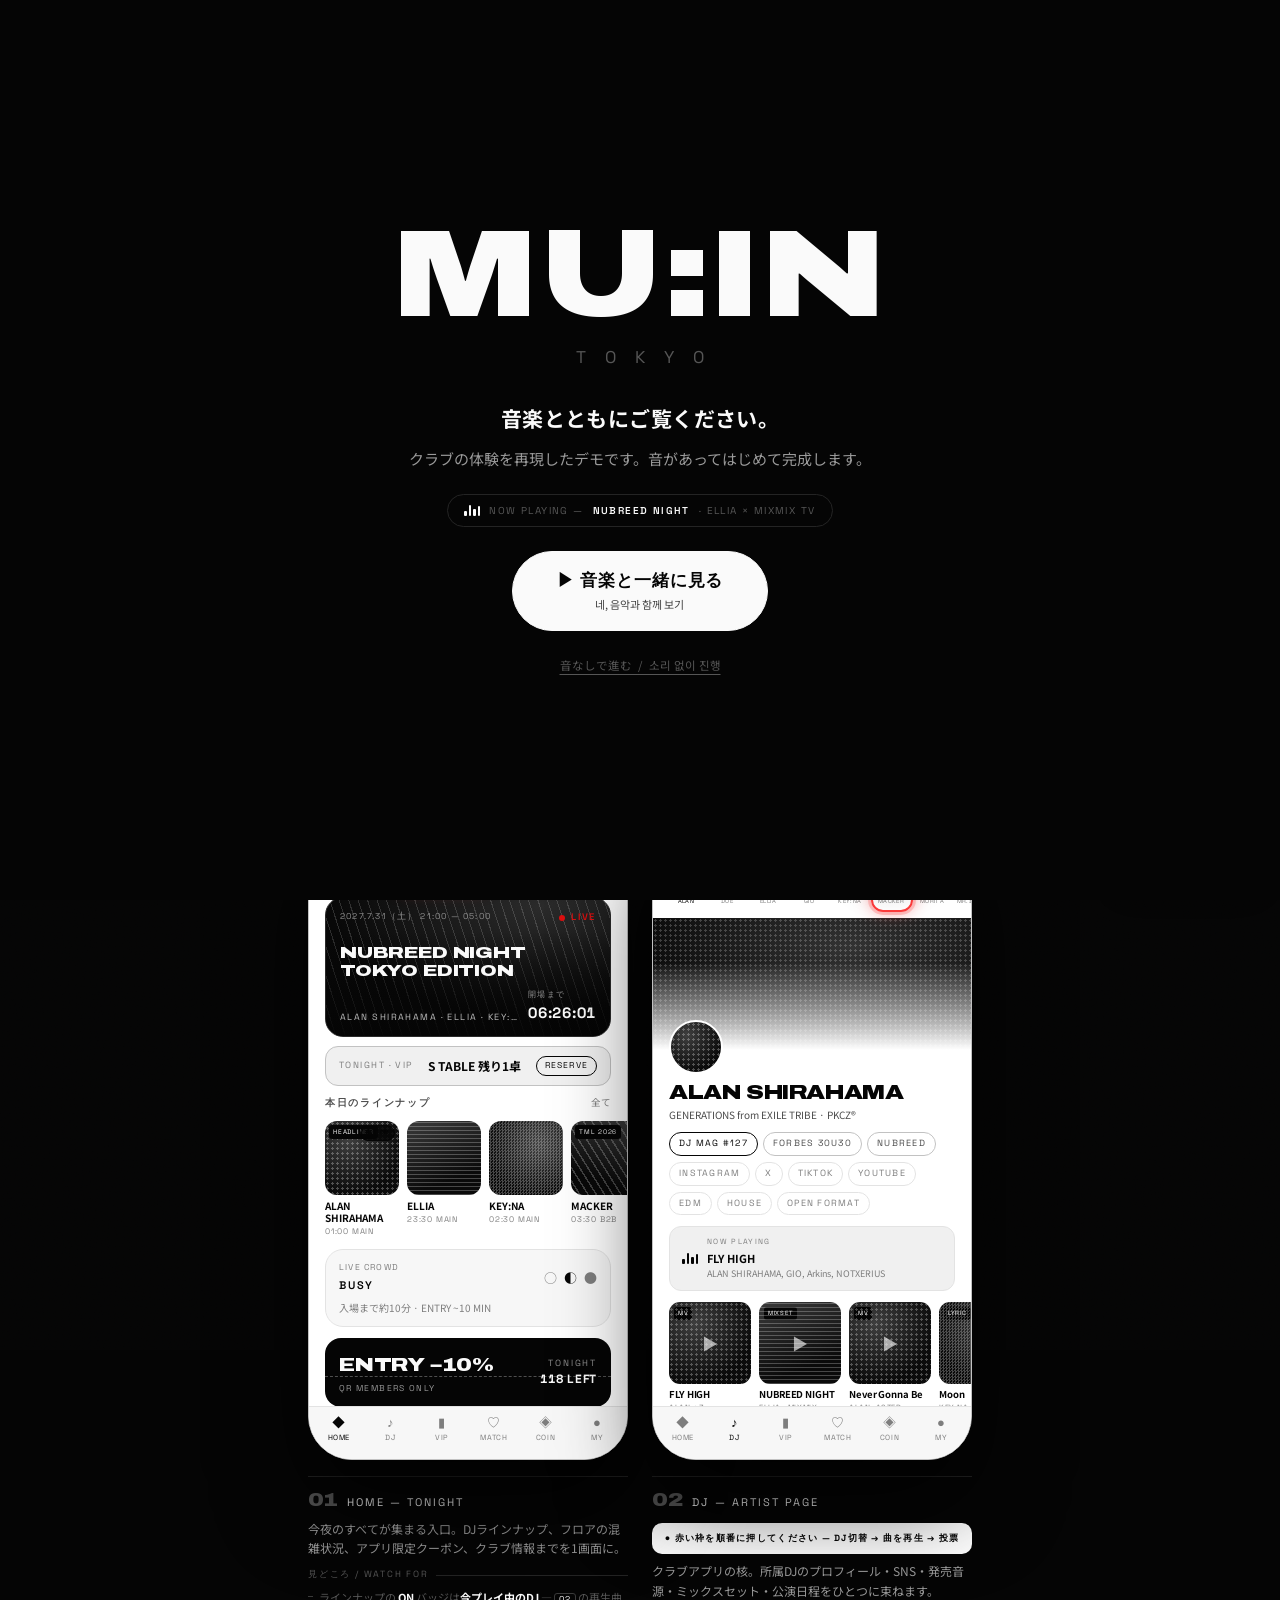
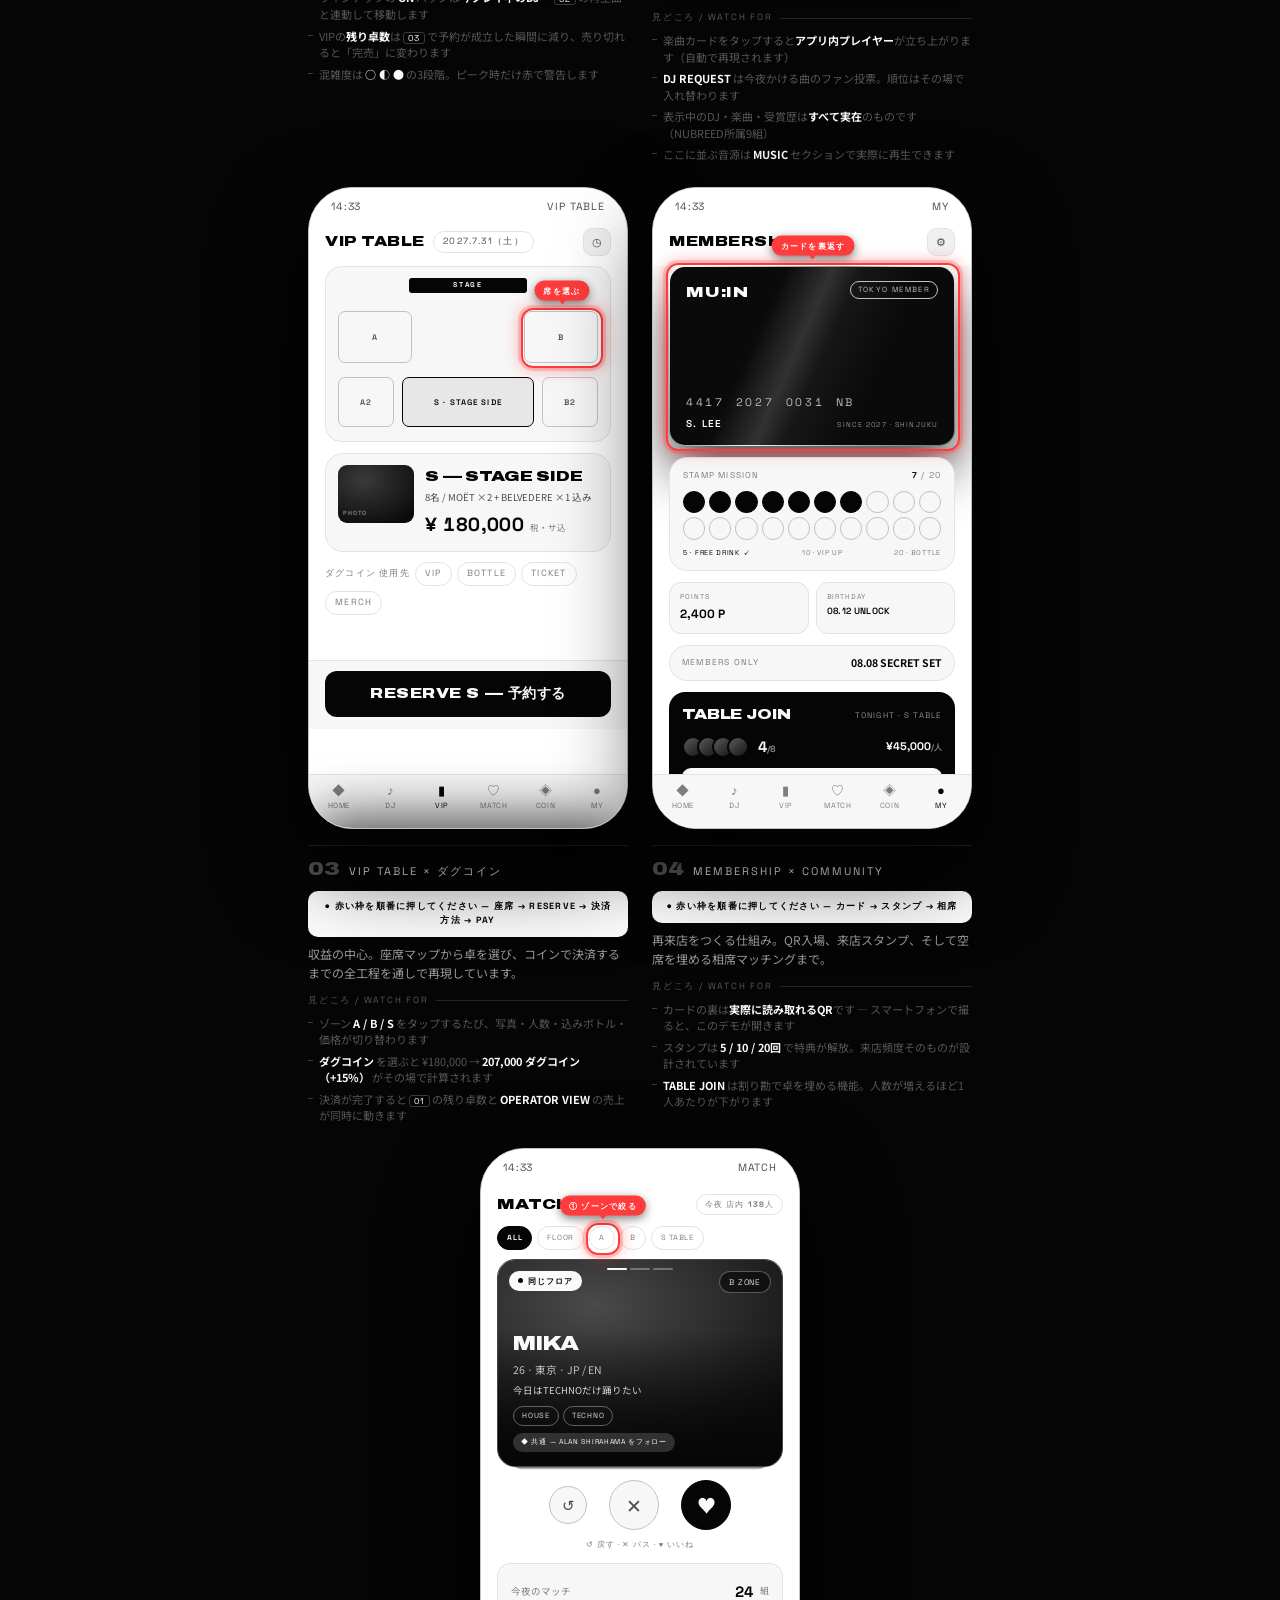
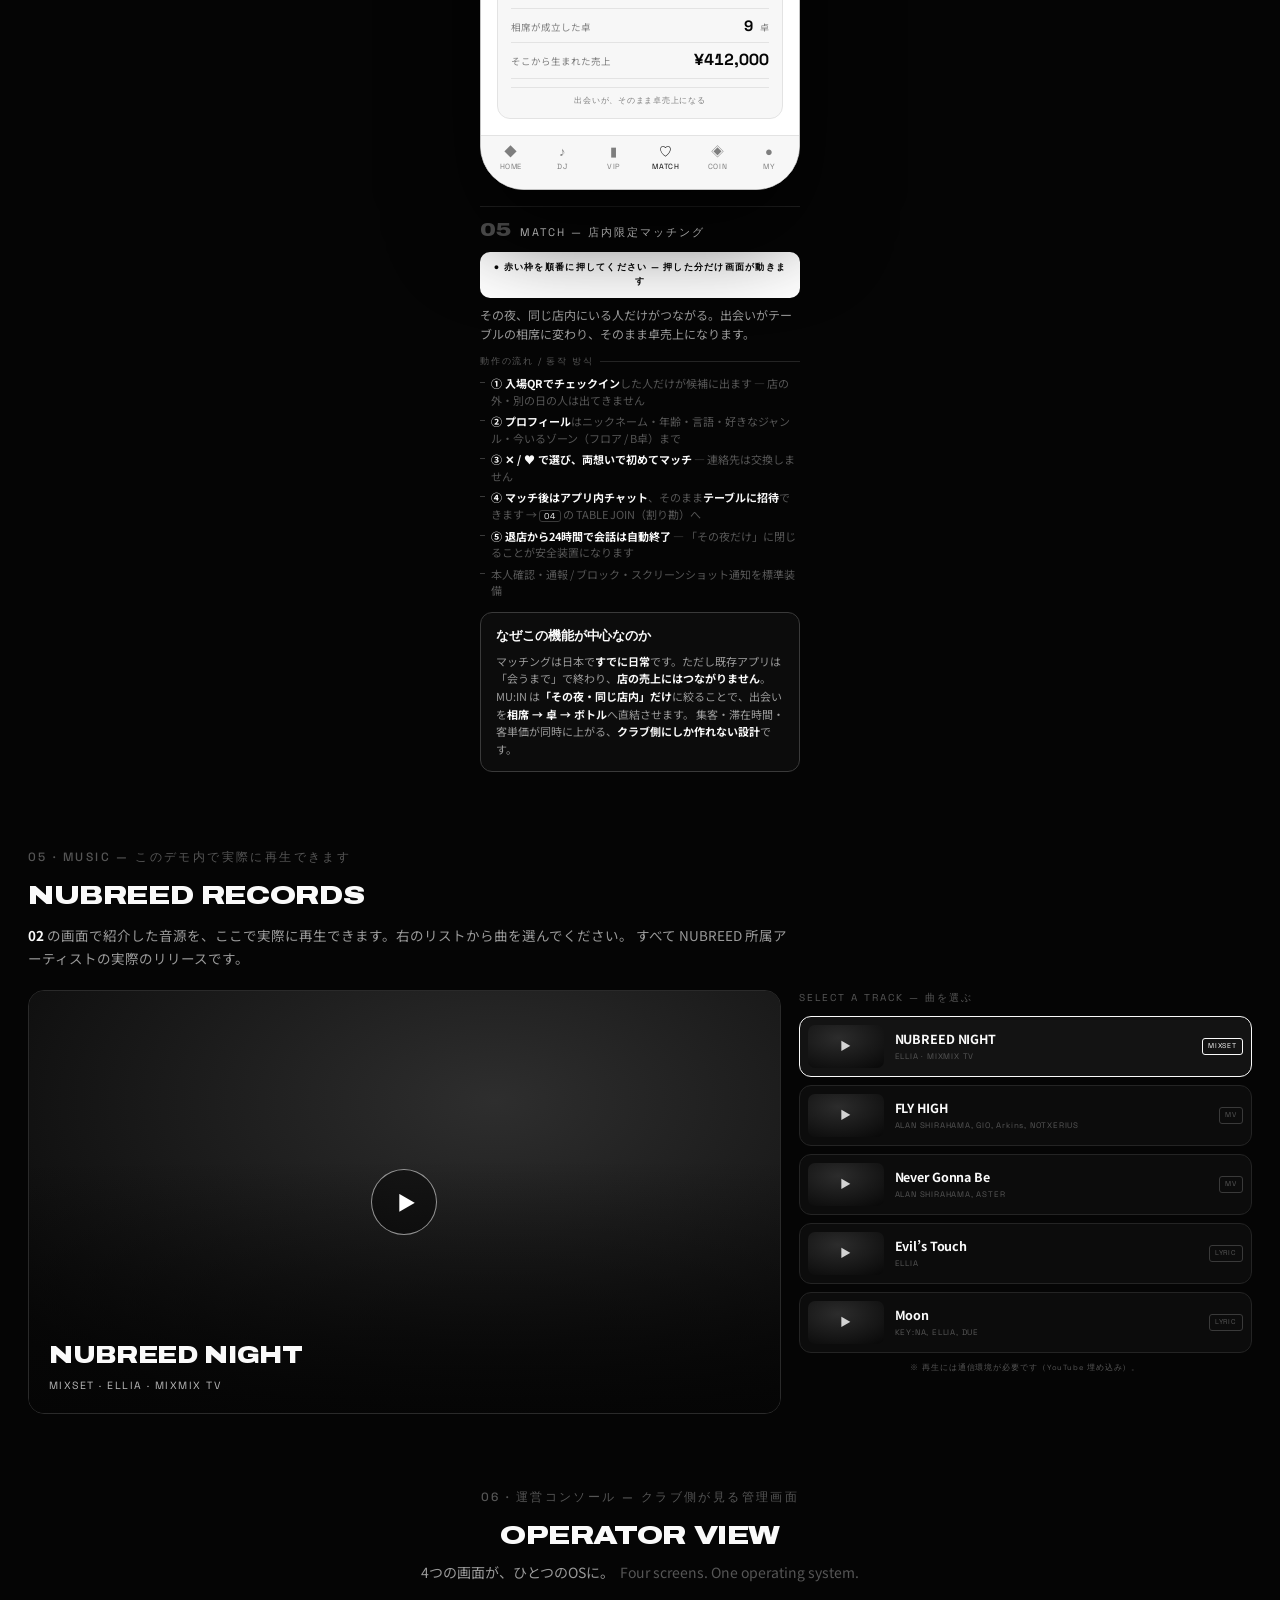
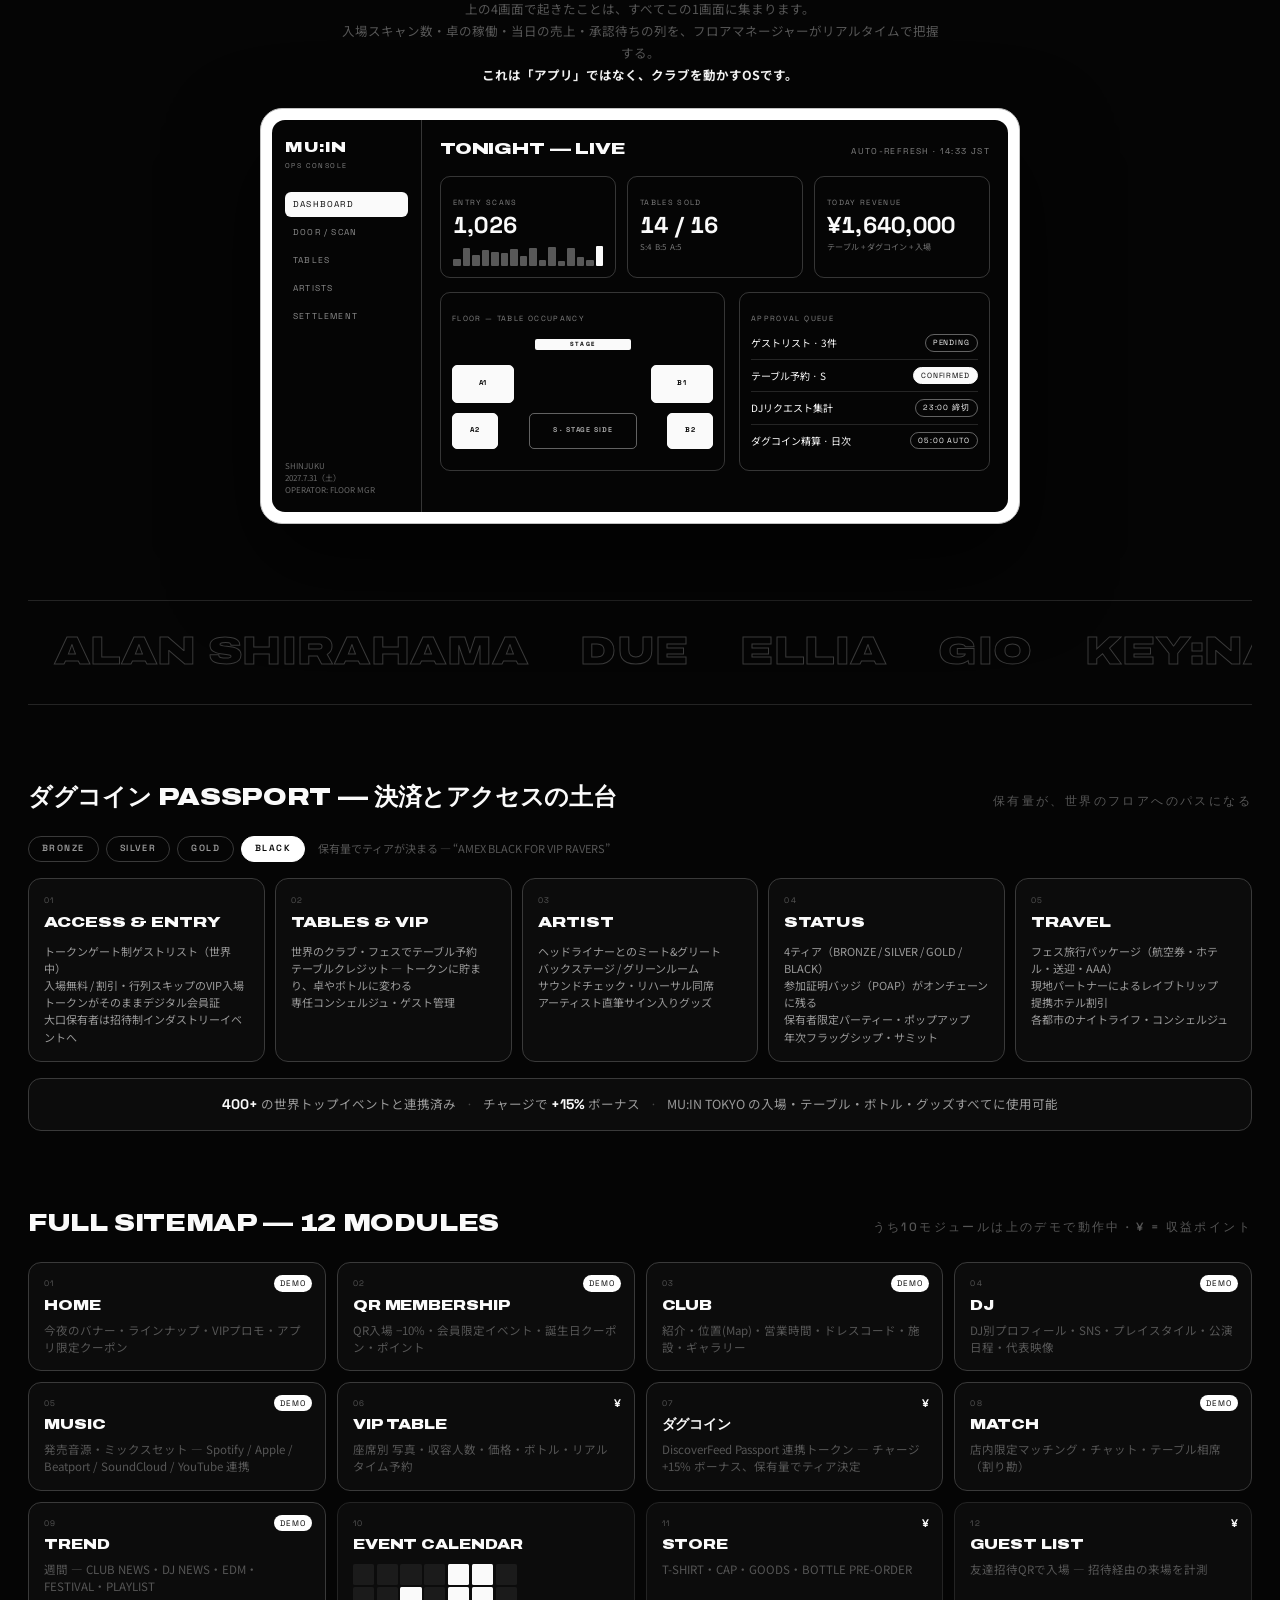
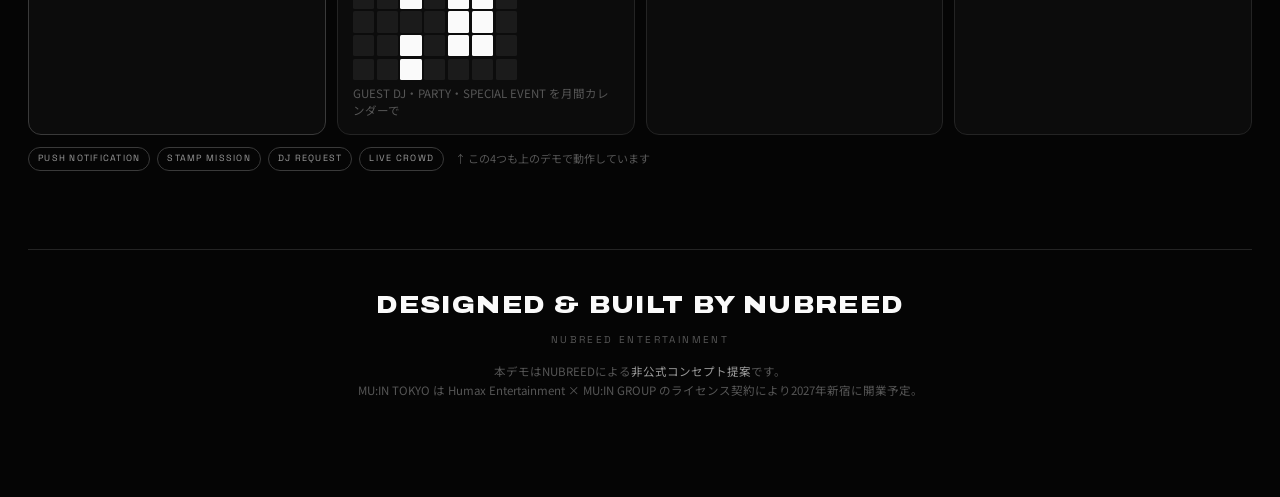
<file: index.html>
<!DOCTYPE html>
<html lang="ja">
<head>
<meta charset="UTF-8">
<meta name="viewport" content="width=device-width, initial-scale=1.0">
<title>MU:IN TOKYO — App Concept by NUBREED</title>
<meta name="description" content="MU:IN TOKYO アプリコンセプト — メンバーシップ・VIPテーブル・店内マッチング・ダグコイン決済まで実際に動作するデモ。Proposed by NUBREED.">
<meta property="og:type" content="website">
<meta property="og:title" content="MU:IN TOKYO — アプリコンセプト by NUBREED">
<meta property="og:description" content="新宿、二〇二七。QR入場・VIPテーブル予約・店内マッチング・ダグコイン決済まで、実際に動作するアプリコンセプト。">
<meta property="og:image" content="og.png">
<meta property="og:image:width" content="1200">
<meta property="og:image:height" content="630">
<meta name="twitter:card" content="summary_large_image">
<meta name="robots" content="noindex">
<meta name="theme-color" content="#050505">
<link rel="preconnect" href="https://fonts.googleapis.com">
<link rel="preconnect" href="https://fonts.gstatic.com" crossorigin>
<link href="https://fonts.googleapis.com/css2?family=Archivo:wdth,wght@62..125,100..900&family=Noto+Sans+JP:wght@400;500;700&family=Noto+Sans+KR:wght@400;500&family=Space+Grotesk:wght@500;600;700&display=swap" rel="stylesheet">
<style>
@font-face{font-family:'ArchivoX';src:url([data-uri]) format('woff2');font-weight:600 900;font-stretch:100% 125%;font-display:swap}

/* ═════════════ TOKENS — MONO:TONE ═════════════
   WHITE ⇄ BLACK 반전 토글. **버튼 이름 = 기기 화면의 색**이고, 셸(바깥)은 언제나 그 반대다.
     WHITE 버튼 → 기기 화면 흰색 / 바깥 검정
     BLACK 버튼 → 기기 화면 검정 / 바깥 흰색  (html[data-theme="dark"])
   기기 토큰은 .phone,.tablet 에서 재선언하고, BLACK은 그 위에 오버라이드로 뒤집는다.
   ⚠️ 예전의 "기기 내부는 항상 다크로 고정" 원칙은 2026-08-02 폐기됐다 — 되돌리지 말 것. */
:root{
  /* ── WHITE 버튼 (기본) — 화면은 흰색, 바깥은 검정 ──
     버튼 이름은 '기기 화면'의 색이고, 셸은 언제나 그 반대다. */
  --k-0:#050505; --k-1:#0C0C0C; --k-2:#131313; --k-3:#1B1B1B;
  --line:#242424; --line-hi:#3A3A3A;
  --tx-1:#FAFAFA; --tx-2:#9A9A9A; --tx-3:#565656;
  --shiro:#FFFFFF; --shiro-t:#050505;
  --stroke:#1B1B1B;
  --spotc:rgba(255,255,255,.06);
  --grain-op:.07; --grain-blend:overlay;
  --dev-shadow:0 40px 90px rgba(0,0,0,.75),inset 0 1px 0 rgba(255,255,255,.06);
  --aka:#FF2A2A;
  --gin:linear-gradient(135deg,#FFFFFF 0%,#8E8E8E 38%,#F2F2F2 55%,#6B6B6B 100%);
  --beat:462ms;
  --ease:cubic-bezier(.16,1,.3,1);
  --disp:'ArchivoX','Archivo','Arial Narrow',sans-serif;
  --jp:'Noto Sans JP','Hiragino Kaku Gothic ProN',sans-serif;
  --ko:'Noto Sans KR','Malgun Gothic','Apple SD Gothic Neo',sans-serif;
  --label:'Space Grotesk','Archivo',monospace;
  --body:'Noto Sans JP','Archivo',-apple-system,sans-serif;
}
/* ── BLACK 버튼 — 화면은 검정, 바깥은 흰색 ── */
html[data-theme="dark"]{
  --k-0:#FFFFFF; --k-1:#F7F7F7; --k-2:#F0F0F0; --k-3:#E7E7E7;
  --line:#E3E3E3; --line-hi:#C2C2C2;
  --tx-1:#050505; --tx-2:#4C4C4C; --tx-3:#7E7E7E;
  --shiro:#050505; --shiro-t:#FAFAFA;
  --stroke:#E6E6E6;
  --spotc:rgba(0,0,0,.045);
  --grain-op:.05; --grain-blend:multiply;
  --dev-shadow:0 26px 60px rgba(0,0,0,.26),0 2px 8px rgba(0,0,0,.10);
  --aka:#DE0F0F;
}
/* ── 기기 내부도 테마를 따른다 (블랙 & 화이트 컨셉) ──
   color를 반드시 명시할 것. 기기 안 텍스트 상당수가 색을 상속으로 받는다. */
/* WHITE 버튼 — 기기 화면은 흰색 (셸은 검정) */
.phone,.tablet{
  --k-0:#FFFFFF; --k-1:#F7F7F7; --k-2:#F0F0F0; --k-3:#E7E7E7;
  --line:#E3E3E3; --line-hi:#C2C2C2;
  --tx-1:#050505; --tx-2:#4C4C4C; --tx-3:#7E7E7E;
  --shiro:#050505; --shiro-t:#FAFAFA;
  --aka:#DE0F0F;
  color:var(--tx-1);
}
/* BLACK 버튼 — 기기 화면은 검정 (셸은 흰색) */
html[data-theme="dark"] .phone, html[data-theme="dark"] .tablet{
  --k-0:#050505; --k-1:#0C0C0C; --k-2:#131313; --k-3:#1B1B1B;
  --line:#242424; --line-hi:#3A3A3A;
  --tx-1:#FAFAFA; --tx-2:#9A9A9A; --tx-3:#565656;
  --shiro:#FFFFFF; --shiro-t:#050505;
  --aka:#FF2A2A;
}
/* ── 사진·포스터·영상처럼 '언제나 어두운 면' ──
   테마와 무관하게 이 안의 글자는 밝게 유지해야 읽힌다. */
.banner,.cover,.pcard,.evcard .po,.mstage,.pimg,.matched,.udi,.gal,.art{
  --tx-1:#FAFAFA; --tx-2:#BDBDBD; --tx-3:#8E8E8E; --line:#2A2A2A; --line-hi:#454545;
  color:#FAFAFA;
}
/* 반전 블록(.inv) 내부의 옅은 선·면 — 배경색이 테마마다 뒤집히므로 따로 잡는다 */
.inv{ --inv-line:rgba(5,5,5,.16); --inv-soft:rgba(5,5,5,.10); }
html:not([data-theme="dark"]) .phone .inv{ --inv-line:rgba(250,250,250,.30); --inv-soft:rgba(250,250,250,.16); }
/* ═════════════ 언어 전환 — 병기 대신 한 언어씩 ═════════════ */
/* 숨김/표시는 다른 어떤 규칙보다 우선해야 한다.
   기존 스타일시트에 .howto .g p span{display:block} 같이 더 강한 선택자가 흩어져 있어
   우선순위 싸움 대신 !important 로 확정한다. */
.L{display:none !important}
html[data-lang="ja"] .L-ja,
html[data-lang="ko"] .L-ko,
html[data-lang="en"] .L-en,
html[data-lang="zh"] .L-zh{display:inline !important}
/* 한국어가 '보조선'이 아니라 본문이 될 때는 본문 크기·색으로 */
html[data-lang="ko"] .L-ko{font-family:var(--ko);font-size:inherit;color:inherit;margin-top:0;line-height:inherit}
.L-en{font-family:var(--body)}
.L-zh{font-family:'Noto Sans SC','Microsoft YaHei','PingFang SC','Hiragino Sans GB',sans-serif}
.langtog{display:flex;gap:2px;border:1px solid var(--line-hi);border-radius:999px;padding:2px;background:var(--k-0)}
.langtog button{font-family:var(--label);font-size:9px;letter-spacing:.08em;font-weight:700;
  padding:6px 9px;border:0;border-radius:999px;background:transparent;color:var(--tx-3);cursor:pointer;
  transition:background .25s var(--ease),color .25s var(--ease);white-space:nowrap}
.langtog button.on{background:var(--tx-1);color:var(--k-0)}
@media(max-width:719px){ .langtog button{font-size:8px;padding:5px 7px} }

html{transition:background-color .45s var(--ease)}
*{margin:0;padding:0;box-sizing:border-box}
html{scroll-behavior:smooth}
body{background:var(--k-0);color:var(--tx-1);font-family:var(--body);font-size:14.5px;line-height:1.55;
  -webkit-font-smoothing:antialiased;overflow-x:hidden}
.wrap{max-width:1416px;margin:0 auto;padding:0 28px 110px;position:relative;z-index:2}

/* ═════════════ 공용 유틸 ═════════════ */
.lb{font-family:var(--label);font-size:12px;letter-spacing:.2em;text-transform:uppercase;color:var(--tx-3);font-weight:500}
.dsp{font-family:var(--disp);font-weight:900;font-stretch:125%;letter-spacing:-.01em}
.num{font-family:var(--label);font-variant-numeric:tabular-nums;letter-spacing:.06em}
.jp{font-family:var(--jp)}
.sec{margin-top:84px}
.sec>.lb{display:block;margin-bottom:16px;color:var(--tx-2)}
.sec h2{font-family:var(--disp);font-weight:900;font-stretch:125%;font-size:30px;letter-spacing:-.015em;margin-bottom:8px}
.sec .sub{color:var(--tx-2);font-size:13.5px;max-width:680px}
.inner{max-width:1180px}
/* 한국어 병기 — 일본어가 주(主), 한국어는 작은 보조선 */
.ko{display:block;font-family:var(--ko);font-weight:400;font-size:10.5px;color:var(--tx-3);opacity:1;
  letter-spacing:0;margin-top:3px;line-height:1.5}
.ko b{color:var(--tx-2);font-weight:500}
.howto .h .ko{font-size:12.5px;margin-top:6px}
.howto .g .ko{font-size:11.5px}
.pcap .ds .ko{font-size:11px}
.pcap li .ko{font-size:10px;margin-top:3px}
.opcap .ko{font-size:12px;margin-top:9px;color:var(--tx-3)}
.smap .hd .ko{font-size:11px}
.sc .d .ko{font-size:10px}
.smicro .ko{font-size:11px;margin-top:3px}
.credit .ko{font-size:11.5px;margin-top:10px}

/* ═════════════ 배경 레이어 (그레인 · 스포트라이트 · 플래시) ═════════════ */
.grain{position:fixed;inset:-50%;z-index:1;pointer-events:none;opacity:var(--grain-op);mix-blend-mode:var(--grain-blend);
  background-image:url("data:image/svg+xml,%3Csvg xmlns='http://www.w3.org/2000/svg' width='300' height='300'%3E%3Cfilter id='n'%3E%3CfeTurbulence type='fractalNoise' baseFrequency='.85' numOctaves='4' stitchTiles='stitch'/%3E%3C/filter%3E%3Crect width='300' height='300' filter='url(%23n)'/%3E%3C/svg%3E");
  animation:grainshift 6s steps(6) infinite}
@keyframes grainshift{
  0%{transform:translate(0,0)}   16%{transform:translate(-3%,2%)}  32%{transform:translate(2%,-3%)}
  48%{transform:translate(-2%,-2%)} 64%{transform:translate(3%,1%)} 80%{transform:translate(-1%,3%)}
  100%{transform:translate(0,0)}}
.spot{position:fixed;inset:0;z-index:1;pointer-events:none;opacity:0;transition:opacity .6s var(--ease);
  background:radial-gradient(360px circle at var(--mx,50%) var(--my,30%),var(--spotc),transparent 68%)}
.spot.on{opacity:1}
.flash{position:fixed;inset:0;z-index:70;background:var(--shiro);opacity:0;pointer-events:none}
.flash.on{animation:flashout 340ms linear 1}
@keyframes flashout{0%{opacity:.90}22%{opacity:.90}100%{opacity:0}}

/* ═════════════ 진입 게이트 ═════════════
   브라우저는 사용자 조작 없는 소리 재생을 막는다. 그래서 첫 화면에서 동의를 받고,
   그 클릭(= user gesture)으로 소리 있는 재생을 시작한다.
   JS가 죽어도 페이지가 막히지 않도록 기본은 display:none, 스크립트가 켠다. */
.gate{position:fixed;inset:0;z-index:110;background:var(--k-0);display:none;place-items:center;
  text-align:center;padding:28px;transition:clip-path .62s var(--ease)}
html.gate-on .gate{display:grid}
.gate.out{clip-path:inset(0 0 0 100%);pointer-events:none}
.gate .glogo{font-family:var(--disp);font-weight:900;font-stretch:125%;font-size:min(15vw,124px);
  line-height:.9;letter-spacing:.015em;color:var(--tx-1)}
.gate .gsub{font-family:var(--label);font-size:min(3.2vw,17px);letter-spacing:.44em;color:var(--tx-3);
  margin-top:13px;padding-left:.44em}
.gate .gmsg{font-family:var(--jp);font-size:15px;color:var(--tx-2);margin-top:30px;line-height:1.75;
  max-width:520px;margin-left:auto;margin-right:auto}
.gate .gmsg b{display:block;font-size:21px;color:var(--tx-1);font-weight:700;margin-bottom:9px;letter-spacing:.02em}
.gate .gmsg .ko{font-size:12.5px;margin-top:9px;color:var(--tx-3)}
.gate .gmsg .ko b{display:inline;font-size:12.5px;color:var(--tx-2);margin:0}
.gate .gnow{display:inline-flex;align-items:center;gap:9px;margin-top:22px;padding:8px 16px;
  border:1px solid var(--line);border-radius:999px;
  font-family:var(--label);font-size:10px;letter-spacing:.14em;color:var(--tx-3)}
.gate .gnow b{color:var(--tx-1);font-weight:600}
.gate .gnow .eq i{background:var(--tx-1)}
.gate .gbtns{display:flex;justify-content:center;margin-top:24px}
.gate .gp{font-family:var(--disp);font-weight:900;font-stretch:125%;font-size:17px;letter-spacing:.05em;
  border-radius:999px;padding:19px 44px;cursor:pointer;border:1px solid var(--tx-1);line-height:1.2;
  background:var(--tx-1);color:var(--k-0);
  transition:transform .25s var(--ease),box-shadow .3s var(--ease);
  animation:gpulse 2.4s ease-in-out infinite}
@keyframes gpulse{0%,100%{box-shadow:0 0 0 0 rgba(128,128,128,.32)}50%{box-shadow:0 0 0 12px rgba(128,128,128,0)}}
.gate .gp small{display:block;font-family:var(--ko);font-weight:400;font-size:11px;
  letter-spacing:0;opacity:.75;margin-top:6px}
.gate .gp:hover{transform:translateY(-2px)}
.gate .gskip{display:block;margin:18px auto 0;background:none;border:0;cursor:pointer;padding:8px 10px;
  font-family:var(--ko);font-size:11.5px;color:var(--tx-3);text-decoration:underline;text-underline-offset:4px}
.gate .gskip:hover{color:var(--tx-2)}
@media(max-width:719px){
  .gate .gmsg{font-size:13.5px;margin-top:24px}
  .gate .gmsg b{font-size:18px}
  .gate .gp{padding:17px 30px;font-size:15px}
}

/* 화면을 따라다니는 컨트롤 (소리 · 테마) */
.floatui{position:fixed;right:20px;bottom:20px;z-index:80;display:flex;gap:10px;align-items:center}
.sndtog{font-family:var(--label);font-size:10px;letter-spacing:.16em;font-weight:600;cursor:pointer;
  padding:10px 15px;border-radius:999px;border:1px solid var(--line-hi);background:var(--k-0);
  color:var(--tx-2);line-height:1;box-shadow:0 10px 30px rgba(0,0,0,.20);
  transition:background .25s var(--ease),color .25s var(--ease),border-color .25s var(--ease)}
.sndtog.on{background:var(--tx-1);color:var(--k-0);border-color:var(--tx-1)}
@media(max-width:719px){.floatui{right:12px;bottom:12px;gap:7px}.sndtog{padding:9px 12px;font-size:9px}}
@media print{.floatui{display:none}}

/* ═════════════ HERO ═════════════ */
.hero{position:relative;min-height:min(54vh,460px);display:flex;flex-direction:column;justify-content:center;
  padding:70px 0 30px;overflow:hidden}
.hero .otl{position:absolute;inset:0;z-index:0;display:grid;place-items:center;pointer-events:none;
  animation:drift 40s ease-in-out infinite alternate}
@keyframes drift{from{transform:translateX(-3.5%)}to{transform:translateX(3.5%)}}
.hero .otl span{white-space:nowrap;font-family:var(--disp);font-weight:900;font-stretch:125%;
  font-size:min(29vw,330px);line-height:1;letter-spacing:.03em;color:transparent;
  -webkit-text-stroke:1px var(--stroke);user-select:none;display:block}
.hero .in{position:relative;z-index:1}
.logo{font-family:var(--disp);font-weight:900;font-stretch:125%;font-size:min(15.5vw,146px);line-height:.88;
  letter-spacing:.015em;color:var(--shiro)}
.logo .cl{display:inline-block;animation:beat var(--beat) ease-in-out infinite alternate}
@keyframes beat{from{opacity:1}to{opacity:.14}}
.logo-sub{font-family:var(--label);font-weight:500;font-size:min(3.2vw,19px);letter-spacing:.44em;
  color:var(--tx-2);margin-top:15px;padding-left:.44em}
.hero .kick{margin-top:26px;font-family:var(--label);font-size:11.5px;letter-spacing:.22em;color:var(--tx-3)}
.hero .kick b{color:var(--tx-1);font-weight:600}
.hero .jpline{margin-top:12px;font-family:var(--jp);font-size:15px;color:var(--tx-2);letter-spacing:.14em}
.hero .liveline{margin-top:20px;display:flex;gap:14px;align-items:center;flex-wrap:wrap}
.hero .liveline .t{font-family:var(--label);font-size:11px;letter-spacing:.16em;color:var(--tx-2);
  border:1px solid var(--line);border-radius:999px;padding:6px 14px}
.hero .liveline .t i{font-style:normal;color:var(--tx-1)}

/* ═════════════ ROADMAP ═════════════ */
.road{display:flex;align-items:center;gap:0;flex-wrap:wrap;padding:24px 0 4px;border-top:1px solid var(--line)}
.road .st{display:flex;align-items:center;gap:9px;font-family:var(--label);font-size:11px;letter-spacing:.16em;color:var(--tx-3)}
.road .st u{width:5px;height:5px;border-radius:50%;background:var(--line-hi);text-decoration:none;flex:none}
.road .st.now{color:var(--tx-1)}
.road .st.now u{background:var(--aka);animation:dotbeat var(--beat) ease-in-out infinite alternate}
@keyframes dotbeat{from{opacity:1;transform:scale(1)}to{opacity:.45;transform:scale(.7)}}
.road .ar{flex:1;min-width:22px;height:1px;background:var(--line);margin:0 14px}

/* ═════════════ TONIGHT 스탯 스트립 (반전) ═════════════ */
.stats{margin-top:22px;background:var(--shiro);color:var(--shiro-t);border-radius:16px;padding:18px 26px;
  display:flex;flex-wrap:wrap;align-items:center;gap:10px 34px}
.stats .k{font-family:var(--label);font-size:11px;letter-spacing:.2em;color:var(--shiro-t);opacity:.6;display:block}
.stats .v{font-family:var(--label);font-weight:700;font-size:20px;letter-spacing:.03em;font-variant-numeric:tabular-nums;color:var(--shiro-t)}
.stats .sp{flex:1;min-width:0}
.stats .tag{font-family:var(--label);font-size:10.5px;letter-spacing:.18em;color:var(--shiro-t);opacity:.55;text-align:right}

/* ═════════════ PHONES ═════════════ */
.phones{display:flex;flex-wrap:wrap;gap:24px;justify-content:center;max-width:664px;margin:0 auto}
@media(min-width:1400px){.phones{max-width:1352px}}
.pcol{width:320px;flex:none}
.phone{width:320px;border-radius:44px;border:1px solid var(--line-hi);background:var(--k-0);position:relative;
  box-shadow:var(--dev-shadow);overflow:hidden;
  transition:transform .35s var(--ease)}
.phone.hit{transform:scale(1.02)}
.screen{height:640px;overflow:hidden;display:flex;flex-direction:column;position:relative;background:var(--k-0)}
.statusbar{height:38px;flex:none;display:flex;justify-content:space-between;align-items:center;padding:0 22px;
  font-family:var(--label);font-size:10.5px;color:var(--tx-2);letter-spacing:.08em}
/* 폰별 설명 카드 — 처음 보는 사람이 화면을 즉시 이해하도록 */
.pcap{margin-top:16px;border-top:1px solid var(--line);padding-top:13px}
.pcap .ix{display:flex;align-items:baseline;gap:9px}
.pcap .ix b{font-family:var(--disp);font-weight:900;font-stretch:125%;font-size:19px;line-height:1;color:var(--tx-3)}
.pcap .ix span{font-family:var(--label);font-size:11px;letter-spacing:.18em;color:var(--tx-1)}
.pcap .ds{font-family:var(--jp);font-size:12px;color:var(--tx-2);margin-top:7px;line-height:1.62}
.pcap .wl{font-family:var(--label);font-size:9px;letter-spacing:.2em;color:var(--tx-3);margin-top:11px;
  display:flex;align-items:center;gap:7px}
.pcap .wl:after{content:'';flex:1;height:1px;background:var(--line)}
.pcap ul{margin-top:7px;display:flex;flex-direction:column;gap:5px;list-style:none}
.pcap li{font-family:var(--jp);font-size:11px;color:var(--tx-3);line-height:1.5;padding-left:11px;position:relative}
.pcap li:before{content:'';position:absolute;left:0;top:7px;width:5px;height:1px;background:var(--line-hi)}
.pcap li b{color:var(--tx-1);font-weight:700}
.pcap li em{font-style:normal;font-family:var(--label);font-size:8.5px;letter-spacing:.1em;
  color:var(--tx-1);border:1px solid var(--line-hi);border-radius:3px;padding:0 4px}

/* 이 데모의 보는 법 */
.howto{margin-top:30px;margin-bottom:34px;border:1px solid var(--line);border-radius:16px;background:var(--k-1);
  padding:20px 24px}
.howto .h{display:flex;align-items:baseline;gap:12px;flex-wrap:wrap}
.howto .h .t{font-family:var(--disp);font-weight:900;font-stretch:125%;font-size:16px;letter-spacing:-.005em}
.howto .h .j{font-family:var(--jp);font-size:13px;color:var(--tx-3)}
.howto .g{display:grid;grid-template-columns:repeat(3,1fr);gap:16px;margin-top:15px}
.howto .g>div{display:flex;gap:11px;align-items:flex-start}
.howto .g b{font-family:var(--label);font-size:11px;font-weight:700;letter-spacing:.06em;color:var(--tx-3);
  border:1px solid var(--line-hi);border-radius:5px;padding:2px 6px;flex:none;line-height:1.3}
.howto .g p{font-family:var(--jp);font-size:13px;line-height:1.6;color:var(--tx-1)}
.howto .g p span{display:block;color:var(--tx-3);font-size:11.5px;margin-top:3px}
@media(max-width:900px){.howto .g{grid-template-columns:1fr}}

/* 앱 헤더 */
.ahead{display:flex;justify-content:space-between;align-items:center;padding:2px 16px 10px;flex:none}
.ahead .lg{font-family:var(--disp);font-weight:900;font-stretch:125%;font-size:16px;letter-spacing:.04em}
.ahead .cty{font-family:var(--label);font-size:9px;letter-spacing:.16em;color:var(--tx-2);
  border:1px solid var(--line);border-radius:999px;padding:3px 9px;margin-left:8px}
.ic{width:28px;height:28px;border-radius:9px;background:var(--k-2);border:1px solid var(--line);
  display:grid;place-items:center;font-size:11px;color:var(--tx-2);position:relative}
.ic u{position:absolute;top:5px;right:5px;width:4px;height:4px;border-radius:50%;background:var(--tx-1)}

/* 탭바 */
.tabbar{margin-top:auto;flex:none;display:flex;border-top:1px solid var(--line);background:var(--k-1);padding:9px 4px 16px}
.tab{flex:1;text-align:center;font-family:var(--label);font-size:8px;letter-spacing:.12em;color:var(--tx-3)}
.tab i{display:block;font-size:13px;font-style:normal;margin-bottom:3px;line-height:1}
.tab.on{color:var(--tx-1)}

/* 공용 카드/칩/배지 */
.card{border:1px solid var(--line);border-radius:18px;background:var(--k-1);position:relative;overflow:hidden}
.card:before{content:'';position:absolute;top:0;left:12px;right:12px;height:1px;background:rgba(255,255,255,.055)}
.chip{font-family:var(--label);font-size:9px;letter-spacing:.14em;padding:4px 9px;border-radius:999px;
  border:1px solid var(--line-hi);color:var(--tx-2);display:inline-block;white-space:nowrap}
.chip.gh{border-color:var(--line);color:var(--tx-3)}
.chip.w{border-color:var(--tx-1);color:var(--tx-1)}
.mini{font-family:var(--label);font-size:8.5px;letter-spacing:.14em;color:var(--tx-3)}
.inv{background:var(--shiro);color:var(--shiro-t);border-radius:16px;position:relative;overflow:hidden}
.inv .k{font-family:var(--label);font-size:9px;letter-spacing:.2em;opacity:.55}
.live{display:inline-flex;align-items:center;gap:6px;font-family:var(--label);font-size:9.5px;letter-spacing:.18em;
  color:var(--aka);font-weight:600}
.live i{width:6px;height:6px;border-radius:50%;background:var(--aka);animation:pulse var(--beat) ease-in-out infinite alternate}
.live.mute{color:var(--tx-1)}
.live.mute i{background:var(--tx-1)}
@keyframes pulse{from{opacity:1;transform:scale(1)}to{opacity:.4;transform:scale(.72)}}
.eq{display:inline-flex;align-items:flex-end;gap:2px;height:11px;flex:none}
.eq i{width:2.5px;border-radius:1px;background:var(--tx-1);transform-origin:bottom;
  animation:eqb var(--beat) ease-in-out infinite alternate}
.eq i:nth-child(1){height:5px}.eq i:nth-child(2){height:11px;animation-delay:.11s}
.eq i:nth-child(3){height:7px;animation-delay:.23s}.eq i:nth-child(4){height:10px;animation-delay:.34s}
@keyframes eqb{from{transform:scaleY(.3)}to{transform:scaleY(1)}}
.tap{position:absolute;width:32px;height:32px;border-radius:50%;border:2px solid rgba(255,255,255,.95);
  background:rgba(255,255,255,.26);z-index:40;opacity:0;pointer-events:none}
.tap.show{animation:tapin .55s var(--ease) forwards}
@keyframes tapin{0%{opacity:0;transform:scale(1.7)}40%{opacity:1;transform:scale(.8)}100%{opacity:0;transform:scale(1.3)}}
.syncbadge{position:absolute;left:50%;bottom:78px;transform:translateX(-50%);z-index:45;opacity:0;
  font-family:var(--label);font-size:8.5px;letter-spacing:.16em;color:var(--shiro-t);background:var(--shiro);
  padding:5px 11px;border-radius:999px;white-space:nowrap;pointer-events:none}
.syncbadge.show{animation:sbin 1.6s var(--ease) forwards}
@keyframes sbin{0%{opacity:0;transform:translate(-50%,-6px)}14%,72%{opacity:1;transform:translate(-50%,0)}100%{opacity:0;transform:translate(-50%,-4px)}}

/* ── 텍스처 아바타 (색 대신 질감으로 구별) ── */
.av{width:100%;aspect-ratio:1;border-radius:12px;position:relative;overflow:hidden;background:var(--k-3)}
.av.rnd{border-radius:50%}
.av-alan{background:radial-gradient(circle at 32% 26%,#3E3E3E,#0B0B0B 72%)}
.av-alan:after{content:'';position:absolute;inset:0;opacity:.5;
  background-image:radial-gradient(rgba(255,255,255,.55) 1px,transparent 1.1px);background-size:5px 5px}
.av-ellia{background:linear-gradient(160deg,#3A3A3A,#0A0A0A 74%)}
.av-ellia:after{content:'';position:absolute;inset:0;opacity:.42;
  background-image:repeating-linear-gradient(0deg,rgba(255,255,255,.6) 0 1px,transparent 1px 4px)}
.av-keyna{background:radial-gradient(circle at 68% 30%,#454545,#080808 74%)}
.av-keyna:after{content:'';position:absolute;inset:0;opacity:.5;
  background-image:repeating-conic-gradient(rgba(255,255,255,.5) 0% 25%,transparent 0% 50%);background-size:3px 3px}
.av-macker{background:linear-gradient(200deg,#3C3C3C,#090909 76%)}
.av-macker:after{content:'';position:absolute;inset:0;opacity:.38;
  background-image:repeating-linear-gradient(58deg,rgba(255,255,255,.6) 0 1.5px,transparent 1.5px 7px)}
.av-gio{background:radial-gradient(circle at 40% 70%,#3A3A3A,#0A0A0A 72%)}
.av-gio:after{content:'';position:absolute;inset:0;opacity:.4;
  background-image:repeating-linear-gradient(90deg,rgba(255,255,255,.5) 0 1px,transparent 1px 6px)}
.av-due{background:linear-gradient(140deg,#333,#0A0A0A 70%)}
.av-x{background:radial-gradient(circle at 50% 34%,#2E2E2E,#070707 76%)}

/* ═════════════ P1 · HOME ═════════════ */
.p1 .fix{padding:0 16px;flex:none;display:flex;flex-direction:column;gap:9px}
.banner{border-radius:18px;overflow:hidden;position:relative;border:1px solid var(--line);height:140px;
  background:radial-gradient(120% 130% at 76% 6%,#2B2B2B,#080808 62%)}
.banner .tex{position:absolute;inset:0;opacity:.3;
  background-image:repeating-linear-gradient(72deg,rgba(255,255,255,.5) 0 1px,transparent 1px 9px)}
.banner .scrim{position:absolute;inset:0;background:linear-gradient(transparent 24%,rgba(5,5,5,.93))}
.banner .in{position:absolute;inset:0;padding:12px 14px;display:flex;flex-direction:column;justify-content:space-between}
.banner .t1{font-family:var(--disp);font-weight:900;font-stretch:125%;font-size:17px;line-height:1.08;letter-spacing:-.01em}
.banner .t2{font-family:var(--label);font-size:9px;letter-spacing:.16em;color:var(--tx-2);margin-top:4px;
  flex:1;min-width:0;white-space:nowrap;overflow:hidden;text-overflow:ellipsis;padding-right:8px}
.banner .cd{font-family:var(--label);font-weight:700;font-size:15px;letter-spacing:.05em;font-variant-numeric:tabular-nums}
.banner .cd small{display:block;font-size:8px;letter-spacing:.18em;color:var(--tx-3);font-weight:500;margin-bottom:1px}
.promo{display:flex;justify-content:space-between;align-items:center;padding:9px 13px;border-radius:13px;
  border:1px solid var(--line-hi);background:var(--k-2)}
.promo .l{font-family:var(--label);font-size:9px;letter-spacing:.16em;color:var(--tx-3)}
.promo .r{font-family:var(--jp);font-size:12px;font-weight:700;color:var(--tx-1)}
.promo.sold .r{color:var(--tx-3);text-decoration:line-through}
.promo .badge{font-family:var(--label);font-size:8.5px;letter-spacing:.14em;border:1px solid var(--tx-1);
  color:var(--tx-1);border-radius:999px;padding:2px 8px}
.p1 .scrollport{flex:1 1 0;min-height:0;overflow:hidden;padding:9px 16px 0}
.p1 .feed{display:flex;flex-direction:column;gap:11px;transition:transform .85s var(--ease)}
@keyframes browse{0%,12%{transform:translateY(0)}30%,42%{transform:translateY(-132px)}
  58%,70%{transform:translateY(-256px)}86%,100%{transform:translateY(0)}}
.shd{display:flex;justify-content:space-between;align-items:baseline}
.shd .t{font-family:var(--label);font-size:9.5px;letter-spacing:.18em;color:var(--tx-2);font-weight:600}
.shd .m{font-family:var(--jp);font-size:9.5px;color:var(--tx-3)}
.lineup{display:flex;gap:8px}
.lu{width:74px;flex:none;position:relative}
.lu .nm{font-size:10px;font-weight:700;margin-top:5px;letter-spacing:-.01em;line-height:1.2}
.lu .tm{font-family:var(--label);font-size:8px;letter-spacing:.1em;color:var(--tx-3);margin-top:1px}
.lu .hb{position:absolute;top:4px;left:4px;font-family:var(--label);font-size:6.5px;letter-spacing:.12em;
  background:var(--shiro);color:var(--shiro-t);padding:2px 4px;border-radius:3px}
.lu .onst{position:absolute;top:4px;right:4px;display:none;align-items:center;gap:2px;
  background:rgba(5,5,5,.85);border:1px solid var(--tx-1);border-radius:999px;padding:2px 5px}
.lu.on .onst{display:inline-flex}
.lu .onst b{font-family:var(--label);font-size:6px;letter-spacing:.1em;color:var(--tx-1);font-weight:600}
.lu .onst .eq{height:6px}.lu .onst .eq i{width:1.5px;height:6px}
.crowd{padding:11px 13px}
.crowd .rw{display:flex;justify-content:space-between;align-items:center}
.crowd .mt{display:flex;gap:7px;align-items:center}
.crowd .mt s{text-decoration:none;font-size:13px;color:var(--tx-3);line-height:1}
.crowd .mt s.a{color:var(--tx-1)}
.crowd .mt s.peak{color:var(--aka)}
.crowd .st{font-family:var(--label);font-size:11px;letter-spacing:.16em;color:var(--tx-1);font-weight:600}
.crowd .sub{font-family:var(--jp);font-size:10px;color:var(--tx-3);margin-top:6px}
.coupon{padding:12px 14px;display:flex;justify-content:space-between;align-items:center}
.coupon:after{content:'';position:absolute;left:0;right:0;bottom:30px;border-top:1px dashed var(--inv-line)}
.coupon .t1{font-family:var(--disp);font-weight:900;font-stretch:125%;font-size:19px;letter-spacing:-.01em}
.coupon .t2{font-family:var(--label);font-size:8.5px;letter-spacing:.16em;opacity:.6;margin-top:2px}
.coupon .rt{text-align:right}
.coupon .lft{font-family:var(--label);font-weight:700;font-size:12px;letter-spacing:.06em;font-variant-numeric:tabular-nums}
.clubc{padding:11px 13px}
.map{height:62px;border-radius:10px;position:relative;overflow:hidden;background:var(--k-2);
  background-image:linear-gradient(rgba(255,255,255,.055) 1px,transparent 1px),
                   linear-gradient(90deg,rgba(255,255,255,.055) 1px,transparent 1px);
  background-size:14px 14px;border:1px solid var(--line)}
.map .pin{position:absolute;left:56%;top:48%;width:7px;height:7px;border-radius:50%;background:var(--tx-1);
  transform:translate(-50%,-50%);box-shadow:0 0 0 4px rgba(250,250,250,.13)}
.map .rd{position:absolute;background:var(--line-hi);opacity:.55}
.gal{display:flex;gap:4px;margin-top:8px}
.gal i{flex:1;height:26px;border-radius:5px;background:linear-gradient(150deg,#2C2C2C,#0C0C0C)}
.gal i:nth-child(2){background:linear-gradient(30deg,#333,#0A0A0A)}
.gal i:nth-child(3){background:radial-gradient(circle at 40% 30%,#3A3A3A,#0A0A0A)}
.gal i:nth-child(4){background:linear-gradient(200deg,#2A2A2A,#101010)}
.trend{padding:10px 13px;display:flex;justify-content:space-between;align-items:center;gap:8px}
.toast{position:absolute;left:12px;right:12px;top:44px;z-index:44;opacity:0;pointer-events:none;
  background:#131313F2;border:1px solid var(--line-hi);border-radius:12px;padding:9px 12px;
  display:flex;align-items:center;gap:9px}
.toast.show{animation:toastin 3s var(--ease) forwards}
@keyframes toastin{0%{opacity:0;transform:translateY(-8px)}10%,80%{opacity:1;transform:translateY(0)}100%{opacity:0;transform:translateY(-6px)}}
.toast .tt{font-family:var(--jp);font-size:10.5px;color:var(--tx-1);flex:1;line-height:1.35}
.toast .tk{font-family:var(--label);font-size:8px;letter-spacing:.16em;color:var(--tx-3)}

/* ═════════════ P2 · DJ ═════════════ */
.p2 .scrollport{flex:1 1 0;min-height:0;overflow:hidden;position:relative}
.p2 .feed{display:flex;flex-direction:column;transition:transform .85s var(--ease)}
.roster{display:flex;gap:7px;padding:2px 16px 11px;overflow:hidden;flex:none}
.roster .r{width:34px;flex:none;text-align:center}
.roster .r .av{width:34px;height:34px}
.roster .r.on .av{box-shadow:0 0 0 2px var(--k-0),0 0 0 3.5px var(--tx-1)}
.roster .r .nm{font-family:var(--label);font-size:6px;letter-spacing:.06em;color:var(--tx-3);margin-top:4px;
  white-space:nowrap;overflow:hidden;text-overflow:ellipsis}
.roster .r.on .nm{color:var(--tx-1)}
.cover{height:132px;position:relative;flex:none;overflow:hidden;
  background:radial-gradient(110% 120% at 62% 22%,#333,#070707 66%)}
.cover .tex{position:absolute;inset:0;opacity:.34;
  background-image:radial-gradient(rgba(255,255,255,.6) 1px,transparent 1.15px);background-size:5px 5px}
.cover .scrim{position:absolute;inset:0;background:linear-gradient(transparent 34%,var(--k-0))}
.djhead{padding:0 16px;margin-top:-30px;position:relative;z-index:2}
.djhead .av{width:54px;height:54px;border:2px solid var(--k-0)}
.djhead .nm{font-family:var(--disp);font-weight:900;font-stretch:125%;font-size:20px;letter-spacing:-.02em;
  margin-top:8px;line-height:1.02;overflow-wrap:anywhere}
.djhead .sb{font-family:var(--jp);font-size:10px;color:var(--tx-2);margin-top:5px}
.djrow{display:flex;gap:5px;flex-wrap:wrap;padding:0 16px;margin-top:9px}
.np{margin:11px 16px 0;display:flex;align-items:center;gap:9px;border:1px solid var(--line);
  background:var(--k-2);border-radius:12px;padding:9px 12px}
.np .t{flex:1;min-width:0}
.np .t .k{font-family:var(--label);font-size:7.5px;letter-spacing:.18em;color:var(--tx-3)}
.np .t .s{font-size:11px;font-weight:700;white-space:nowrap;overflow:hidden;text-overflow:ellipsis;margin-top:2px}
.np .t .a{font-size:9px;color:var(--tx-3);white-space:nowrap;overflow:hidden;text-overflow:ellipsis}
.rail{display:flex;gap:8px;padding:0 16px;margin-top:11px;overflow:hidden}
.rl{width:82px;flex:none}
.rl .art{height:82px;border-radius:11px;position:relative;overflow:hidden}
.rl .art img{position:absolute;inset:0;width:100%;height:100%;object-fit:cover;filter:grayscale(1) contrast(1.08)}
.rl .art .ty{position:absolute;top:5px;left:5px;font-family:var(--label);font-size:6px;letter-spacing:.12em;
  background:var(--shiro);color:var(--shiro-t);padding:2px 4px;border-radius:3px}
.rl .art .pl{position:absolute;inset:0;display:grid;place-items:center;font-size:16px;color:rgba(255,255,255,.62)}
.rl .nm{font-size:9.5px;font-weight:700;margin-top:5px;line-height:1.25;letter-spacing:-.01em}
.rl .ar{font-family:var(--label);font-size:7.5px;letter-spacing:.08em;color:var(--tx-3);margin-top:1px}
.plat{display:flex;gap:4px;flex-wrap:wrap;padding:0 16px;margin-top:9px}
.plat span{font-family:var(--label);font-size:7px;letter-spacing:.1em;color:var(--tx-3);
  border:1px solid var(--line);border-radius:999px;padding:2.5px 6px}
.req{margin:12px 16px 0;padding:12px 13px}
.req .hd{display:flex;justify-content:space-between;align-items:baseline}
.req .hd .t{font-family:var(--disp);font-weight:900;font-stretch:125%;font-size:14px;letter-spacing:-.01em}
.req .hd .c{font-family:var(--label);font-size:8px;letter-spacing:.14em;opacity:.55}
.vt{margin-top:9px}
.vt .v{display:flex;align-items:center;gap:8px;margin-top:6px}
.vt .v .n{font-size:9.5px;font-weight:700;width:78px;flex:none;white-space:nowrap;overflow:hidden;text-overflow:ellipsis}
.vt .v .br{flex:1;height:5px;background:var(--inv-line);border-radius:99px;overflow:hidden}
.vt .v .br i{display:block;height:100%;background:var(--shiro-t);border-radius:99px;transition:width .7s var(--ease)}
.vt .v .c{font-family:var(--label);font-size:9px;font-weight:700;width:24px;text-align:right;font-variant-numeric:tabular-nums}
.req .fo{font-family:var(--jp);font-size:8.5px;opacity:.55;margin-top:9px;line-height:1.4}
.sched{padding:0 16px;margin-top:11px;display:flex;flex-direction:column;gap:5px;padding-bottom:14px}
.sched .s{display:flex;gap:9px;align-items:center;font-size:9.5px;color:var(--tx-3)}
.sched .s b{font-family:var(--label);font-size:9px;letter-spacing:.08em;color:var(--tx-2)}
.player{position:absolute;left:0;right:0;bottom:0;z-index:38;background:#131313F5;border-top:1px solid var(--line-hi);
  padding:9px 14px 12px;transform:translateY(120%);transition:transform .5s var(--ease)}
.player.on{transform:translateY(0)}
.player .r1{display:flex;align-items:center;gap:9px}
.player .r1 .ar{width:26px;height:26px;border-radius:6px;flex:none}
.player .r1 .t{flex:1;min-width:0}
.player .r1 .t .s{font-size:10px;font-weight:700;white-space:nowrap;overflow:hidden;text-overflow:ellipsis}
.player .r1 .t .a{font-family:var(--label);font-size:7.5px;letter-spacing:.1em;color:var(--tx-3)}
.player .pb{height:2px;background:var(--line);border-radius:99px;margin-top:8px;overflow:hidden}
.player .pb i{display:block;height:100%;width:0;background:var(--tx-1)}
.player.on .pb i{animation:playprog 4.6s linear forwards}
@keyframes playprog{from{width:6%}to{width:62%}}

/* ═════════════ P3 · VIP × 다그코인 ═════════════ */
.floor{margin:0 16px;height:176px;position:relative;border-radius:16px;border:1px solid var(--line);
  background:var(--k-1);overflow:hidden;flex:none}
.floor .stage{position:absolute;left:50%;top:11px;transform:translateX(-50%);width:118px;height:15px;
  background:var(--shiro);border-radius:3px;display:grid;place-items:center}
.floor .stage b{font-family:var(--label);font-size:7px;letter-spacing:.24em;color:var(--shiro-t)}
.zn{position:absolute;border:1px solid var(--line-hi);border-radius:7px;display:grid;place-items:center;
  transition:all .35s var(--ease);background:transparent}
.zn b{font-family:var(--label);font-size:8px;letter-spacing:.14em;color:var(--tx-2);font-weight:600}
.zn.sel{border-color:var(--tx-1);background:var(--k-3)}
.zn.sel b{color:var(--tx-1)}
.zn.taken{background:var(--tx-1);border-color:var(--tx-1)}
.zn.taken b{color:var(--k-0);font-size:7px}
.zn.taken:after{content:'貸切';position:absolute;bottom:2px;font-family:var(--jp);font-size:6px;color:var(--k-0);opacity:.7}
.zdetail{margin:11px 16px 0;padding:11px 12px;flex:none}
.zdetail .rw{display:flex;gap:11px}
.zdetail .ph{width:76px;height:58px;border-radius:9px;flex:none;position:relative;overflow:hidden;
  background:radial-gradient(120% 120% at 34% 26%,#3A3A3A,#0A0A0A 72%)}
.zdetail .ph b{position:absolute;bottom:4px;left:5px;font-family:var(--label);font-size:6px;letter-spacing:.14em;color:var(--tx-3)}
.zdetail .mt{flex:1;min-width:0}
.zdetail .zn2{font-family:var(--disp);font-weight:900;font-stretch:125%;font-size:15px;letter-spacing:-.01em}
.zdetail .cap2{font-family:var(--jp);font-size:9.5px;color:var(--tx-2);margin-top:3px;line-height:1.4}
.zdetail .pr{font-family:var(--label);font-weight:700;font-size:19px;letter-spacing:.02em;margin-top:6px;
  font-variant-numeric:tabular-nums;display:flex;align-items:baseline;gap:6px}
.zdetail .pr u{text-decoration:none;font-family:var(--jp);font-size:8.5px;font-weight:400;color:var(--tx-3);letter-spacing:0}
.usefor{display:flex;gap:5px;align-items:center;padding:0 16px;margin-top:10px;flex:none;flex-wrap:wrap}
.ctabar{margin-top:auto;flex:none;padding:10px 16px 12px;border-top:1px solid var(--line);background:var(--k-1)}
.cta{width:100%;height:46px;border:0;border-radius:12px;background:var(--shiro);color:var(--shiro-t);
  font-family:var(--disp);font-weight:900;font-stretch:125%;font-size:14px;letter-spacing:.04em;cursor:pointer}
.sheet{position:absolute;left:0;right:0;bottom:0;z-index:30;background:var(--k-2);border-top:1px solid var(--line-hi);
  border-radius:24px 24px 0 0;padding:12px 16px 18px;transform:translateY(106%);transition:transform .45s var(--ease);
  box-shadow:0 -26px 52px rgba(0,0,0,.66)}
.sheet.open{transform:translateY(0)}
.sheet .grab{width:34px;height:3.5px;border-radius:99px;background:var(--line-hi);margin:0 auto 11px}
.sheet .st{font-family:var(--label);font-size:9.5px;letter-spacing:.18em;color:var(--tx-3)}
.paytog{display:flex;gap:7px;margin:9px 0 0}
.pt{flex:1;border:1px solid var(--line);border-radius:11px;padding:9px 10px;transition:all .3s var(--ease);position:relative}
.pt .k{font-family:var(--label);font-size:7.5px;letter-spacing:.14em;color:var(--tx-3)}
.pt .v{font-family:var(--label);font-weight:700;font-size:12px;margin-top:3px;color:var(--tx-2);font-variant-numeric:tabular-nums}
.pt.on{border-color:var(--tx-1);background:var(--k-2)}
.pt.on .v{color:var(--tx-1)}
.pt .bn{position:absolute;top:-6px;right:7px;font-family:var(--label);font-size:6.5px;letter-spacing:.1em;
  background:var(--shiro);color:var(--shiro-t);padding:2px 5px;border-radius:999px}
.wallet{margin-top:9px;border:1px dashed var(--line-hi);border-radius:11px;padding:9px 11px;
  display:none;align-items:center;justify-content:space-between}
.wallet.on{display:flex;animation:fadein .4s var(--ease)}
@keyframes fadein{from{opacity:0;transform:translateY(4px)}to{opacity:1;transform:translateY(0)}}
.wallet .k{font-family:var(--jp);font-size:8.5px;color:var(--tx-3)}
.wallet .v{font-family:var(--label);font-weight:700;font-size:15px;letter-spacing:.02em;font-variant-numeric:tabular-nums}
.wallet .v u{text-decoration:none;font-size:9px;color:var(--tx-3);margin-left:3px}
.sheet .fine{font-family:var(--jp);font-size:8px;color:var(--tx-3);margin-top:8px;line-height:1.45}
.paybtn{width:100%;height:42px;border:0;border-radius:11px;background:var(--shiro);color:var(--shiro-t);margin-top:9px;
  font-family:var(--disp);font-weight:900;font-stretch:125%;font-size:12.5px;letter-spacing:.06em;cursor:pointer}
.paybtn.busy{background:var(--k-3);color:var(--tx-3)}
.done{position:absolute;inset:38px 0 0 0;z-index:35;background:var(--shiro);color:var(--shiro-t);display:flex;
  flex-direction:column;align-items:center;justify-content:center;gap:9px;opacity:0;pointer-events:none;
  transition:opacity .32s var(--ease)}
.done.show{opacity:1;pointer-events:auto}
.done .t1{font-family:var(--disp);font-weight:900;font-stretch:125%;font-size:24px;letter-spacing:-.02em}
.done .t2{font-family:var(--jp);font-size:11px;opacity:.65;text-align:center;line-height:1.5}
.done .qrmini{width:56px;height:56px;border-radius:8px;background:var(--shiro-t);margin-top:6px;position:relative;overflow:hidden}
.done .qrmini:after{content:'';position:absolute;inset:7px;
  background-image:radial-gradient(#fff 1px,transparent 1.2px);background-size:5px 5px;opacity:.85}
.done .gin{width:112px;height:5px;border-radius:99px;background:var(--gin);margin-top:4px}

/* ═════════════ P4 · MEMBERSHIP × COMMUNITY ═════════════ */
.p4 .scrollport{flex:1 1 0;min-height:0;overflow:hidden}
.p4 .feed{display:flex;flex-direction:column;gap:11px;padding:0 16px;transition:transform .85s var(--ease)}
.cardwrap{perspective:1100px;flex:none}
.sway{transform-style:preserve-3d}
@keyframes sway{0%,100%{transform:rotateY(-7deg) rotateX(2.5deg)}50%{transform:rotateY(7deg) rotateX(-2.5deg)}}
/* QR이 보이는 동안은 카드를 평평하게 고정 — 흔들리면 실제로 스캔이 안 된다 */
.cardwrap.qrmode .sway{animation:none;transform:none}
.mcard{border-radius:16px;aspect-ratio:1.586;position:relative;transform-style:preserve-3d;
  transition:transform .85s var(--ease)}
.mcard.flip{transform:rotateY(180deg)}
.mcard .front{--tx-1:#FAFAFA; --tx-2:#BDBDBD; --tx-3:#8E8E8E; color:#FAFAFA}
.mcard .face{position:absolute;inset:0;border-radius:16px;overflow:hidden;backface-visibility:hidden;
  background:#0A0A0A;border:1px solid transparent;
  background-image:linear-gradient(#0A0A0A,#0A0A0A),var(--gin);
  background-origin:border-box;background-clip:padding-box,border-box;
  box-shadow:0 26px 52px rgba(0,0,0,.7)}
.mcard .back{transform:rotateY(180deg);background-image:linear-gradient(#FAFAFA,#FAFAFA),var(--gin)}
.mcard .sheen{position:absolute;inset:0;
  background:linear-gradient(114deg,transparent 32%,rgba(255,255,255,.16) 45%,rgba(255,255,255,.05) 53%,transparent 70%);
  animation:sheen 4.6s var(--ease) infinite}
@keyframes sheen{0%{transform:translateX(-62%)}62%,100%{transform:translateX(62%)}}
.mcard .in{position:absolute;inset:0;padding:14px 16px;display:flex;flex-direction:column}
.mcard .top{display:flex;justify-content:space-between;align-items:flex-start}
.mcard .lg2{font-family:var(--disp);font-weight:900;font-stretch:125%;font-size:15px;letter-spacing:.05em}
.mcard .tier{font-family:var(--label);font-size:7.5px;letter-spacing:.18em;color:var(--tx-2);
  border:1px solid var(--line-hi);border-radius:999px;padding:2.5px 7px}
.mcard .no{margin-top:auto;font-family:var(--label);font-size:11px;letter-spacing:.24em;color:var(--tx-2);
  font-variant-numeric:tabular-nums}
.mcard .fo{display:flex;justify-content:space-between;align-items:flex-end;margin-top:5px}
.mcard .hold{font-family:var(--label);font-size:10px;font-weight:600;letter-spacing:.12em}
.mcard .since{font-family:var(--label);font-size:7px;color:var(--tx-3);letter-spacing:.16em}
.backin{position:absolute;inset:0;display:flex;flex-direction:column;align-items:center;justify-content:center;gap:5px}
.qrbox{background:#FFF;padding:5px;border-radius:5px;display:block;line-height:0}
.qrbox canvas{display:block;image-rendering:pixelated}
.qlab{font-family:var(--label);font-size:7.5px;letter-spacing:.18em;color:#3A3A3A}
.qjp{font-family:var(--jp);font-size:8px;color:#050505;font-weight:700}
.qinv{position:absolute;bottom:9px;right:11px;font-family:var(--label);font-size:7px;letter-spacing:.12em;
  color:#050505;border:1px solid rgba(5,5,5,.4);border-radius:999px;padding:2px 6px}
.stamp{padding:11px 13px}
.stamp .dots{display:grid;grid-template-columns:repeat(10,1fr);gap:4px;margin-top:9px}
.stamp .dots i{aspect-ratio:1;border-radius:50%;border:1px solid var(--line-hi);background:transparent}
.stamp .dots i.f{background:var(--tx-1);border-color:var(--tx-1)}
.stamp .ms{display:flex;justify-content:space-between;margin-top:8px}
.stamp .ms span{font-family:var(--label);font-size:7px;letter-spacing:.1em;color:var(--tx-3)}
.stamp .ms span.done2{color:var(--tx-1)}
.perks{display:flex;gap:7px}
.perk{flex:1;padding:9px 10px;border:1px solid var(--line);border-radius:12px;background:var(--k-1)}
.perk .k{font-family:var(--label);font-size:7px;letter-spacing:.14em;color:var(--tx-3)}
.perk .v{font-family:var(--label);font-weight:700;font-size:12px;margin-top:3px}
.perk .v.sm{font-size:9px;font-weight:600;letter-spacing:.04em}
.join{padding:12px 13px}
.join .hd{display:flex;justify-content:space-between;align-items:center}
.join .hd .t{font-family:var(--disp);font-weight:900;font-stretch:125%;font-size:14px;letter-spacing:-.01em}
.join .hd .c{font-family:var(--label);font-size:8px;letter-spacing:.14em;opacity:.55}
.join .party{display:flex;align-items:center;gap:9px;margin-top:9px}
.join .avs{display:flex}
.join .avs i{width:22px;height:22px;border-radius:50%;border:2px solid var(--shiro);margin-left:-7px;
  background:linear-gradient(140deg,#5A5A5A,#151515)}
.join .avs i:first-child{margin-left:0}
.join .avs i.nw{animation:popin .5s var(--ease)}
@keyframes popin{0%{transform:scale(.3);opacity:0}70%{transform:scale(1.14)}100%{transform:scale(1);opacity:1}}
.join .cnt{font-family:var(--label);font-weight:700;font-size:15px;font-variant-numeric:tabular-nums}
.join .cnt u{text-decoration:none;font-size:9px;opacity:.5}
.join .pp{margin-left:auto;font-family:var(--label);font-weight:700;font-size:11px;font-variant-numeric:tabular-nums}
.join .btn{margin-top:10px;height:34px;border-radius:9px;background:var(--shiro-t);color:var(--shiro);display:grid;place-items:center;
  font-family:var(--disp);font-weight:900;font-stretch:125%;font-size:11.5px;letter-spacing:.14em}
.join.full .btn{background:var(--shiro-t);opacity:.42}
.chat{margin-top:9px;border-top:1px solid var(--inv-line);padding-top:8px}
.chat .m{font-family:var(--jp);font-size:9px;opacity:.68;margin-top:3px;line-height:1.4}
.chat .inp{margin-top:7px;height:24px;border-radius:99px;border:1px solid var(--inv-line);
  display:flex;align-items:center;padding:0 9px;font-family:var(--jp);font-size:8px;opacity:.4}
.join .fo{font-family:var(--label);font-size:7.5px;letter-spacing:.12em;opacity:.5;margin-top:8px}

/* ═════════════ MUSIC — 실제 재생되는 유튜브 ═════════════ */
.music{margin-top:76px}
.mhd{margin-bottom:20px}
.mhd .mt{font-family:var(--disp);font-weight:900;font-stretch:125%;font-size:26px;letter-spacing:-.015em;margin-top:8px}
.mhd .md{font-family:var(--jp);font-size:13.5px;color:var(--tx-2);margin-top:9px;max-width:760px;line-height:1.7}
.mgrid{display:grid;grid-template-columns:1.66fr 1fr;gap:18px;align-items:start}
.mstage{position:relative;aspect-ratio:16/9;border-radius:16px;overflow:hidden;border:1px solid var(--line);
  background:var(--k-1);cursor:pointer}
.mstage .ph2{position:absolute;inset:0;background:radial-gradient(120% 120% at 62% 26%,#2E2E2E,#080808 70%)}
.mstage img{position:absolute;inset:0;width:100%;height:100%;object-fit:cover;
  filter:grayscale(1) contrast(1.06);transition:filter .45s var(--ease),transform .7s var(--ease)}
.mstage:hover img{filter:grayscale(.12) contrast(1.02);transform:scale(1.025)}
.mstage iframe{position:absolute;inset:0;width:100%;height:100%;border:0;display:block}
/* 페이드 인 — 검정에서 서서히 밝아진다 (소리도 같은 시간 동안 0→100으로 올라감) */
.mstage .fadeveil{position:absolute;inset:0;z-index:4;background:#050505;pointer-events:none;
  opacity:1;transition:opacity 3s linear}
.mstage .fadeveil.go{opacity:0}
/* 페이드 아웃 — 긴 곡을 데모용으로 끊을 때. 검정으로 덮으며 소리도 같이 내린다 */
.mstage .fadeout{position:absolute;inset:0;z-index:5;background:#050505;pointer-events:none;
  opacity:0;transition:opacity 3.5s linear}
.mstage .fadeout.on{opacity:1}
/* 유튜브 하단 컨트롤바·우상단 아이콘을 피해 좌상단에 둔다 */
.soundon{position:absolute;left:13px;top:13px;z-index:6;font-family:var(--label);font-size:10.5px;
  letter-spacing:.12em;font-weight:600;padding:10px 15px;border-radius:999px;
  border:1px solid rgba(255,255,255,.65);background:rgba(5,5,5,.66);color:#FFF;cursor:pointer;
  transition:background .25s var(--ease),color .25s var(--ease)}
.soundon:hover{background:#FFF;color:#050505;border-color:#FFF}
.mstage .scrim{position:absolute;inset:0;background:linear-gradient(transparent 40%,rgba(5,5,5,.93));pointer-events:none}
.mstage .pbtn{position:absolute;left:50%;top:50%;transform:translate(-50%,-50%);width:66px;height:66px;
  border-radius:50%;border:1px solid rgba(255,255,255,.55);background:rgba(5,5,5,.5);
  display:grid;place-items:center;font-size:19px;color:#FFFFFF;padding-left:4px;
  transition:background .3s var(--ease),color .3s var(--ease),border-color .3s var(--ease);pointer-events:none}
/* 이 버튼은 항상 어두운 썸네일 위에 있으므로 테마 토큰(--shiro)을 쓰면 안 된다.
   WHITE 테마에서 --shiro는 검정이라 "검은 원 + 검은 화살표"가 되어 사라진다. */
.mstage:hover .pbtn{background:#FFFFFF;color:#050505;border-color:#FFFFFF}
.mstage .mi{position:absolute;left:0;right:0;bottom:0;padding:18px 20px;pointer-events:none;color:#FAFAFA}
.mstage .mi .t{font-family:var(--disp);font-weight:900;font-stretch:125%;font-size:23px;letter-spacing:-.015em}
.mstage .mi .a{font-family:var(--label);font-size:10.5px;letter-spacing:.14em;color:#B9B9B9;margin-top:5px}
.mlist{display:flex;flex-direction:column;gap:8px}
.mlist .lh{font-family:var(--label);font-size:10px;letter-spacing:.2em;color:var(--tx-3);margin-bottom:2px}
.mi2{display:flex;gap:11px;align-items:center;padding:8px;border:1px solid var(--line);border-radius:12px;
  background:var(--k-1);cursor:pointer;transition:border-color .28s var(--ease),background .28s var(--ease)}
.mi2:hover{border-color:var(--line-hi);background:var(--k-2)}
.mi2.on{border-color:var(--tx-1);background:var(--k-2)}
.mi2 .th{width:76px;height:43px;border-radius:7px;overflow:hidden;position:relative;flex:none;
  background:radial-gradient(120% 120% at 40% 30%,#2C2C2C,#0A0A0A 72%)}
.mi2 .th img{position:absolute;inset:0;width:100%;height:100%;object-fit:cover;filter:grayscale(1)}
.mi2.on .th img{filter:grayscale(.08)}
.mi2 .th b{position:absolute;left:50%;top:50%;transform:translate(-50%,-50%);font-size:11px;color:rgba(255,255,255,.8)}
.mi2 .tx{flex:1;min-width:0;display:block}
.mi2 .tx .t{display:block;font-size:11.5px;font-weight:700;white-space:nowrap;overflow:hidden;
  text-overflow:ellipsis;letter-spacing:-.01em;line-height:1.35;font-size:12.5px}
.mi2 .tx .a{display:block;font-family:var(--label);font-size:8px;letter-spacing:.1em;color:var(--tx-3);margin-top:3px;
  white-space:nowrap;overflow:hidden;text-overflow:ellipsis;line-height:1.3}
.mi2 .th{display:block}
.mi2 .ty2{font-family:var(--label);font-size:7px;letter-spacing:.12em;border:1px solid var(--line-hi);
  border-radius:3px;padding:2px 5px;color:var(--tx-3);flex:none}
.mi2.on .ty2{border-color:var(--tx-1);color:var(--tx-1)}
.mnote{font-family:var(--jp);font-size:11px;color:var(--tx-3);margin-top:12px;line-height:1.6}
@media(max-width:900px){.mgrid{grid-template-columns:1fr}}

/* ═════════════ OPERATOR VIEW ═════════════ */
.opwrap{margin-top:74px;display:flex;flex-direction:column;align-items:center}
.opcap{text-align:center;margin-bottom:22px}
.opcap .t{font-family:var(--disp);font-weight:900;font-stretch:125%;font-size:26px;letter-spacing:-.015em}
.opcap .d{font-family:var(--jp);font-size:14px;color:var(--tx-2);margin-top:7px}
.opcap .opnote{font-family:var(--jp);font-size:12.5px;color:var(--tx-3);line-height:1.75;margin-top:14px;
  max-width:600px;margin-left:auto;margin-right:auto}
.opcap .opnote b{color:var(--tx-1);font-weight:700}
.tablet{width:min(760px,100%);border-radius:22px;border:1px solid var(--line-hi);background:var(--k-0);
  padding:11px;box-shadow:var(--dev-shadow)}
.opscreen{background:var(--shiro);color:var(--shiro-t);border-radius:13px;overflow:hidden;display:flex;min-height:392px;
  --op-line:rgba(5,5,5,.13); --op-soft:rgba(5,5,5,.26); --op-hair:rgba(5,5,5,.08); --op-mid:rgba(5,5,5,.3);}
html:not([data-theme="dark"]) .opscreen{
  --op-line:rgba(250,250,250,.20); --op-soft:rgba(250,250,250,.34); --op-hair:rgba(250,250,250,.13); --op-mid:rgba(250,250,250,.38);}
.opside{width:150px;flex:none;border-right:1px solid var(--op-line);padding:16px 13px;display:flex;flex-direction:column}
.opside .lg{font-family:var(--disp);font-weight:900;font-stretch:125%;font-size:15px;letter-spacing:.04em}
.opside .sb{font-family:var(--label);font-size:7px;letter-spacing:.2em;opacity:.5;margin-top:2px}
.opside .nav{margin-top:20px;display:flex;flex-direction:column;gap:3px}
.opside .nav a{font-family:var(--label);font-size:8.5px;letter-spacing:.14em;padding:6px 8px;border-radius:6px;
  color:var(--shiro-t);opacity:.55;text-decoration:none}
.opside .nav a.on{background:var(--shiro-t);color:var(--shiro);opacity:1}
.opside .ft{margin-top:auto;font-family:var(--jp);font-size:8px;opacity:.4;line-height:1.5}
.opmain{flex:1;padding:16px 18px;min-width:0}
.optop{display:flex;justify-content:space-between;align-items:baseline;flex-wrap:wrap;gap:8px}
.optop .h{font-family:var(--disp);font-weight:900;font-stretch:125%;font-size:17px;letter-spacing:-.01em}
.optop .d{font-family:var(--label);font-size:8.5px;letter-spacing:.16em;opacity:.5}
.opkpi{display:flex;gap:11px;margin-top:14px;flex-wrap:wrap}
.kpi{flex:1;min-width:118px;border:1px solid var(--op-line);border-radius:10px;padding:11px 12px}
.kpi .k{font-family:var(--label);font-size:7.5px;letter-spacing:.18em;opacity:.5}
.kpi .v{font-family:var(--label);font-weight:700;font-size:23px;letter-spacing:.01em;margin-top:4px;
  font-variant-numeric:tabular-nums;line-height:1}
.kpi .s{font-family:var(--jp);font-size:8px;opacity:.45;margin-top:4px}
.spark{display:flex;align-items:flex-end;gap:2px;height:22px;margin-top:7px}
.spark i{flex:1;background:var(--op-soft);border-radius:1px;min-height:2px}
.spark i.hi{background:var(--shiro-t)}
.opgrid{display:flex;gap:14px;margin-top:14px;flex-wrap:wrap}
.opfloor{flex:1.15;min-width:210px;border:1px solid var(--op-line);border-radius:10px;padding:11px;position:relative}
.opfloor .k{font-family:var(--label);font-size:7.5px;letter-spacing:.18em;opacity:.5}
.opmap{position:relative;height:124px;margin-top:8px}
.opmap .stage{position:absolute;left:50%;top:4px;transform:translateX(-50%);width:96px;height:11px;
  background:var(--shiro-t);border-radius:2px;display:grid;place-items:center}
.opmap .stage b{font-family:var(--label);font-size:6px;letter-spacing:.22em;color:var(--shiro)}
.ozn{position:absolute;border:1px solid var(--op-mid);border-radius:5px;display:grid;place-items:center;
  transition:all .35s var(--ease)}
.ozn b{font-family:var(--label);font-size:7px;letter-spacing:.12em;opacity:.65}
.ozn.taken{background:var(--shiro-t);border-color:var(--shiro-t)}
.ozn.taken b{color:var(--shiro);opacity:1}
.opq{flex:1;min-width:170px;border:1px solid var(--op-line);border-radius:10px;padding:11px}
.opq .k{font-family:var(--label);font-size:7.5px;letter-spacing:.18em;opacity:.5}
.opq .q{display:flex;justify-content:space-between;align-items:center;padding:7px 0;
  border-bottom:1px solid var(--op-hair);font-size:10px}
.opq .q:last-child{border:0}
.opq .q .nm{font-family:var(--jp)}
.opq .q .st{font-family:var(--label);font-size:7.5px;letter-spacing:.12em;border:1px solid var(--op-mid);
  border-radius:999px;padding:2px 7px}
.opq .q .st.ok{background:var(--shiro-t);color:var(--shiro);border-color:var(--shiro-t)}

/* 좁은 화면(폰)에서는 콘솔을 세로로 쌓는다 — 옆으로 잘리지 않게 */
@media(max-width:719px){
  .opscreen{flex-direction:column;min-height:0}
  .opside{width:auto;flex:none;border-right:0;border-bottom:1px solid var(--op-line);padding:12px 13px}
  .opside .nav{margin-top:10px;flex-direction:row;flex-wrap:wrap;gap:5px}
  .opside .ft{display:none}
  .opmain{padding:13px}
  .opkpi{gap:8px}
  .kpi{min-width:0;flex:1 1 46%;padding:9px 10px}
  .kpi .v{font-size:19px}
  .opgrid{gap:10px}
  .opfloor,.opq{min-width:0;flex:1 1 100%}
  .tablet{padding:8px;border-radius:16px}
}

/* ═════════════ MARQUEE ═════════════ */
.marq{margin-top:76px;overflow:hidden;border-top:1px solid var(--line);border-bottom:1px solid var(--line);padding:22px 0}
.marq .tr{display:flex;width:max-content;animation:marq 62s linear infinite}
.marq .tr:hover{animation-play-state:paused}
.marq .tr>span{font-family:var(--disp);font-weight:900;font-stretch:125%;font-size:38px;letter-spacing:.01em;
  color:transparent;-webkit-text-stroke:1px var(--line-hi);padding:0 26px;white-space:nowrap;cursor:default;
  transition:color .3s var(--ease),-webkit-text-stroke-color .3s var(--ease)}
.marq .tr>span:hover,.marq .tr>span.hl{color:var(--tx-1);-webkit-text-stroke-color:var(--tx-1)}
@keyframes marq{from{transform:translateX(0)}to{transform:translateX(-50%)}}

.tryit{margin-top:11px;padding:9px 12px;border-radius:10px;background:var(--shiro);color:var(--shiro-t);
  font-family:var(--label);font-size:9px;letter-spacing:.14em;font-weight:700;text-align:center}
.tryit .ko{font-size:9.5px;margin-top:3px;opacity:.7;letter-spacing:0}
/* 더블탭 확대 차단 — 조작 중 화면이 멋대로 확대되지 않게 (핀치 줌은 유지) */
html,body{touch-action:manipulation}
.phone,.tablet,.mstage,.music{touch-action:manipulation}

/* ═══ 가이드 링 — 여기를 누르세요 ═══ */
.gring{position:absolute;z-index:60;border-radius:12px;pointer-events:none;
  border:2px solid #FF3B3B;box-shadow:0 0 0 3px rgba(255,59,59,.22),0 0 16px rgba(255,59,59,.5);
  animation:gpulse 1.35s ease-in-out infinite;transition:left .3s var(--ease),top .3s var(--ease),
  width .3s var(--ease),height .3s var(--ease)}
.gring b{position:absolute;left:50%;top:-9px;transform:translate(-50%,-100%);
  font-family:var(--label);font-size:8px;letter-spacing:.16em;font-weight:700;
  background:#FF3B3B;color:#FFF;border-radius:999px;padding:4px 9px;white-space:nowrap;
  box-shadow:0 3px 10px rgba(0,0,0,.5)}
.gring b:after{content:'';position:absolute;left:50%;bottom:-4px;transform:translateX(-50%);
  border-left:4px solid transparent;border-right:4px solid transparent;border-top:5px solid #FF3B3B}
.gring.low b{top:auto;bottom:-9px;transform:translate(-50%,100%)}
.gring.low b:after{top:-4px;bottom:auto;border-top:0;border-bottom:5px solid #FF3B3B}
@keyframes gpulse{
  0%,100%{box-shadow:0 0 0 3px rgba(255,59,59,.22),0 0 16px rgba(255,59,59,.5)}
  50%    {box-shadow:0 0 0 8px rgba(255,59,59,0),  0 0 22px rgba(255,59,59,.75)}
}
@media(prefers-reduced-motion:reduce){.gring{animation:none}}

/* 조작 가능한 요소 피드백 */
.cty,.lu,.coupon,.crowd,.roster .r,.rl,.mcard,.join .btn{cursor:pointer}
.lu{transition:opacity .25s var(--ease),transform .25s var(--ease)}
.lu:hover{transform:translateY(-2px)}
.roster .r{transition:transform .2s var(--ease)}
.roster .r:hover{transform:translateY(-2px)}
.rl{transition:transform .2s var(--ease)}
.rl:hover{transform:translateY(-2px)}
.coupon.got{opacity:.55}
.coupon .gotmark{position:absolute;inset:0;display:grid;place-items:center;font-family:var(--label);
  font-size:11px;letter-spacing:.2em;font-weight:700;background:rgba(5,5,5,.55);color:#FAFAFA;border-radius:16px}
.crowd.flash{animation:popin .4s var(--ease)}
.cty:hover{border-color:var(--tx-1);color:var(--tx-1)}
.zn{cursor:pointer;transition:border-color .2s var(--ease),background .2s var(--ease)}
.zn:hover{border-color:var(--tx-1)}
.vt .v{transition:background .3s var(--ease);border-radius:6px}
.vt .v:hover{background:var(--inv-soft)}
.vt .v.voted{background:var(--inv-line)}
.stamp .dots i.pop{animation:popin .42s var(--ease)}
.pt{cursor:pointer}
.cta,.paybtn{cursor:pointer}

/* ═════════════ P5 · MATCH (데이팅) ═════════════ */
.mkt{margin-top:13px;padding:13px 15px;border:1px solid var(--line-hi);border-radius:12px;background:var(--k-1)}
.mkt .mk1{font-family:var(--disp);font-weight:900;font-stretch:125%;font-size:13px;letter-spacing:-.005em}
.mkt .mk2{font-family:var(--jp);font-size:11px;color:var(--tx-2);margin-top:7px;line-height:1.6}
.mkt .mk2 b{color:var(--tx-1)}

.mhead{display:flex;justify-content:space-between;align-items:center;padding:6px 16px 10px;flex:none}
.mhead .lg{font-family:var(--disp);font-weight:900;font-stretch:125%;font-size:15px;letter-spacing:.02em}
.mhead .tn{font-family:var(--label);font-size:8px;letter-spacing:.14em;color:var(--tx-3);
  border:1px solid var(--line);border-radius:999px;padding:3px 8px}
.mfilt{display:flex;gap:5px;padding:0 16px 9px;flex:none;overflow:hidden}
.fc{font-family:var(--label);font-size:7.5px;letter-spacing:.1em;padding:5px 9px;border-radius:999px;
  border:1px solid var(--line);color:var(--tx-3);cursor:pointer;white-space:nowrap;transition:all .2s var(--ease)}
.fc:hover{border-color:var(--tx-2);color:var(--tx-2)}
.fc.on{background:var(--shiro);color:var(--shiro-t);border-color:var(--shiro);font-weight:700}
.deck{position:relative;margin:0 16px;height:208px;flex:none}
.dots3{position:absolute;top:8px;left:50%;transform:translateX(-50%);display:flex;gap:3px;z-index:3}
.dots3 i{width:20px;height:2px;border-radius:2px;background:rgba(250,250,250,.32)}
.dots3 i.on{background:#FAFAFA}
.pcard .bio{font-family:var(--jp);font-size:9.5px;color:#D6D6D6;margin-top:5px}
.pcard .cmn{font-family:var(--label);font-size:7px;letter-spacing:.1em;color:#FAFAFA;margin-top:7px;
  background:rgba(250,250,250,.16);border-radius:999px;padding:4px 8px;display:inline-block}
.acts .ab.sm{width:38px;height:38px;font-size:15px;align-self:center}
.mstat .mrow{display:flex;align-items:center;gap:7px;padding:5px 0;border-bottom:1px solid var(--line)}
.avs2{display:flex;flex:1}
.avs2 i{width:17px;height:17px;border-radius:50%;border:1.5px solid var(--k-1);margin-left:-5px}
.avs2 i:first-child{margin-left:0}
.mchat .cl{display:flex;justify-content:space-between;align-items:center}
.mchat .cto{font-family:var(--disp);font-weight:900;font-stretch:125%;font-size:11px;color:var(--tx-1);letter-spacing:0}
.clog{max-height:74px;overflow:hidden;display:flex;flex-direction:column}
.cin{display:flex;gap:5px;margin-top:8px}
.cin input{flex:1;height:26px;border-radius:99px;border:1px solid var(--line-hi);background:var(--k-2);
  color:var(--tx-1);font-family:var(--jp);font-size:9.5px;padding:0 10px;outline:none}
.cin input:focus{border-color:var(--tx-2)}
.cin button{height:26px;padding:0 11px;border-radius:99px;border:0;background:var(--shiro);color:var(--shiro-t);
  font-family:var(--label);font-size:8px;letter-spacing:.1em;font-weight:700;cursor:pointer}
.inv2{cursor:pointer}
.inv2.done{background:var(--k-3);color:var(--tx-3)}
.pcard{position:absolute;inset:0;border-radius:18px;overflow:hidden;border:1px solid var(--line-hi);
  background:var(--k-2);transition:transform .45s var(--ease),opacity .45s var(--ease)}
.pcard.back{transform:scale(.94) translateY(9px);opacity:.5}
.pcard.gone-l{transform:translateX(-118%) rotate(-13deg);opacity:0}
.pcard.gone-r{transform:translateX(118%) rotate(13deg);opacity:0}
.pcard .ph3{position:absolute;inset:0}
.mp1{background:radial-gradient(120% 100% at 34% 22%,#4A4A4A,#111 72%)}
.mp2{background:radial-gradient(120% 100% at 66% 26%,#3E3E3E,#0E0E0E 72%)}
.mp3{background:radial-gradient(120% 100% at 44% 18%,#565656,#141414 72%)}
.pcard .scr2{position:absolute;inset:0;background:linear-gradient(transparent 34%,rgba(5,5,5,.94))}
.pcard .here{position:absolute;top:11px;left:11px;display:inline-flex;align-items:center;gap:5px;
  font-family:var(--label);font-size:8px;letter-spacing:.12em;color:#050505;background:#FAFAFA;
  border-radius:999px;padding:4px 9px;font-weight:700}
.pcard .here i{width:5px;height:5px;border-radius:50%;background:#050505;animation:pulse .469s ease-in-out infinite alternate}
.pcard .pin2{position:absolute;top:11px;right:11px;font-family:var(--label);font-size:8px;
  letter-spacing:.1em;color:#DCDCDC;background:rgba(5,5,5,.6);border:1px solid rgba(250,250,250,.3);
  border-radius:999px;padding:4px 9px}
.pcard .pbody{position:absolute;left:0;right:0;bottom:0;padding:14px 15px}
.pcard .nm2{font-family:var(--disp);font-weight:900;font-stretch:125%;font-size:20px;letter-spacing:-.01em;color:#FAFAFA}
.pcard .sub2{font-family:var(--jp);font-size:10.5px;color:#C4C4C4;margin-top:3px}
.pcard .tags{display:flex;gap:4px;flex-wrap:wrap;margin-top:8px}
.pcard .tags span{font-family:var(--label);font-size:7.5px;letter-spacing:.1em;color:#DCDCDC;
  border:1px solid rgba(250,250,250,.34);border-radius:999px;padding:3px 8px}
.acts{display:flex;justify-content:center;gap:22px;margin-top:13px;flex:none}
.acts .ab{width:50px;height:50px;border-radius:50%;border:1px solid var(--line-hi);background:var(--k-1);
  display:grid;place-items:center;font-size:19px;color:var(--tx-2);transition:all .25s var(--ease)}
.acts .ab.like{background:var(--shiro);color:var(--shiro-t);border-color:var(--shiro)}
.acts .ab.hit{transform:scale(.84)}
.acts .ab{cursor:pointer}
.acts .ab:hover{border-color:var(--tx-1);color:var(--tx-1)}
.acts .ab.like:hover{opacity:.85}
.mnote{text-align:center;font-family:var(--label);font-size:7.5px;letter-spacing:.12em;color:var(--tx-3);margin-top:9px}
.matched{position:absolute;inset:0;z-index:30;display:grid;place-items:center;background:rgba(5,5,5,.93);
  backdrop-filter:blur(5px);opacity:0;pointer-events:none;transition:opacity .35s var(--ease)}
.matched.show{pointer-events:auto;cursor:pointer}
.matched.show{opacity:1}
.matched .mt2{font-family:var(--disp);font-weight:900;font-stretch:125%;font-size:26px;letter-spacing:.02em;text-align:center}
.matched .ms2{font-family:var(--jp);font-size:11px;color:var(--tx-2);margin-top:6px;text-align:center}
.matched .duo{display:flex;justify-content:center;margin-bottom:16px}
.matched .duo i{width:54px;height:54px;border-radius:50%;display:block;
  border:2px solid rgba(250,250,250,.92);box-shadow:0 6px 20px rgba(0,0,0,.65)}
.matched .duo i+i{margin-left:-16px}
.mstat{margin:12px 16px 0;border:1px solid var(--line);border-radius:13px;background:var(--k-1);padding:11px 13px;flex:none}
.mstat .sr{display:flex;align-items:baseline;gap:7px;padding:5px 0;border-bottom:1px solid var(--line)}
.mstat .sr:last-of-type{border-bottom:0}
.mstat .k2{font-family:var(--jp);font-size:9.5px;color:var(--tx-3);flex:1}
.mstat .v2{font-family:var(--label);font-weight:700;font-size:15px;color:var(--tx-1);font-variant-numeric:tabular-nums}
.mstat .u2{font-family:var(--jp);font-size:9px;color:var(--tx-3)}
.mstat .sr.hi .v2{font-size:16px}
.mstat .sfoot{font-family:var(--label);font-size:7.5px;letter-spacing:.1em;color:var(--tx-3);margin-top:8px;
  padding-top:7px;border-top:1px solid var(--line);text-align:center}
.mstat .sfoot .ko{font-size:9px;margin-top:3px}
.mchat{margin:12px 16px 0;border:1px solid var(--line);border-radius:13px;background:var(--k-1);padding:11px 12px;flex:none}
.mchat .cl{font-family:var(--label);font-size:8px;letter-spacing:.16em;color:var(--tx-3)}
.mchat .b{font-family:var(--jp);font-size:10px;margin-top:6px;padding:6px 9px;border-radius:9px;max-width:82%;line-height:1.45}
.mchat .b.them{background:var(--k-3);color:var(--tx-1)}
.mchat .b.me{background:var(--shiro);color:var(--shiro-t);margin-left:auto}
.mchat .inv2{margin-top:9px;height:32px;border-radius:9px;background:var(--shiro);color:var(--shiro-t);
  display:grid;place-items:center;font-family:var(--label);font-size:9px;letter-spacing:.14em;font-weight:700}
.tab{font-size:7.5px;letter-spacing:.08em}

/* ═════════════ SITEMAP ═════════════ */
.smap{margin-top:74px}
.smap .hd{display:flex;justify-content:space-between;align-items:baseline;flex-wrap:wrap;gap:10px;margin-bottom:20px}
.smap .hd .t{font-family:var(--disp);font-weight:900;font-stretch:125%;font-size:24px;letter-spacing:-.015em}
.smap .grid{display:grid;grid-template-columns:repeat(4,1fr);gap:11px}
.sc{border:1px solid var(--line);border-radius:13px;background:var(--k-1);padding:14px 15px;position:relative;
  transition:border-color .3s var(--ease),background .3s var(--ease)}
.sc:hover{border-color:var(--line-hi);background:var(--k-2)}
.sc .n{font-family:var(--label);font-size:8px;letter-spacing:.16em;color:var(--tx-3)}
.sc .t{font-family:var(--disp);font-weight:900;font-stretch:125%;font-size:14px;letter-spacing:-.005em;margin-top:5px}
.sc .d{font-family:var(--jp);font-size:11.5px;color:var(--tx-3);margin-top:5px;line-height:1.5}
.sc .yen{position:absolute;top:12px;right:13px;font-family:var(--label);font-size:11px;color:var(--tx-1);font-weight:700}
.sc.live-cell{border-color:var(--line-hi)}
.sc .on2{position:absolute;top:12px;right:13px;font-family:var(--label);font-size:8px;letter-spacing:.12em;
  background:var(--shiro);color:var(--shiro-t);border-radius:999px;padding:2px 6px}
.cal{display:grid;grid-template-columns:repeat(7,1fr);gap:2.5px;margin-top:8px;max-width:164px}
.cal i{aspect-ratio:1;border-radius:1.5px;background:var(--k-3)}
.cal i.ev{background:var(--tx-1)}
.smicro{margin-top:12px;display:flex;flex-wrap:wrap;gap:7px;align-items:center}
.smicro .note2{font-family:var(--jp);font-size:11px;color:var(--tx-3);margin-left:4px}

/* ═════════════ 規制対応 / 규제 대응 ═════════════ */
.reg{margin-top:74px}
.reg .hd{display:flex;justify-content:space-between;align-items:baseline;flex-wrap:wrap;gap:10px;margin-bottom:20px}
.reg .hd .t{font-family:var(--disp);font-weight:900;font-stretch:125%;font-size:24px;letter-spacing:-.015em}
.reg .grid{display:grid;grid-template-columns:repeat(2,1fr);gap:11px}
.rc{border:1px solid var(--line-hi);border-radius:13px;background:var(--k-1);padding:17px 18px}
.rc .n{font-family:var(--label);font-size:8px;letter-spacing:.16em;color:var(--tx-3)}
.rc .t{font-family:var(--disp);font-weight:900;font-stretch:125%;font-size:15px;margin-top:5px}
.rc .row{display:flex;align-items:center;gap:8px;margin-top:11px;flex-wrap:wrap}
.rc .was{font-family:var(--label);font-size:9px;letter-spacing:.06em;color:var(--tx-3);
  border:1px solid var(--line);border-radius:999px;padding:3px 9px;text-decoration:line-through}
.rc .arw{font-family:var(--label);font-size:10px;color:var(--tx-3)}
.rc .now{font-family:var(--label);font-size:9px;letter-spacing:.06em;color:var(--shiro-t);
  background:var(--shiro);border-radius:999px;padding:3px 9px;font-weight:700}
.rc .d{font-family:var(--jp);font-size:11.5px;color:var(--tx-2);margin-top:11px;line-height:1.62}
.rc .law{font-family:var(--label);font-size:8.5px;letter-spacing:.1em;color:var(--tx-3);margin-top:9px;
  padding-top:9px;border-top:1px solid var(--line)}
.reg .hd .ko{font-size:11px}
.rc .d .ko{font-size:10.5px;margin-top:6px}
@media(max-width:719px){.reg .grid{grid-template-columns:1fr}}
.reg .tiers{display:flex;flex-wrap:wrap;align-items:center;gap:7px;margin-bottom:16px}
.tr2{font-family:var(--label);font-size:9px;letter-spacing:.16em;font-weight:600;padding:5px 13px;
  border-radius:999px;border:1px solid var(--line-hi);color:var(--tx-2)}
.tr2.blk{background:var(--shiro);color:var(--shiro-t);border-color:var(--shiro)}
.tnote{font-family:var(--jp);font-size:11px;color:var(--tx-3);margin-left:6px}
.reg .grid5{display:grid;grid-template-columns:repeat(5,1fr);gap:10px}
.reg .grid5 .rc{padding:15px 15px}
.reg .grid5 .rc .d{font-size:11px;line-height:1.55;margin-top:9px}
.pfoot{margin-top:16px;padding:15px 18px;border:1px solid var(--line-hi);border-radius:13px;
  background:var(--k-1);font-family:var(--jp);font-size:12.5px;color:var(--tx-2);text-align:center}
.pf1,.pf2{font-family:var(--label);font-weight:700;color:var(--tx-1);font-size:14px}
.pdot{opacity:.4;margin:0 7px}
@media(max-width:1100px){.reg .grid5{grid-template-columns:repeat(3,1fr)}}
@media(max-width:719px){.reg .grid5{grid-template-columns:1fr}}

/* 실제로 열리는 링크 칩 */
a.chip{text-decoration:none;cursor:pointer}
a.chip:hover{border-color:var(--tx-1);color:var(--tx-1)}
.plat a{font-family:var(--label);font-size:7px;letter-spacing:.1em;color:var(--tx-3);text-decoration:none;
  border:1px solid var(--line);border-radius:999px;padding:3px 7px;transition:color .25s var(--ease),border-color .25s var(--ease)}
.plat a:hover{color:var(--tx-1);border-color:var(--tx-1)}

/* ═════════════ CREDIT ═════════════ */
.credit{margin-top:78px;text-align:center;padding-top:38px;border-top:1px solid var(--line)}
.credit .t{font-family:var(--disp);font-weight:900;font-stretch:125%;font-size:23px;letter-spacing:.06em}
.credit .s{font-family:var(--label);font-size:10px;letter-spacing:.24em;color:var(--tx-3);margin-top:9px}
.credit .j{font-family:var(--jp);font-size:11.5px;color:var(--tx-3);margin-top:14px;line-height:1.7}
.credit .j b{color:var(--tx-2);font-weight:400}

/* ═════════════ 내부 검토용 섹션 ═════════════ */
.sw-grid{display:grid;grid-template-columns:repeat(auto-fill,minmax(148px,1fr));gap:11px}
.sw{border-radius:13px;border:1px solid var(--line);overflow:hidden;background:var(--k-1)}
.sw .c{height:70px}
.sw .m{padding:9px 12px}
.sw .m .n{font-size:12px;font-weight:700}
.sw .m .h{font-family:var(--label);font-size:10px;color:var(--tx-3);letter-spacing:.06em}
.tspec{border:1px solid var(--line);border-radius:20px;background:var(--k-1);padding:32px 34px;
  display:flex;flex-direction:column;gap:22px}
.tspec .r{display:flex;align-items:baseline;gap:26px;border-bottom:1px dashed var(--line);padding-bottom:18px}
.tspec .r:last-child{border:0;padding-bottom:0}
.tspec .tg{width:190px;flex:none}
.comps{display:flex;flex-wrap:wrap;gap:11px;align-items:center}
.note{margin-top:52px;border:1px solid var(--line);border-radius:18px;background:var(--k-1);padding:26px 30px;
  display:flex;gap:36px;flex-wrap:wrap}
.note .col{flex:1;min-width:230px}
.note h4{font-size:13px;font-weight:700;margin-bottom:7px;color:var(--tx-1);font-family:var(--label);letter-spacing:.12em}
.note p{font-size:12.5px;color:var(--tx-2);line-height:1.65}
footer{margin-top:60px;text-align:center;font-family:var(--label);font-size:10px;letter-spacing:.2em;color:var(--tx-3)}

/* ═════════════ THE DROP · 리듬 (32초마다 전체 동기화 → 2.5초 휴지) ═════════════ */
.phone.beatp{animation:phbeat .26s var(--ease)}
@keyframes phbeat{0%{transform:scale(1)}45%{transform:scale(1.012)}100%{transform:scale(1)}}
body.drop .phone{box-shadow:0 40px 90px rgba(0,0,0,.75),0 0 0 1px var(--aka),inset 0 1px 0 rgba(255,255,255,.06)}
body.drop .eq i{background:var(--aka)}
body.drop .live i,body.drop .live.mute i{background:var(--aka)}
body.drop .road .st.now u{box-shadow:0 0 0 5px rgba(255,42,42,.22)}
.otl.pump span{animation:pump .95s var(--ease)}
@keyframes pump{0%{transform:scale(1);opacity:1}26%{transform:scale(1.05);opacity:.42}100%{transform:scale(1);opacity:1}}
body.rest .marq .tr,body.rest .otl,body.rest .grain{animation-play-state:paused}
body.rest .spot{opacity:0}


/* ═════════════ 넓은 PC 화면 — 기기를 키워서 안쪽 글씨까지 읽히게 ═════════════
   폰 내부는 320×640으로 픽셀 고정 설계라, 폭을 바꾸는 대신 통째로 scale 한다.
   (scale은 레이아웃 박스를 바꾸지 않으므로 캡션을 늘어난 높이만큼 밀어준다) */
/* 배율은 --ps 하나로만 통제한다 (값이 1이면 스케일 없음 = 모바일·노트북 기본) */
.pcol{width:calc(320px * var(--ps,1))}
.phone{transform:scale(var(--ps,1));transform-origin:top left}
.pcap{margin-top:calc(16px + 642px * (var(--ps,1) - 1))}
@media(min-width:1720px){
  :root{--ps:1.2}
  .wrap{max-width:1700px}
  .phones{max-width:1640px;gap:32px}
  .tablet{width:min(900px,100%)}
  .mstage .mi .t{font-size:26px}
}
@media(min-width:2200px){
  :root{--ps:1.4}
  .wrap{max-width:1960px}
  .phones{max-width:1900px;gap:38px}
}

/* ═════════════ WHITE / BLACK 토글 (화면 따라다님) ═════════════ */
.themetog{display:flex;border:1px solid var(--line-hi);border-radius:999px;background:var(--k-0);
  box-shadow:0 10px 30px rgba(0,0,0,.20);overflow:hidden;backface-visibility:hidden}
.themetog button{font-family:var(--label);font-size:10px;letter-spacing:.16em;font-weight:600;
  padding:10px 16px;border:0;background:transparent;color:var(--tx-3);cursor:pointer;line-height:1;
  transition:background .25s var(--ease),color .25s var(--ease)}
.themetog button.on{background:var(--tx-1);color:var(--k-0)}
@media(max-width:719px){.themetog button{padding:9px 12px;font-size:9px}}

/* ═════════════ 반응형 ═════════════ */
@media(max-width:1100px){
  .smap .grid{grid-template-columns:repeat(2,1fr)}
  .opscreen{flex-direction:column;min-height:0}
  .opside{width:auto;border-right:0;border-bottom:1px solid rgba(5,5,5,.1);flex-direction:row;align-items:center;gap:14px;padding:12px 14px}
  .opside .nav{margin-top:0;flex-direction:row;flex-wrap:wrap;flex:1}
  .opside .ft{display:none}
}
@media(max-width:719px){
  .wrap{padding:0 14px 80px}
  .phones{max-width:340px;gap:30px}
  .hero{min-height:min(42vh,420px);padding:56px 0 26px}
  .hero .otl span{font-size:52vw}
  .logo{font-size:18vw}
  .logo-sub{font-size:4.2vw;letter-spacing:.34em}
  .stats{gap:10px 20px;padding:15px 18px}
  .stats .v{font-size:17px}
  .smap .grid{grid-template-columns:1fr}
  .marq .tr>span{font-size:27px;padding:0 17px}
  .opcap .t{font-size:20px}
  .tspec{padding:20px}
  .tspec .r{flex-direction:column;gap:8px}
  .tspec .tg{width:auto}
  .credit .t{font-size:18px}
}
@media (prefers-reduced-motion:reduce){
  *{animation:none!important;transition:none!important}
}

  /* ── 전달용 전용 ── */
  .wrap{padding-bottom:96px}
  .hero{padding-top:92px}
  @media(max-width:719px){.hero{padding-top:52px}}
</style>
</head>
<body>
<script>/* 테마·게이트를 첫 페인트 전에 적용 (기본 WHITE).
   ⚠️ 게이트를 "닫는" 책임은 이 작은 스크립트가 직접 진다.
   아래 메인 엔진은 1000줄이 넘는 단일 IIFE라 어디서든 런타임 에러가 나면 통째로 죽는데,
   그때 게이트 핸들러까지 같이 죽으면 투자자 앞에서 검은 화면이 영원히 남는다. */
(function(){
  var d = document.documentElement;
  try { if (localStorage.getItem('muin-theme') === 'dark') d.setAttribute('data-theme','dark'); } catch(e){}
  d.classList.add('gate-on');

  function bind(){
    var g = document.getElementById('gate');
    function enter(sound){
      if (g){
        g.classList.add('out');
        setTimeout(function(){ g.style.display = 'none'; d.classList.remove('gate-on'); }, 700);
      }
      /* 엔진이 준비됐으면 바로 넘기고, 아직이면 예약해 둔다 */
      if (window.__muinEnter){ try { window.__muinEnter(sound); } catch(e){} }
      else window.__muinPending = sound;
    }
    var y = document.getElementById('gYes'), n = document.getElementById('gNo');
    if (y) y.addEventListener('click', function(){ enter(true); });
    if (n) n.addEventListener('click', function(){ enter(false); });
  }
  if (document.readyState === 'loading') document.addEventListener('DOMContentLoaded', bind);
  else bind();
})();</script>

<div class="grain"></div>
<div class="spot" id="spot"></div>
<div class="flash" id="flash"></div>

<!-- 진입 게이트 — 이 클릭이 소리 재생을 여는 user gesture가 된다 -->
<div class="gate" id="gate">
  <div>
    <div class="glogo">MU<span class="cl">:</span>IN</div>
    <div class="gsub">T O K Y O</div>
    <div class="gmsg">
      <b>音楽とともにご覧ください。</b>
      クラブの体験を再現したデモです。音があってはじめて完成します。
      <span class="ko"><b>음악과 함께 봐주세요.</b> 클럽의 경험을 재현한 데모라, 소리가 있어야 완성됩니다.</span>
    </div>
    <div class="gnow">
      <span class="eq"><i></i><i></i><i></i><i></i></span>
      NOW PLAYING — <b>NUBREED NIGHT</b> · ELLIA × MIXMIX TV
    </div>
    <div class="gbtns">
      <button type="button" class="gp" id="gYes">▶ 音楽と一緒に見る<small>네, 음악과 함께 보기</small></button>
    </div>
    <button type="button" class="gskip" id="gNo">音なしで進む &nbsp;/&nbsp; 소리 없이 진행</button>
  </div>
</div>

<div class="floatui">
  <button type="button" class="sndtog" id="sndtog" aria-label="Sound">♪ OFF</button>
  <div class="langtog" id="langtog" role="group" aria-label="Language">
    <button type="button" data-lang="ja" class="on">日本語</button>
    <button type="button" data-lang="ko">한국어</button>
    <button type="button" data-lang="en">EN</button>
    <button type="button" data-lang="zh">中文</button>
  </div>
  <div class="themetog" id="themetog" role="group" aria-label="Theme">
    <button type="button" data-t="light" class="on">WHITE</button>
    <button type="button" data-t="dark">BLACK</button>
  </div>
</div>

<div class="wrap">

<!-- DEMO:START -->
  <!-- ══════════ HERO ══════════ -->
  <div class="hero">
    <div class="otl" aria-hidden="true"><span>TOKYO</span></div>
    <div class="in">
      <div class="lb">MU:IN TOKYO — APP CONCEPT PREVIEW 01</div>
      <div class="logo">MU<span class="cl">:</span>IN</div>
      <div class="logo-sub">T O K Y O</div>
      <div class="kick">PROPOSED BY <b>NUBREED</b> ENTERTAINMENT</div>
      <div class="jpline">新宿、二〇二七。 &nbsp;<span style="color:var(--tx-3)">The night, in black and white.</span></div>
      <div class="liveline">
        <span class="t">TOKYO <i id="jstclock">--:--</i> JST</span>
        <span class="t">130 BPM</span>
        <span class="live"><i></i>LIVE DEMO — 画面は実際に動作します</span>
      </div>
    </div>
  </div>

  <!-- ══════════ ROADMAP ══════════ -->
  <div class="road">
    <span class="st"><u></u>SEOUL</span><span class="ar"></span>
    <span class="st"><u></u>BANGKOK</span><span class="ar"></span>
    <span class="st"><u></u>BALI</span><span class="ar"></span>
    <span class="st"><u></u>KUALA LUMPUR 2026</span><span class="ar"></span>
    <span class="st now"><u></u>TOKYO 2027 · SHINJUKU</span>
  </div>

  <!-- ══════════ TONIGHT 스탯 스트립 (반전) ══════════ -->
  <div class="stats">
    <div><span class="k">ENTRIES TONIGHT</span><span class="v" id="stEntries">1,024</span></div>
    <div><span class="k">TABLES</span><span class="v"><span id="stTables">14</span> / 16</span></div>
    <div><span class="k">ダグコイン CHARGED</span><span class="v">¥<span id="stCoin">2.40</span>M</span></div>
    <div class="sp"></div>
    <div class="tag">REAL-TIME FROM THE SCREENS BELOW ↓</div>
  </div>

  <!-- ══════════ このデモの見かた ══════════ -->
  <div class="howto">
    <div class="h">
      <span class="t">HOW TO READ THIS DEMO</span>
      <span class="j">このデモの見かた — 下の4画面は実際に動作するアプリの試作です<span class="ko">이 데모 보는 법 — 아래 4개 화면은 실제로 동작하는 앱 시제품입니다</span></span>
    </div>
    <div class="g">
      <div><b>01</b><p>すべて自動再生です。<span>操作は不要 — そのままご覧ください。</span><span class="ko">모두 자동 재생됩니다. 조작 없이 그대로 보시면 됩니다.</span></p></div>
      <div><b>02</b><p>4つの画面はリアルタイムで連動します。<span>ひとつの画面で予約が成立すると、他の画面の数字が動きます。</span><span class="ko">4개 화면은 실시간 연동. 한 화면에서 예약이 성사되면 다른 화면의 숫자가 움직입니다.</span></p></div>
      <div><b>03</b><p>実在のデータで構成しています。<span>アーティスト・楽曲・相場価格はすべて実際のものに基づきます。</span><span class="ko">아티스트·음원·시세는 모두 실재하는 것에 근거합니다.</span></p></div>
    </div>
  </div>

  <div class="phones">

    <!-- ══════════ PHONE 1 · HOME ══════════ -->
    <div class="pcol">
    <div class="phone p1" id="ph1">
      <div class="screen">
        <div class="statusbar"><span class="clk">23:41</span><span>HOME</span></div>
        <div class="ahead">
          <div style="display:flex;align-items:center">
            <span class="lg">MU<span class="cl" style="display:inline-block">:</span>IN</span>
            <span class="cty">SHINJUKU ▾</span>
          </div>
          <div style="display:flex;gap:7px"><span class="ic">◫<u></u></span><span class="ic">▤</span></div>
        </div>

        <div class="fix">
          <div class="banner">
            <div class="tex"></div><div class="scrim"></div>
            <div class="in">
              <div style="display:flex;justify-content:space-between;align-items:flex-start">
                <span class="mini">2027.7.31（土） 21:00 — 05:00</span>
                <span class="live" id="ban1Live"><i></i>LIVE</span>
              </div>
              <div>
                <div class="t1">NUBREED NIGHT<br>TOKYO EDITION</div>
                <div style="display:flex;justify-content:space-between;align-items:flex-end;margin-top:7px">
                  <span class="t2">ALAN SHIRAHAMA · ELLIA · KEY:NA +2</span>
                  <span class="cd" id="banCd"><small>開場まで</small>04:12:33</span>
                </div>
              </div>
            </div>
          </div>
          <div class="promo" id="promo">
            <span class="l">TONIGHT · VIP</span>
            <span class="r" id="promoR">S TABLE 残り1卓</span>
            <span class="badge" id="promoB">RESERVE</span>
          </div>
        </div>

        <div class="scrollport">
          <div class="feed">
            <div class="shd"><span class="t">本日のラインナップ</span><span class="m">全て</span></div>
            <div class="lineup">
              <div class="lu on" data-a="ALAN">
                <div class="av av-alan"></div><span class="hb">HEADLINER</span>
                <span class="onst"><span class="eq"><i></i><i></i><i></i><i></i></span><b>ON</b></span>
                <div class="nm">ALAN<br>SHIRAHAMA</div><div class="tm">01:00 MAIN</div>
              </div>
              <div class="lu" data-a="ELLIA">
                <div class="av av-ellia"></div>
                <span class="onst"><span class="eq"><i></i><i></i><i></i><i></i></span><b>ON</b></span>
                <div class="nm">ELLIA</div><div class="tm">23:30 MAIN</div>
              </div>
              <div class="lu" data-a="KEY:NA">
                <div class="av av-keyna"></div>
                <span class="onst"><span class="eq"><i></i><i></i><i></i><i></i></span><b>ON</b></span>
                <div class="nm">KEY:NA</div><div class="tm">02:30 MAIN</div>
              </div>
              <div class="lu" data-a="MACKER">
                <div class="av av-macker"></div><span class="hb">TML 2026</span>
                <span class="onst"><span class="eq"><i></i><i></i><i></i><i></i></span><b>ON</b></span>
                <div class="nm">MACKER</div><div class="tm">03:30 B2B</div>
              </div>
            </div>

            <div class="card crowd">
              <div class="rw">
                <div>
                  <div class="mini">LIVE CROWD</div>
                  <div class="st" id="crowdSt" style="margin-top:3px">BUSY</div>
                </div>
                <div class="mt" id="crowdMt">
                  <s class="c0">○</s><s class="c1 a">◐</s><s class="c2">●</s>
                </div>
              </div>
              <div class="sub" id="crowdSub">入場まで約10分 · ENTRY ~10 MIN</div>
            </div>

            <div class="inv coupon">
              <div>
                <div class="t1">ENTRY −10%</div>
                <div class="t2">QR MEMBERS ONLY</div>
              </div>
              <div class="rt">
                <div class="k">TONIGHT</div>
                <div class="lft"><span id="coupLeft">118</span> LEFT</div>
              </div>
            </div>

            <div class="card clubc">
              <div style="display:flex;justify-content:space-between;align-items:baseline">
                <span class="mini">CLUB</span><span class="mini">MU:IN TOKYO</span>
              </div>
              <div class="map" style="margin-top:8px">
                <i class="rd" style="left:0;right:0;top:38%;height:1px"></i>
                <i class="rd" style="left:34%;top:0;bottom:0;width:1px"></i>
                <i class="rd" style="left:0;right:0;top:72%;height:1px"></i>
                <span class="pin"></span>
              </div>
              <div class="gal"><i></i><i></i><i></i><i></i></div>
              <div class="mini" style="margin-top:7px;line-height:1.5">新宿・歌舞伎町 &nbsp;WED–SUN 21:00–05:00<br>DRESS CODE: SMART · 20歳未満入場不可 / 要写真付き身分証</div>
            </div>

            <div class="card trend">
              <div>
                <div class="mini">WEEKLY TREND</div>
                <div style="font-size:10.5px;margin-top:3px;font-family:var(--jp)">TOKYO CLUB NEWS — 新宿ラウンドアップ 外5件</div>
              </div>
              <span class="chip gh">毎週更新</span>
            </div>
          </div>
        </div>

        <div class="toast" id="toast1">
          <span class="eq"><i></i><i></i><i></i><i></i></span>
          <span class="tt" id="toastTxt">S TABLE 5/8 — 残り3席</span>
          <span class="tk" id="toastKind">JOIN</span>
        </div>
        <div class="syncbadge" id="sb1">LIVE SYNC ↔ VIP</div>

        <div class="tabbar">
          <div class="tab on"><i>◆</i>HOME</div><div class="tab"><i>♪</i>DJ</div>
          <div class="tab"><i>▮</i>VIP</div><div class="tab"><i>♡</i>MATCH</div><div class="tab"><i>◈</i>COIN</div><div class="tab"><i>●</i>MY</div>
        </div>
      </div>
    </div>
    <div class="pcap">
      <div class="ix"><b>01</b><span>HOME — TONIGHT</span></div>
      <div class="ds">今夜のすべてが集まる入口。DJラインナップ、フロアの混雑状況、アプリ限定クーポン、クラブ情報までを1画面に。<span class="ko">오늘 밤의 모든 것이 모이는 입구. DJ 라인업·혼잡도·앱 전용 쿠폰·클럽 정보까지 한 화면에.</span></div>
      <div class="wl">見どころ / WATCH FOR</div>
      <ul>
        <li>ラインナップの <b>ON</b> バッジは<b>今プレイ中のDJ</b> — <em>02</em> の再生曲と連動して移動します<span class="ko">라인업의 <b>ON</b> 배지는 지금 플레이 중인 DJ — 02 화면의 재생곡과 연동해 이동합니다</span></li>
        <li>VIPの<b>残り卓数</b>は <em>03</em> で予約が成立した瞬間に減り、売り切れると「完売」に変わります<span class="ko">VIP 잔여 테이블은 03에서 예약이 성사되는 순간 줄고, 매진되면 「完売(완매)」로 바뀝니다</span></li>
        <li>混雑度は <b>○ ◐ ●</b> の3段階。ピーク時だけ赤で警告します<span class="ko">혼잡도는 ○ ◐ ● 3단계. 피크일 때만 빨강으로 경고합니다</span></li>
      </ul>
    </div>
    </div>

    <!-- ══════════ PHONE 2 · DJ ══════════ -->
    <div class="pcol">
    <div class="phone p2" id="ph2">
      <div class="screen">
        <div class="statusbar"><span class="clk">23:41</span><span>DJ</span></div>
        <div class="roster">
          <div class="r on"><div class="av rnd av-alan"></div><div class="nm">ALAN</div></div>
          <div class="r"><div class="av rnd av-due"></div><div class="nm">DUE</div></div>
          <div class="r"><div class="av rnd av-ellia"></div><div class="nm">ELLIA</div></div>
          <div class="r"><div class="av rnd av-gio"></div><div class="nm">GIO</div></div>
          <div class="r"><div class="av rnd av-keyna"></div><div class="nm">KEY:NA</div></div>
          <div class="r"><div class="av rnd av-macker"></div><div class="nm">MACKER</div></div>
          <div class="r"><div class="av rnd av-x"></div><div class="nm">MORITA</div></div>
          <div class="r"><div class="av rnd av-x"></div><div class="nm">MR.BLACK</div></div>
        </div>

        <div class="scrollport">
          <div class="feed" id="p2feed">
            <div class="cover"><div class="tex"></div><div class="scrim"></div></div>
            <div class="djhead">
              <div class="av rnd av-alan" style="width:54px;height:54px"></div>
              <div class="nm">ALAN SHIRAHAMA</div>
              <div class="sb">GENERATIONS from EXILE TRIBE · PKCZ®</div>
            </div>
            <div class="djrow">
              <span class="chip w">DJ MAG #127</span><span class="chip">FORBES 30U30</span><span class="chip">NUBREED</span>
            </div>
            <div class="djrow" style="margin-top:6px">
              <a class="chip gh" href="https://www.instagram.com/alan_shirahama_official/" target="_blank" rel="noopener">INSTAGRAM</a><a class="chip gh" href="https://x.com/_alan_official" target="_blank" rel="noopener">X</a><a class="chip gh" href="https://www.tiktok.com/@alan_shirahama_official" target="_blank" rel="noopener">TIKTOK</a><a class="chip gh" href="https://www.youtube.com/@ALANSHIRAHAMAofficial" target="_blank" rel="noopener">YOUTUBE</a>
            </div>
            <div class="djrow" style="margin-top:6px">
              <span class="chip gh">EDM</span><span class="chip gh">HOUSE</span><span class="chip gh">OPEN FORMAT</span>
            </div>

            <div class="np">
              <span class="eq"><i></i><i></i><i></i><i></i></span>
              <div class="t">
                <div class="k">NOW PLAYING</div>
                <div class="s" id="npTitle">FLY HIGH</div>
                <div class="a" id="npArtist">ALAN SHIRAHAMA, GIO, Arkins, NOTXERIUS</div>
              </div>
            </div>

            <div class="rail">
              <div class="rl" id="rlMv"><div class="art av-alan"><img src="https://i.ytimg.com/vi/XEwN3WWID-Y/mqdefault.jpg" alt="" loading="lazy" onerror="this.remove()"><span class="ty">MV</span><span class="pl">▶</span></div>
                <div class="nm">FLY HIGH</div><div class="ar">ALAN +3</div></div>
              <div class="rl" id="rlMix"><div class="art av-ellia"><img src="https://i.ytimg.com/vi/3ug0e84EwPA/mqdefault.jpg" alt="" loading="lazy" onerror="this.remove()"><span class="ty">MIXSET</span><span class="pl">▶</span></div>
                <div class="nm">NUBREED NIGHT</div><div class="ar">ELLIA · MIXMIX</div></div>
              <div class="rl"><div class="art av-alan"><img src="https://i.ytimg.com/vi/l6FuM7a3wyY/mqdefault.jpg" alt="" loading="lazy" onerror="this.remove()"><span class="ty">MV</span><span class="pl">▶</span></div>
                <div class="nm">Never Gonna Be</div><div class="ar">ALAN, ASTER</div></div>
              <div class="rl"><div class="art av-keyna"><img src="https://i.ytimg.com/vi/DZCEaXFewF8/mqdefault.jpg" alt="" loading="lazy" onerror="this.remove()"><span class="ty">LYRIC</span></div>
                <div class="nm">Moon</div><div class="ar">KEY:NA, ELLIA, DUE</div></div>
              <div class="rl"><div class="art av-ellia"><img src="https://i.ytimg.com/vi/Xcpn_UqObBk/mqdefault.jpg" alt="" loading="lazy" onerror="this.remove()"><span class="ty">LYRIC</span></div>
                <div class="nm">Evil's Touch</div><div class="ar">ELLIA</div></div>
              <div class="rl"><div class="art av-macker"><span class="ty">TRACK</span></div>
                <div class="nm">Break It Down</div><div class="ar">MACKER &amp; Barkin</div></div>
            </div>
            <div class="plat">
              <a href="https://open.spotify.com/search/ALAN%20SHIRAHAMA" target="_blank" rel="noopener">Spotify</a><a href="https://music.apple.com/search?term=ALAN%20SHIRAHAMA" target="_blank" rel="noopener">Apple Music</a><a href="https://www.beatport.com/search?q=ALAN%20SHIRAHAMA" target="_blank" rel="noopener">Beatport</a><a href="https://soundcloud.com/search?q=ALAN%20SHIRAHAMA" target="_blank" rel="noopener">SoundCloud</a><a href="https://www.youtube.com/@ALANSHIRAHAMAofficial" target="_blank" rel="noopener">YouTube</a>
            </div>

            <div class="inv req">
              <div class="hd"><span class="t">DJ REQUEST</span><span class="c">VOTE CLOSES 23:00</span></div>
              <div class="vt" id="voteBox">
                <div class="v" data-v="214"><span class="n">FLY HIGH</span><span class="br"><i style="width:96%"></i></span><span class="c">214</span></div>
                <div class="v" data-v="188"><span class="n">Evil's Touch</span><span class="br"><i style="width:84%"></i></span><span class="c">188</span></div>
                <div class="v" data-v="151"><span class="n">Moon</span><span class="br"><i style="width:68%"></i></span><span class="c">151</span></div>
              </div>
              <div class="fo">リクエストがフロアを動かす — fan signal to table sales.</div>
            </div>

            <div class="sched">
              <div class="s"><b>08.01</b> MU:IN BANGKOK — Jack</div>
              <div class="s"><b>08.15</b> NUBREED NIGHT SEOUL</div>
            </div>
          </div>
        </div>

        <div class="player" id="player">
          <div class="r1">
            <span class="ar av-ellia" style="border-radius:6px"></span>
            <div class="t"><div class="s" id="plTitle">NUBREED NIGHT — ELLIA</div><div class="a">MIXSET · 62:14</div></div>
            <span class="eq"><i></i><i></i><i></i><i></i></span>
          </div>
          <div class="pb"><i></i></div>
        </div>
        <div class="tap" id="tap2"></div>
        <div class="syncbadge" id="sb2">LIVE SYNC ↔ HOME</div>

        <div class="tabbar">
          <div class="tab"><i>◆</i>HOME</div><div class="tab on"><i>♪</i>DJ</div>
          <div class="tab"><i>▮</i>VIP</div><div class="tab"><i>♡</i>MATCH</div><div class="tab"><i>◈</i>COIN</div><div class="tab"><i>●</i>MY</div>
        </div>
      </div>
    </div>
    <div class="pcap">
      <div class="ix"><b>02</b><span>DJ — ARTIST PAGE</span></div>
      <div class="tryit">● 赤い枠を順番に押してください — DJ切替 → 曲を再生 → 投票<span class="ko">빨간 표시를 순서대로 누르세요 — DJ 전환 → 곡 재생 → 투표</span></div>
      <div class="ds">クラブアプリの核。所属DJのプロフィール・SNS・発売音源・ミックスセット・公演日程をひとつに束ねます。<span class="ko">클럽 앱의 핵심. 소속 DJ의 프로필·SNS·발매 음원·믹스셋·공연 일정을 하나로 묶습니다.</span></div>
      <div class="wl">見どころ / WATCH FOR</div>
      <ul>
        <li>楽曲カードをタップすると<b>アプリ内プレイヤー</b>が立ち上がります（自動で再現されます）<span class="ko">음원 카드를 탭하면 <b>앱 안에서 바로 재생</b>되는 플레이어가 올라옵니다 (자동 재현)</span></li>
        <li><b>DJ REQUEST</b> は今夜かける曲のファン投票。順位はその場で入れ替わります<span class="ko">DJ REQUEST는 오늘 밤 틀 곡의 팬 투표. 순위가 그 자리에서 뒤바뀝니다</span></li>
        <li>表示中のDJ・楽曲・受賞歴は<b>すべて実在</b>のものです（NUBREED所属9組）<span class="ko">표시된 DJ·음원·수상 이력은 모두 <b>실재</b>합니다 (뉴브리드 소속 9팀)</span></li>
        <li>ここに並ぶ音源は <b>MUSIC</b> セクションで実際に再生できます<span class="ko">여기 놓인 음원은 MUSIC 섹션에서 실제로 재생됩니다</span></li>
      </ul>
    </div>
    </div>

    <!-- ══════════ PHONE 3 · VIP × 다그코인 ══════════ -->
    <div class="pcol">
    <div class="phone" id="ph3">
      <div class="screen">
        <div class="statusbar"><span class="clk">23:41</span><span>VIP TABLE</span></div>
        <div class="ahead">
          <div style="display:flex;align-items:center"><span class="lg" style="font-size:14px">VIP TABLE</span>
            <span class="cty">2027.7.31（土）</span></div>
          <span class="ic">◷</span>
        </div>

        <div class="floor">
          <div class="stage"><b>STAGE</b></div>
          <div class="zn" id="zA"  style="left:12px;top:44px;width:74px;height:52px"><b>A</b></div>
          <div class="zn" id="zB"  style="right:12px;top:44px;width:74px;height:52px"><b>B</b></div>
          <div class="zn sel" id="zS" style="left:50%;transform:translateX(-50%);top:110px;width:132px;height:50px"><b>S · STAGE SIDE</b></div>
          <div class="zn" id="zA2" style="left:12px;top:110px;width:56px;height:50px"><b>A2</b></div>
          <div class="zn" id="zB2" style="right:12px;top:110px;width:56px;height:50px"><b>B2</b></div>
        </div>

        <div class="card zdetail">
          <div class="rw">
            <div class="ph" id="zPhoto"><b>PHOTO</b></div>
            <div class="mt">
              <div class="zn2" id="zName">S — STAGE SIDE</div>
              <div class="cap2" id="zCap">8名 / MOËT ×2 + BELVEDERE ×1 込み</div>
              <div class="pr">¥<span id="zPrice">180,000</span><u>税・サ込</u></div>
            </div>
          </div>
        </div>

        <div class="usefor">
          <span class="mini">ダグコイン 使用先</span>
          <span class="chip gh">VIP</span><span class="chip gh">BOTTLE</span>
          <span class="chip gh">TICKET</span><span class="chip gh">MERCH</span>
        </div>

        <div class="ctabar"><button class="cta" id="cta3">RESERVE — 予約する</button></div>

        <div class="sheet" id="sheet3">
          <div class="grab"></div>
          <div class="st">PAYMENT</div>
          <div class="paytog">
            <div class="pt on" id="ptCard"><div class="k">CARD</div><div class="v">¥180,000</div></div>
            <div class="pt" id="ptCoin"><span class="bn">+15% BONUS</span><div class="k"><span class="cu">ダグコイン</span></div><div class="v">180,000 <span class="cu">ダグコイン</span></div></div>
          </div>
          <div class="wallet" id="wallet">
            <span class="k">チャージ ¥180,000 →</span>
            <span class="v"><span id="walletV">180,000</span> <span class="cu">ダグコイン</span><u>+27,000</u></span>
          </div>
          <div style="display:flex;gap:5px;margin-top:8px">
            <span class="chip gh" style="opacity:.5">PayPay — COMING</span>
            <span class="chip gh" style="opacity:.5">交通系IC — COMING</span>
          </div>
          <button class="paybtn" id="pay3">ダグコインで支払う</button>
          <div class="fine">事前チャージで来店前に決済完了 · 前日キャンセル50%</div>
        </div>

        <div class="done" id="done3">
          <div class="t1">TABLE SECURED.</div>
          <div class="t2">S — STAGE SIDE / 8名<br>2027.7.31（土） 21:00</div>
          <div class="qrmini"></div>
          <div class="gin"></div>
        </div>
        <div class="tap" id="tap3"></div>

        <div class="tabbar">
          <div class="tab"><i>◆</i>HOME</div><div class="tab"><i>♪</i>DJ</div>
          <div class="tab on"><i>▮</i>VIP</div><div class="tab"><i>♡</i>MATCH</div><div class="tab"><i>◈</i>COIN</div><div class="tab"><i>●</i>MY</div>
        </div>
      </div>
    </div>
    <div class="pcap">
      <div class="ix"><b>03</b><span>VIP TABLE × ダグコイン</span></div>
      <div class="tryit">● 赤い枠を順番に押してください — 座席 → RESERVE → 決済方法 → PAY<span class="ko">빨간 표시를 순서대로 누르세요 — 좌석 → 예약 → 결제수단 → 결제</span></div>
      <div class="ds">収益の中心。座席マップから卓を選び、コインで決済するまでの全工程を通しで再現しています。<span class="ko">수익의 중심. 좌석 맵에서 테이블을 고르고 코인으로 결제하기까지 전 과정을 재현했습니다.</span></div>
      <div class="wl">見どころ / WATCH FOR</div>
      <ul>
        <li>ゾーン <b>A / B / S</b> をタップするたび、写真・人数・込みボトル・価格が切り替わります<span class="ko">존 <b>A / B / S</b>를 탭할 때마다 사진·인원·포함 보틀·가격이 바뀝니다</span></li>
        <li><b>ダグコイン</b> を選ぶと ¥180,000 → <b>207,000 ダグコイン（+15%）</b> がその場で計算されます<span class="ko">다그코인을 고르면 ¥180,000 → <b>207,000 다그코인 (+15%)</b>가 즉석에서 계산됩니다</span></li>
        <li>決済が完了すると <em>01</em> の残り卓数と <b>OPERATOR VIEW</b> の売上が同時に動きます<span class="ko">결제가 끝나면 01의 잔여 테이블과 OPERATOR VIEW의 매출이 동시에 움직입니다</span></li>
      </ul>
    </div>
    </div>

    <!-- ══════════ PHONE 4 · MEMBERSHIP × COMMUNITY ══════════ -->
    <div class="pcol">
    <div class="phone p4" id="ph4">
      <div class="screen">
        <div class="statusbar"><span class="clk">23:41</span><span>MY</span></div>
        <div class="ahead">
          <div style="display:flex;align-items:center"><span class="lg" style="font-size:14px">MEMBERSHIP</span></div>
          <span class="ic">⚙</span>
        </div>

        <div class="scrollport">
          <div class="feed" id="p4feed">
            <div class="cardwrap"><div class="sway"><div class="mcard" id="mcard">
              <div class="face front">
                <div class="sheen"></div>
                <div class="in">
                  <div class="top"><span class="lg2">MU:IN</span><span class="tier">TOKYO MEMBER</span></div>
                  <div class="no">4417 &nbsp;2027 &nbsp;0031 &nbsp;NB</div>
                  <div class="fo"><span class="hold">S. LEE</span><span class="since">SINCE 2027 · SHINJUKU</span></div>
                </div>
              </div>
              <div class="face back">
                <div class="backin">
                  <div class="qrbox"><canvas id="qrcanvas" width="33" height="33" style="width:104px;height:104px"></canvas></div>
                  <div class="qjp">入場 −10%</div>
                  <div class="qlab">ENTRY PASS · <span id="qsec">30</span>S</div>
                </div>
                <span class="qinv">+ INVITE</span>
              </div>
            </div></div></div>

            <div class="card stamp">
              <div style="display:flex;justify-content:space-between;align-items:baseline">
                <span class="mini">STAMP MISSION</span><span class="mini"><b id="stampN" style="color:var(--tx-1)">7</b> / 20</span>
              </div>
              <div class="dots" id="stampDots"></div>
              <div class="ms">
                <span class="done2">5 · FREE DRINK ✓</span><span>10 · VIP UP</span><span>20 · BOTTLE</span>
              </div>
            </div>

            <div class="perks">
              <div class="perk"><div class="k">POINTS</div><div class="v">2,400 P</div></div>
              <div class="perk"><div class="k">BIRTHDAY</div><div class="v sm">08.12 UNLOCK</div></div>
            </div>
            <div class="card" style="padding:9px 12px;display:flex;justify-content:space-between;align-items:center">
              <span class="mini">MEMBERS ONLY</span>
              <span style="font-family:var(--jp);font-size:10.5px;font-weight:700">08.08 SECRET SET</span>
            </div>

            <div class="inv join" id="joinCard">
              <div class="hd"><span class="t">TABLE JOIN</span><span class="c">TONIGHT · S TABLE</span></div>
              <div class="party">
                <span class="avs" id="joinAvs"><i></i><i></i><i></i><i></i></span>
                <span class="cnt"><span id="joinCnt">4</span><u>/8</u></span>
                <span class="pp">¥<span id="joinPP">45,000</span><span style="font-size:8px;opacity:.5">/人</span></span>
              </div>
              <div class="btn" id="joinBtn">JOIN</div>
              <div class="chat">
                <div class="m">— 渋谷から2人、今向かってます</div>
                <div class="m">— EN ok! see you at S table</div>
                <div class="inp">メッセージを送る…</div>
              </div>
              <div class="fo">空席をゼロに / FILL EVERY SEAT · TRAVELERS WELCOME EN·JA·KO</div>
            </div>
          </div>
        </div>

        <div class="tap" id="tap4"></div>
        <div class="syncbadge" id="sb4">LIVE SYNC ↔ HOME</div>

        <div class="tabbar">
          <div class="tab"><i>◆</i>HOME</div><div class="tab"><i>♪</i>DJ</div>
          <div class="tab"><i>▮</i>VIP</div><div class="tab"><i>♡</i>MATCH</div><div class="tab"><i>◈</i>COIN</div><div class="tab on"><i>●</i>MY</div>
        </div>
      </div>
    </div>
    <div class="pcap">
      <div class="ix"><b>04</b><span>MEMBERSHIP × COMMUNITY</span></div>
      <div class="tryit">● 赤い枠を順番に押してください — カード → スタンプ → 相席<span class="ko">빨간 표시를 순서대로 누르세요 — 카드 → 스탬프 → 합석</span></div>
      <div class="ds">再来店をつくる仕組み。QR入場、来店スタンプ、そして空席を埋める相席マッチングまで。<span class="ko">재방문을 만드는 장치. QR 입장, 방문 스탬프, 그리고 빈자리를 채우는 합석 매칭까지.</span></div>
      <div class="wl">見どころ / WATCH FOR</div>
      <ul>
        <li>カードの裏は<b>実際に読み取れるQR</b>です — スマートフォンで撮ると、このデモが開きます<span class="ko">카드 뒷면은 <b>실제로 읽히는 QR</b>입니다 — 휴대폰으로 찍으면 이 데모가 열립니다</span></li>
        <li>スタンプは <b>5 / 10 / 20回</b> で特典が解放。来店頻度そのものが設計されています<span class="ko">스탬프는 <b>5 / 10 / 20회</b>에 혜택이 열립니다. 방문 빈도 자체를 설계했습니다</span></li>
        <li><b>TABLE JOIN</b> は割り勘で卓を埋める機能。人数が増えるほど1人あたりが下がります<span class="ko">TABLE JOIN은 더치페이로 테이블을 채우는 기능. 인원이 늘수록 1인당 금액이 내려갑니다</span></li>
      </ul>
    </div>
    </div>

    <!-- ══════════ PHONE 5 · MATCH (데이팅) ══════════ -->
    <div class="pcol">
    <div class="phone p5" id="ph5">
      <div class="screen">
        <div class="statusbar"><span class="clk">23:41</span><span>MATCH</span></div>
        <div class="mhead">
          <span class="lg">MATCH</span>
          <span class="tn">今夜 店内 <b id="mCount">138</b>人</span>
        </div>

        <div class="mfilt" id="mfilt">
          <span class="fc on" data-z="ALL">ALL</span><span class="fc" data-z="FLOOR">FLOOR</span>
          <span class="fc" data-z="A">A</span><span class="fc" data-z="B">B</span><span class="fc" data-z="S">S TABLE</span>
        </div>

        <div class="deck" id="deck">
          <div class="pcard back" id="pcB"><div class="ph3 mp2"></div><div class="scr2"></div></div>
          <div class="pcard" id="pcA">
            <div class="ph3 mp1"></div><div class="scr2"></div>
            <span class="dots3" id="pcDots"><i class="on"></i><i></i><i></i></span>
            <span class="here"><i></i>同じフロア</span>
            <span class="pin2" id="pcZone">B ZONE</span>
            <div class="pbody">
              <div class="nm2" id="pcName">MIKA</div>
              <div class="sub2" id="pcSub">26 · 東京 · JP / EN</div>
              <div class="bio" id="pcBio">今日はTECHNOだけ踊りたい</div>
              <div class="tags" id="pcTags"><span>HOUSE</span><span>TECHNO</span></div>
              <div class="cmn" id="pcCommon">◆ 共通 — ALAN SHIRAHAMA をフォロー</div>
            </div>
          </div>
          <div class="matched" id="matched">
            <div>
              <div class="duo"><i class="mp1"></i><i class="mp3"></i></div>
              <div class="mt2">IT'S A MATCH</div>
              <div class="ms2">お互いに「いいね」— 今、同じ店内にいます<span class="ko">서로 좋아요 — 지금 같은 매장 안에 있습니다</span></div>
            </div>
          </div>
        </div>

        <div class="acts">
          <div class="ab sm" id="abUndo">↺</div>
          <div class="ab" id="abPass">✕</div>
          <div class="ab like" id="abLike">♥</div>
        </div>
        <div class="mnote" id="mnote">↺ 戻す · ✕ パス · ♥ いいね<span class="ko">↺ 되돌리기 · ✕ 패스 · ♥ 좋아요</span></div>

        <div class="mstat" id="mstat">
          <div class="mrow"><span class="k2">今夜のマッチ</span><span class="avs2" id="mavs"></span><span class="v2" id="msMatch">24</span><span class="u2">組</span></div>
          <div class="sr"><span class="k2">相席が成立した卓</span><span class="v2" id="msTable">9</span><span class="u2">卓</span></div>
          <div class="sr hi"><span class="k2">そこから生まれた売上</span><span class="v2">¥<span id="msRev">412,000</span></span></div>
          <div class="sfoot">出会いが、そのまま卓売上になる<span class="ko">만남이 그대로 테이블 매출이 된다</span></div>
        </div>

        <div class="mchat" id="mchat" style="display:none">
          <div class="cl"><span>CHAT · 店内限定</span><span class="cto" id="chatTo">MIKA</span></div>
          <div class="clog" id="clog"></div>
          <div class="cin">
            <input id="cinp" type="text" placeholder="メッセージを送る…" autocomplete="off">
            <button type="button" id="csend">送信</button>
          </div>
          <div class="inv2" id="inv2">テーブルに招待 — TABLE JOIN</div>
        </div>

        <div class="tabbar">
          <div class="tab"><i>◆</i>HOME</div><div class="tab"><i>♪</i>DJ</div>
          <div class="tab"><i>▮</i>VIP</div><div class="tab on"><i>♡</i>MATCH</div>
          <div class="tab"><i>◈</i>COIN</div><div class="tab"><i>●</i>MY</div>
        </div>
      </div>
    </div>
    <div class="pcap">
      <div class="ix"><b>05</b><span>MATCH — 店内限定マッチング</span></div>
      <div class="tryit">● 赤い枠を順番に押してください — 押した分だけ画面が動きます<span class="ko">빨간 표시를 순서대로 누르세요 — 누른 만큼만 화면이 움직입니다</span></div>
      <div class="ds">その夜、同じ店内にいる人だけがつながる。出会いがテーブルの相席に変わり、そのまま卓売上になります。<span class="ko">그날 밤 같은 매장 안에 있는 사람끼리만 연결됩니다. 만남이 합석으로, 합석이 테이블 매출로 이어집니다.</span></div>
      <div class="wl">動作の流れ / 동작 방식</div>
      <ul>
        <li><b>① 入場QRでチェックイン</b>した人だけが候補に出ます — 店の外・別の日の人は出てきません<span class="ko">입장 QR로 체크인한 사람만 후보에 뜹니다 — 매장 밖·다른 날 사람은 안 나옵니다</span></li>
        <li><b>② プロフィール</b>はニックネーム・年齢・言語・好きなジャンル・今いるゾーン（フロア / B卓）まで<span class="ko">닉네임·나이·언어·좋아하는 장르·지금 있는 존까지 표시</span></li>
        <li><b>③ ✕ / ♥ で選び、両想いで初めてマッチ</b> — 連絡先は交換しません<span class="ko">✕ / ♥로 고르고 서로 좋아요일 때만 매칭 — 연락처는 교환하지 않습니다</span></li>
        <li><b>④ マッチ後はアプリ内チャット</b>、そのまま<b>テーブルに招待</b>できます → <em>04</em> の TABLE JOIN（割り勘）へ<span class="ko">매칭되면 앱 내 채팅, 그대로 테이블 초대 → 04의 TABLE JOIN(더치페이)으로</span></li>
        <li><b>⑤ 退店から24時間で会話は自動終了</b> — 「その夜だけ」に閉じることが安全装置になります<span class="ko">퇴장 후 24시간이면 대화 자동 종료 — 「그날 밤만」으로 닫는 것이 안전장치</span></li>
        <li>本人確認・通報 / ブロック・スクリーンショット通知を標準装備<span class="ko">본인확인·신고/차단·스크린샷 알림 기본 탑재</span></li>
      </ul>
      <div class="mkt">
        <div class="mk1">なぜこの機能が中心なのか</div>
        <div class="mk2">
          マッチングは日本で<b>すでに日常</b>です。ただし既存アプリは「会うまで」で終わり、<b>店の売上にはつながりません</b>。<br>
          MU:IN は<b>「その夜・同じ店内」だけ</b>に絞ることで、出会いを<b>相席 → 卓 → ボトル</b>へ直結させます。
          集客・滞在時間・客単価が同時に上がる、<b>クラブ側にしか作れない設計</b>です。
          <span class="ko">매칭은 일본에서 이미 일상입니다. 다만 기존 앱은 「만나기까지」에서 끝나고 매장 매출로는 이어지지 않습니다.
          MU:IN은 「그날 밤·같은 매장」으로만 좁혀서, 만남을 합석 → 테이블 → 보틀로 직결시킵니다.
          집객·체류시간·객단가가 동시에 올라가는, 클럽만이 만들 수 있는 설계입니다.</span>
        </div>
      </div>
    </div>
    </div>

  </div>

  <!-- ══════════ MUSIC — 실제 재생 ══════════ -->
  <div class="music">
    <div class="mhd">
      <div class="lb">05 · MUSIC — このデモ内で実際に再生できます</div>
      <div class="mt">NUBREED RECORDS</div>
      <div class="md">
        <b style="color:var(--tx-1)">02</b> の画面で紹介した音源を、ここで実際に再生できます。右のリストから曲を選んでください。
        すべて NUBREED 所属アーティストの実際のリリースです。
        <span class="ko"><b>02</b> 화면에서 소개한 음원을 여기서 실제로 재생할 수 있습니다. 오른쪽 목록에서 곡을 선택하세요. 전부 뉴브리드 소속 아티스트의 실제 발매곡입니다.</span>
      </div>
    </div>
    <div class="mgrid">
      <div class="mstage" id="mstage" role="button" tabindex="0" aria-label="Play video"></div>
      <div>
        <div class="mlist" id="mlist"><div class="lh">SELECT A TRACK — 曲を選ぶ</div></div>
        <div class="mnote">
          ※ 再生には通信環境が必要です（YouTube 埋め込み）。
          <span class="ko">※ 재생에는 인터넷 연결이 필요합니다 (유튜브 임베드).</span>
        </div>
      </div>
    </div>
  </div>

  <!-- ══════════ OPERATOR VIEW ══════════ -->
  <div class="opwrap">
    <div class="opcap">
      <div class="lb" style="display:block;margin-bottom:9px">06 · 運営コンソール — クラブ側が見る管理画面</div>
      <div class="t">OPERATOR VIEW</div>
      <div class="d">4つの画面が、ひとつのOSに。 &nbsp;<span style="color:var(--tx-3)">Four screens. One operating system.</span></div>
      <div class="opnote">
        上の4画面で起きたことは、すべてこの1画面に集まります。<br>
        入場スキャン数・卓の稼働・当日の売上・承認待ちの列を、フロアマネージャーがリアルタイムで把握する。<br>
        <b>これは「アプリ」ではなく、クラブを動かすOSです。</b>
        <span class="ko">05 · 운영 콘솔 — 클럽이 보는 관리 화면. 위 4개 화면에서 일어난 일이 모두 이 한 화면에 모입니다. 입장 스캔 수·테이블 가동·당일 매출·승인 대기 열을 플로어 매니저가 실시간으로 파악합니다. <b>이건 「앱」이 아니라 클럽을 움직이는 OS입니다.</b></span>
      </div>
    </div>
    <div class="tablet">
      <div class="opscreen">
        <div class="opside">
          <div>
            <div class="lg">MU:IN</div>
            <div class="sb">OPS CONSOLE</div>
          </div>
          <div class="nav">
            <a class="on">DASHBOARD</a><a>DOOR / SCAN</a><a>TABLES</a><a>ARTISTS</a><a>SETTLEMENT</a>
          </div>
          <div class="ft">SHINJUKU<br>2027.7.31（土）<br>OPERATOR: FLOOR MGR</div>
        </div>
        <div class="opmain">
          <div class="optop">
            <span class="h">TONIGHT — LIVE</span>
            <span class="d">AUTO-REFRESH · <span id="opClock">23:41</span> JST</span>
          </div>

          <div class="opkpi">
            <div class="kpi">
              <span class="k">ENTRY SCANS</span>
              <div class="v" id="opScans">1,024</div>
              <div class="spark" id="opSpark"></div>
            </div>
            <div class="kpi">
              <span class="k">TABLES SOLD</span>
              <div class="v"><span id="opTables">14</span> / 16</div>
              <div class="s">S:4 &nbsp;B:5 &nbsp;A:5</div>
            </div>
            <div class="kpi">
              <span class="k">TODAY REVENUE</span>
              <div class="v">¥<span id="opRev">1,640,000</span></div>
              <div class="s">テーブル + ダグコイン + 入場</div>
            </div>
          </div>

          <div class="opgrid">
            <div class="opfloor">
              <span class="k">FLOOR — TABLE OCCUPANCY</span>
              <div class="opmap">
                <div class="stage"><b>STAGE</b></div>
                <div class="ozn taken" style="left:0;top:30px;width:62px;height:38px"><b>A1</b></div>
                <div class="ozn taken" style="right:0;top:30px;width:62px;height:38px"><b>B1</b></div>
                <div class="ozn" id="opS" style="left:50%;transform:translateX(-50%);top:78px;width:108px;height:36px"><b>S · STAGE SIDE</b></div>
                <div class="ozn taken" style="left:0;top:78px;width:46px;height:36px"><b>A2</b></div>
                <div class="ozn taken" style="right:0;top:78px;width:46px;height:36px"><b>B2</b></div>
              </div>
            </div>
            <div class="opq">
              <span class="k">APPROVAL QUEUE</span>
              <div class="q"><span class="nm">ゲストリスト · 3件</span><span class="st">PENDING</span></div>
              <div class="q"><span class="nm">テーブル予約 · S</span><span class="st ok" id="opQ2">CONFIRMED</span></div>
              <div class="q"><span class="nm">DJリクエスト集計</span><span class="st">23:00 締切</span></div>
              <div class="q"><span class="nm">ダグコイン精算 · 日次</span><span class="st">05:00 AUTO</span></div>
            </div>
          </div>
        </div>
      </div>
    </div>
  </div>

  <!-- ══════════ ARTIST MARQUEE ══════════ -->
  <div class="marq">
    <div class="tr" id="marqTr">
      <span data-a="ALAN">ALAN SHIRAHAMA</span><span data-a="DUE">DUE</span><span data-a="ELLIA">ELLIA</span>
      <span data-a="GIO">GIO</span><span data-a="KEY:NA">KEY:NA</span><span data-a="MACKER">MACKER</span>
      <span data-a="MORITA">MASANORI MORITA</span><span data-a="MR.BLACK">MR.BLACK</span><span data-a="TIARA">TIARA</span>
      <span data-a="ALAN">ALAN SHIRAHAMA</span><span data-a="DUE">DUE</span><span data-a="ELLIA">ELLIA</span>
      <span data-a="GIO">GIO</span><span data-a="KEY:NA">KEY:NA</span><span data-a="MACKER">MACKER</span>
      <span data-a="MORITA">MASANORI MORITA</span><span data-a="MR.BLACK">MR.BLACK</span><span data-a="TIARA">TIARA</span>
    </div>
  </div>

  <!-- ══════════ 다그코인 PASSPORT — 결제 · 액세스 시스템 ══════════ -->
  <div class="reg">
    <div class="hd">
      <span class="t">ダグコイン PASSPORT — 決済とアクセスの土台</span>
      <span class="lb">保有量が、世界のフロアへのパスになる<span class="ko">보유량이 곧 세계의 플로어로 가는 패스가 된다</span></span>
    </div>

    <div class="tiers">
      <span class="tr2">BRONZE</span><span class="tr2">SILVER</span><span class="tr2">GOLD</span><span class="tr2 blk">BLACK</span>
      <span class="tnote">保有量でティアが決まる — “AMEX BLACK FOR VIP RAVERS”
        <span class="ko">보유량으로 등급이 결정된다 — 나이트라이프판 아멕스 블랙</span></span>
    </div>

    <div class="grid5">
      <div class="rc">
        <div class="n">01</div><div class="t">ACCESS &amp; ENTRY</div>
        <div class="d">トークンゲート制ゲストリスト（世界中）<br>入場無料 / 割引・行列スキップのVIP入場<br>トークンがそのままデジタル会員証<br>大口保有者は招待制インダストリーイベントへ
          <span class="ko">토큰 게이트 게스트리스트(전 세계) · 무료/할인 입장 · 줄 안 서는 VIP 입장 · 토큰이 곧 디지털 회원증 · 대형 보유자는 초대제 인더스트리 이벤트</span></div>
      </div>
      <div class="rc">
        <div class="n">02</div><div class="t">TABLES &amp; VIP</div>
        <div class="d">世界のクラブ・フェスでテーブル予約<br>テーブルクレジット — トークンに貯まり、卓やボトルに変わる<br>専任コンシェルジュ・ゲスト管理
          <span class="ko">전 세계 클럽·페스티벌 테이블 예약 · 테이블 크레딧(토큰에 적립 → 테이블·보틀로 전환) · 전담 컨시어지</span></div>
      </div>
      <div class="rc">
        <div class="n">03</div><div class="t">ARTIST</div>
        <div class="d">ヘッドライナーとのミート&amp;グリート<br>バックステージ / グリーンルーム<br>サウンドチェック・リハーサル同席<br>アーティスト直筆サイン入りグッズ
          <span class="ko">헤드라이너 미트&amp;그리트 · 백스테이지/그린룸 · 사운드체크 참관 · 친필 사인 굿즈</span></div>
      </div>
      <div class="rc">
        <div class="n">04</div><div class="t">STATUS</div>
        <div class="d">4ティア（BRONZE / SILVER / GOLD / BLACK）<br>参加証明バッジ（POAP）がオンチェーンに残る<br>保有者限定パーティー・ポップアップ<br>年次フラッグシップ・サミット
          <span class="ko">4등급 · 참석 증명 배지(POAP) 온체인 기록 · 보유자 전용 파티/팝업 · 연례 서밋</span></div>
      </div>
      <div class="rc">
        <div class="n">05</div><div class="t">TRAVEL</div>
        <div class="d">フェス旅行パッケージ（航空券・ホテル・送迎・AAA）<br>現地パートナーによるレイブトリップ<br>提携ホテル割引<br>各都市のナイトライフ・コンシェルジュ
          <span class="ko">페스티벌 여행 패키지(항공·호텔·이동·AAA) · 현지 파트너 레이브 트립 · 제휴 호텔 할인 · 도시별 나이트라이프 컨시어지</span></div>
      </div>
    </div>

    <div class="pfoot">
      <span class="pf1">400+</span> の世界トップイベントと連携済み
      <span class="pdot">·</span> チャージで <span class="pf2">+15%</span> ボーナス
      <span class="pdot">·</span> MU:IN TOKYO の入場・テーブル・ボトル・グッズすべてに使用可能
      <span class="ko">400개 이상의 세계 톱 이벤트와 이미 연동 · 충전 시 15% 보너스 · MU:IN TOKYO의 입장·테이블·보틀·굿즈 전부에 사용 가능</span>
    </div>
  </div>

  <!-- ══════════ FULL SITEMAP ══════════ -->
  <div class="smap">
    <div class="hd">
      <span class="t">FULL SITEMAP — 12 MODULES</span>
      <span class="lb">うち10モジュールは上のデモで動作中 · ¥ = 収益ポイント<span class="ko">이 중 10개 모듈은 위 데모에서 실제 동작 중 · ¥ = 수익 포인트</span></span>
    </div>
    <div class="grid">
      <div class="sc live-cell"><span class="on2">DEMO</span><div class="n">01</div><div class="t">HOME</div>
        <div class="d">今夜のバナー・ラインナップ・VIPプロモ・アプリ限定クーポン<span class="ko">오늘 밤 배너·라인업·VIP 프로모·앱 전용 쿠폰</span></div></div>
      <div class="sc live-cell"><span class="on2">DEMO</span><div class="n">02</div><div class="t">QR MEMBERSHIP</div>
        <div class="d">QR入場 −10%・会員限定イベント・誕生日クーポン・ポイント<span class="ko">QR 입장 −10%·회원 전용 이벤트·생일 쿠폰·포인트</span></div></div>
      <div class="sc live-cell"><span class="on2">DEMO</span><div class="n">03</div><div class="t">CLUB</div>
        <div class="d">紹介・位置(Map)・営業時間・ドレスコード・施設・ギャラリー<span class="ko">소개·위치(지도)·영업시간·드레스코드·시설·갤러리</span></div></div>
      <div class="sc live-cell"><span class="on2">DEMO</span><div class="n">04</div><div class="t">DJ</div>
        <div class="d">DJ別プロフィール・SNS・プレイスタイル・公演日程・代表映像<span class="ko">DJ별 프로필·SNS·플레이 스타일·공연 일정·대표 영상</span></div></div>
      <div class="sc live-cell"><span class="on2">DEMO</span><div class="n">05</div><div class="t">MUSIC</div>
        <div class="d">発売音源・ミックスセット — Spotify / Apple / Beatport / SoundCloud / YouTube 連携<span class="ko">발매 음원·믹스셋 — 스포티파이/애플/비트포트/사운드클라우드/유튜브 연동</span></div></div>
      <div class="sc live-cell"><span class="yen">¥</span><div class="n">06</div><div class="t">VIP TABLE</div>
        <div class="d">座席別 写真・収容人数・価格・ボトル・リアルタイム予約<span class="ko">좌석별 사진·수용 인원·가격·보틀·실시간 예약</span></div></div>
      <div class="sc live-cell"><span class="yen">¥</span><div class="n">07</div><div class="t">ダグコイン</div>
        <div class="d">DiscoverFeed Passport 連携トークン — チャージ +15% ボーナス、保有量でティア決定<span class="ko">디스커버피드 패스포트 연동 다그코인 — 충전 +15% 보너스, 보유량으로 등급 결정</span></div></div>
      <div class="sc live-cell"><span class="on2">DEMO</span><div class="n">08</div><div class="t">MATCH</div>
        <div class="d">店内限定マッチング・チャット・テーブル相席（割り勘）<span class="ko">매장 한정 매칭·채팅·테이블 합석(더치페이)</span></div></div>
      <div class="sc live-cell"><span class="on2">DEMO</span><div class="n">09</div><div class="t">TREND</div>
        <div class="d">週間 — CLUB NEWS・DJ NEWS・EDM・FESTIVAL・PLAYLIST<span class="ko">주간 — 클럽 뉴스·DJ 뉴스·EDM·페스티벌·플레이리스트</span></div></div>
      <div class="sc"><div class="n">10</div><div class="t">EVENT CALENDAR</div>
        <div class="cal" id="calGrid"></div>
        <div class="d">GUEST DJ・PARTY・SPECIAL EVENT を月間カレンダーで<span class="ko">게스트 DJ·파티·스페셜 이벤트를 월간 캘린더로</span></div></div>
      <div class="sc"><span class="yen">¥</span><div class="n">11</div><div class="t">STORE</div>
        <div class="d">T-SHIRT・CAP・GOODS・BOTTLE PRE-ORDER<span class="ko">티셔츠·모자·굿즈·보틀 선주문</span></div></div>
      <div class="sc"><span class="yen">¥</span><div class="n">12</div><div class="t">GUEST LIST</div>
        <div class="d">友達招待QRで入場 — 招待経由の来場を計測<span class="ko">친구 초대 QR로 입장 — 초대 경유 방문 집계</span></div></div>
    </div>
    <div class="smicro">
      <span class="chip">PUSH NOTIFICATION</span><span class="chip">STAMP MISSION</span>
      <span class="chip">DJ REQUEST</span><span class="chip">LIVE CROWD</span>
      <span class="note2">↑ この4つも上のデモで動作しています<span class="ko">↑ 이 4가지도 위 데모에서 동작합니다</span></span>
    </div>
  </div>

  <!-- ══════════ CREDIT ══════════ -->
  <div class="credit">
    <div class="t">DESIGNED &amp; BUILT BY NUBREED</div>
    <div class="s">NUBREED ENTERTAINMENT</div>
    <div class="j">
      本デモはNUBREEDによる<b>非公式コンセプト提案</b>です。<br>
      MU:IN TOKYO は Humax Entertainment × MU:IN GROUP のライセンス契約により2027年新宿に開業予定。<span class="ko">본 데모는 NUBREED의 <b>비공식 컨셉 제안</b>입니다. MU:IN TOKYO는 Humax Entertainment × MU:IN GROUP 라이선스 계약으로 2027년 신주쿠 개업 예정.</span>
    </div>
  </div>

<!-- DEMO:END -->

</div>
<script>
/* ══════════════════════════════════════════════════════════════════
   MU:IN TOKYO — DEMO ENGINE
   배포 주소가 확정되면 아래 DEMO_URL 한 줄만 바꾸고 빌드 스크립트를 다시 실행하세요.
   ══════════════════════════════════════════════════════════════════ */
var DEMO_URL = 'https://brownrigoon-commits.github.io/muin-tokyo-demo/';

/*!
 * qr.js — 의존성 0 QR 코드 인코더
 *   - 바이트 모드(mode 4), 오류정정 레벨 L, 버전 1~10 자동 선택
 *   - 마스크 8종 전부 평가 후 페널티 최소값 선택
 *   - window.qrMatrix(text) -> 2차원 배열(0/1), [row][col]
 * ES5 문법만 사용. 모듈 시스템 없음.
 */
(function (root) {
  'use strict';

  /* ────────────────────────────────────────────────────────────
   * 0. 설정
   * ──────────────────────────────────────────────────────────── */

  // 마스크 페널티 평가 시 포맷/버전 정보 모듈까지 채워 넣고 계산할지 여부.
  // false = qrcode-generator(Kazuhiko Arase) / python-qrcode 관행:
  //         평가용 심볼에서는 포맷·버전·다크모듈을 밝게(0) 둔 채 계산한다.
  // true  = 완성 심볼 그대로 평가.
  // 두 방식 모두 스캔에는 문제 없으나 드물게 선택 마스크가 달라진다.
  var EVAL_WITH_FORMAT = false;

  /* ────────────────────────────────────────────────────────────
   * 1. 규격 테이블 (오류정정 레벨 L 전용)
   * ──────────────────────────────────────────────────────────── */

  // 버전별 [블록당 EC 코드워드 수, [[블록 수, 블록당 데이터 코드워드 수], ...]]
  var EC_TABLE_L = [
    null,
    [7,  [[1, 19]]],            // v1
    [10, [[1, 34]]],            // v2
    [15, [[1, 55]]],            // v3
    [20, [[1, 80]]],            // v4
    [26, [[1, 108]]],           // v5
    [18, [[2, 68]]],            // v6
    [20, [[2, 78]]],            // v7
    [24, [[2, 97]]],            // v8
    [30, [[2, 116]]],           // v9
    [18, [[2, 68], [2, 69]]]    // v10
  ];

  // 버전별 얼라인먼트 패턴 중심 좌표
  var ALIGN_POS = [
    null,
    [],                 // v1: 없음
    [6, 18],            // v2
    [6, 22],            // v3
    [6, 26],            // v4
    [6, 30],            // v5
    [6, 34],            // v6
    [6, 22, 38],        // v7
    [6, 24, 42],        // v8
    [6, 26, 46],        // v9
    [6, 28, 50]         // v10
  ];

  var MAX_VERSION = 10;

  /* ────────────────────────────────────────────────────────────
   * 2. 갈루아 필드 GF(256) — 원시다항식 0x11D
   * ──────────────────────────────────────────────────────────── */

  var GF_EXP = new Array(512);
  var GF_LOG = new Array(256);
  (function () {
    var x = 1, i;
    for (i = 0; i < 255; i++) {
      GF_EXP[i] = x;
      GF_LOG[x] = i;
      x <<= 1;
      if (x & 0x100) x ^= 0x11D;
    }
    for (i = 255; i < 512; i++) GF_EXP[i] = GF_EXP[i - 255];
  }());

  // GF(256) 곱셈
  function gfMul(a, b) {
    if (a === 0 || b === 0) return 0;
    return GF_EXP[GF_LOG[a] + GF_LOG[b]];
  }

  /* ────────────────────────────────────────────────────────────
   * 3. 리드-솔로몬 오류정정
   * ──────────────────────────────────────────────────────────── */

  // 차수 deg 생성다항식: (x-a^0)(x-a^1)...(x-a^(deg-1)), 계수는 고차항부터
  function rsGeneratorPoly(deg) {
    var poly = [1], i, j, next;
    for (i = 0; i < deg; i++) {
      next = [];
      for (j = 0; j <= poly.length; j++) next.push(0);
      for (j = 0; j < poly.length; j++) {
        next[j] ^= poly[j];
        next[j + 1] ^= gfMul(poly[j], GF_EXP[i]);
      }
      poly = next;
    }
    return poly;
  }

  // 데이터 코드워드 배열 -> EC 코드워드 배열(길이 ecLen)
  function rsEncode(data, ecLen) {
    var gen = rsGeneratorPoly(ecLen);
    var rem = [], i, j, factor;
    for (i = 0; i < ecLen; i++) rem.push(0);
    for (i = 0; i < data.length; i++) {
      factor = data[i] ^ rem.shift();
      rem.push(0);
      for (j = 0; j < ecLen; j++) rem[j] ^= gfMul(gen[j + 1], factor);
    }
    return rem;
  }

  /* ────────────────────────────────────────────────────────────
   * 4. 문자열 -> UTF-8 바이트
   * ──────────────────────────────────────────────────────────── */

  function utf8Bytes(str) {
    var out = [], i, c, c2, cp;
    for (i = 0; i < str.length; i++) {
      c = str.charCodeAt(i);
      if (c < 0x80) {
        out.push(c);
      } else if (c < 0x800) {
        out.push(0xC0 | (c >> 6), 0x80 | (c & 0x3F));
      } else if (c >= 0xD800 && c <= 0xDBFF && i + 1 < str.length) {
        c2 = str.charCodeAt(i + 1);
        if (c2 >= 0xDC00 && c2 <= 0xDFFF) {
          // 서로게이트 쌍 -> 4바이트
          cp = 0x10000 + ((c - 0xD800) << 10) + (c2 - 0xDC00);
          out.push(0xF0 | (cp >> 18), 0x80 | ((cp >> 12) & 0x3F),
                   0x80 | ((cp >> 6) & 0x3F), 0x80 | (cp & 0x3F));
          i++;
        } else {
          out.push(0xE0 | (c >> 12), 0x80 | ((c >> 6) & 0x3F), 0x80 | (c & 0x3F));
        }
      } else {
        out.push(0xE0 | (c >> 12), 0x80 | ((c >> 6) & 0x3F), 0x80 | (c & 0x3F));
      }
    }
    return out;
  }

  /* ────────────────────────────────────────────────────────────
   * 5. 버전 선택 / 비트스트림 생성
   * ──────────────────────────────────────────────────────────── */

  // 해당 버전의 총 데이터 코드워드 수
  function dataCodewords(ver) {
    var groups = EC_TABLE_L[ver][1], total = 0, i;
    for (i = 0; i < groups.length; i++) total += groups[i][0] * groups[i][1];
    return total;
  }

  // 바이트 모드 문자 개수 지시자 비트 수 (버전 1~9는 8비트, 10 이상은 16비트)
  function charCountBits(ver) {
    return ver < 10 ? 8 : 16;
  }

  function selectVersion(byteLen) {
    var ver, need;
    for (ver = 1; ver <= MAX_VERSION; ver++) {
      need = 4 + charCountBits(ver) + byteLen * 8;
      if (need <= dataCodewords(ver) * 8) return ver;
    }
    throw new Error('데이터가 너무 깁니다 (버전 ' + MAX_VERSION + ' 초과): ' + byteLen + ' bytes');
  }

  // 모드/길이/데이터/종료자/패딩까지 채운 데이터 코드워드 배열 생성
  function buildDataCodewords(bytes, ver) {
    var capacityBits = dataCodewords(ver) * 8;
    var bits = [];
    var i, j, ccBits, b;

    function push(value, len) {
      for (var k = len - 1; k >= 0; k--) bits.push((value >> k) & 1);
    }

    push(4, 4);                      // 모드 지시자: 바이트 모드 0100
    ccBits = charCountBits(ver);
    push(bytes.length, ccBits);      // 문자 개수 지시자
    for (i = 0; i < bytes.length; i++) push(bytes[i], 8);

    // 종료자(최대 4비트)
    for (i = 0; i < 4 && bits.length < capacityBits; i++) bits.push(0);
    // 바이트 경계까지 0 채움
    while (bits.length % 8 !== 0) bits.push(0);

    // 비트 -> 바이트
    var cw = [];
    for (i = 0; i < bits.length; i += 8) {
      b = 0;
      for (j = 0; j < 8; j++) b = (b << 1) | bits[i + j];
      cw.push(b);
    }
    // 패드 코드워드 0xEC / 0x11 교대
    var pads = [0xEC, 0x11], p = 0;
    while (cw.length < capacityBits / 8) {
      cw.push(pads[p]);
      p ^= 1;
    }
    return cw;
  }

  // 블록 분할 -> EC 생성 -> 인터리브
  function interleave(dataCW, ver) {
    var ecLen = EC_TABLE_L[ver][0];
    var groups = EC_TABLE_L[ver][1];
    var blocks = [], ecBlocks = [];
    var offset = 0, g, n, i, j, maxData = 0, block;

    for (g = 0; g < groups.length; g++) {
      for (n = 0; n < groups[g][0]; n++) {
        block = dataCW.slice(offset, offset + groups[g][1]);
        offset += groups[g][1];
        if (block.length > maxData) maxData = block.length;
        blocks.push(block);
        ecBlocks.push(rsEncode(block, ecLen));
      }
    }

    var result = [];
    for (i = 0; i < maxData; i++) {
      for (j = 0; j < blocks.length; j++) {
        if (i < blocks[j].length) result.push(blocks[j][i]);
      }
    }
    for (i = 0; i < ecLen; i++) {
      for (j = 0; j < ecBlocks.length; j++) result.push(ecBlocks[j][i]);
    }
    return result;
  }

  /* ────────────────────────────────────────────────────────────
   * 6. BCH 부호 (포맷 정보 / 버전 정보)
   * ──────────────────────────────────────────────────────────── */

  // 포맷 정보 15비트: (EC레벨 2비트 | 마스크 3비트) + BCH(15,5), 마스크 0x5412 XOR
  function formatBits(maskIdx) {
    var data = (0x01 << 3) | maskIdx;   // EC 레벨 L = 0b01
    var rem = data, i;
    for (i = 0; i < 10; i++) rem = (rem << 1) ^ ((rem >> 9) * 0x537);
    return ((data << 10) | (rem & 0x3FF)) ^ 0x5412;
  }

  // 버전 정보 18비트: 버전 6비트 + BCH(18,6)
  function versionBits(ver) {
    var rem = ver, i;
    for (i = 0; i < 12; i++) rem = (rem << 1) ^ ((rem >> 11) * 0x1F25);
    return (ver << 12) | (rem & 0xFFF);
  }

  /* ────────────────────────────────────────────────────────────
   * 7. 기능 패턴 배치
   * ──────────────────────────────────────────────────────────── */

  function makeGrid(size, fill) {
    var m = [], r, c, row;
    for (r = 0; r < size; r++) {
      row = [];
      for (c = 0; c < size; c++) row.push(fill);
      m.push(row);
    }
    return m;
  }

  // mods/isFn 에 기능 패턴을 그린다. 포맷·버전 영역은 값 0으로 예약만 해 둔다.
  function drawFunctionPatterns(mods, isFn, ver) {
    var size = mods.length;
    var i, j, r, c, dr, dc, dist, pos, n;

    function set(row, col, dark) {
      mods[row][col] = dark ? 1 : 0;
      isFn[row][col] = 1;
    }

    // 파인더 패턴 3개 + 분리자 (중심 기준 9x9)
    var centers = [[3, 3], [3, size - 4], [size - 4, 3]];
    for (i = 0; i < centers.length; i++) {
      for (dr = -4; dr <= 4; dr++) {
        for (dc = -4; dc <= 4; dc++) {
          r = centers[i][0] + dr;
          c = centers[i][1] + dc;
          if (r < 0 || r >= size || c < 0 || c >= size) continue;
          dist = Math.max(Math.abs(dr), Math.abs(dc));
          set(r, c, dist !== 2 && dist !== 4);
        }
      }
    }

    // 타이밍 패턴 (6행 / 6열)
    for (i = 0; i < size; i++) {
      if (!isFn[6][i]) set(6, i, i % 2 === 0);
      if (!isFn[i][6]) set(i, 6, i % 2 === 0);
    }

    // 얼라인먼트 패턴 (파인더와 겹치는 3곳 제외)
    pos = ALIGN_POS[ver];
    for (i = 0; i < pos.length; i++) {
      for (j = 0; j < pos.length; j++) {
        r = pos[i];
        c = pos[j];
        if ((r === 6 && c === 6) ||
            (r === 6 && c === size - 7) ||
            (r === size - 7 && c === 6)) continue;
        for (dr = -2; dr <= 2; dr++) {
          for (dc = -2; dc <= 2; dc++) {
            set(r + dr, c + dc, Math.max(Math.abs(dr), Math.abs(dc)) !== 1);
          }
        }
      }
    }

    // 포맷 정보 영역 예약 (값 0)
    for (i = 0; i <= 5; i++) set(i, 8, 0);
    set(7, 8, 0);
    set(8, 8, 0);
    set(8, 7, 0);
    for (i = 9; i < 15; i++) set(8, 14 - i, 0);
    for (i = 0; i < 8; i++) set(8, size - 1 - i, 0);
    for (i = 8; i < 15; i++) set(size - 15 + i, 8, 0);
    set(size - 8, 8, 0);   // 다크 모듈 자리

    // 버전 정보 영역 예약 (버전 7 이상, 값 0)
    if (ver >= 7) {
      for (i = 0; i < 18; i++) {
        n = size - 11 + (i % 3);
        r = Math.floor(i / 3);
        set(r, n, 0);   // 우상단 3x6
        set(n, r, 0);   // 좌하단 6x3
      }
    }
  }

  // 포맷 정보 + 다크 모듈 기록
  function drawFormatInfo(mods, maskIdx) {
    var size = mods.length;
    var bits = formatBits(maskIdx);
    var i;
    function bit(k) { return (bits >> k) & 1; }

    // 1번째 사본 (좌상단)
    for (i = 0; i <= 5; i++) mods[i][8] = bit(i);
    mods[7][8] = bit(6);
    mods[8][8] = bit(7);
    mods[8][7] = bit(8);
    for (i = 9; i < 15; i++) mods[8][14 - i] = bit(i);

    // 2번째 사본 (우상단 + 좌하단)
    for (i = 0; i < 8; i++) mods[8][size - 1 - i] = bit(i);
    for (i = 8; i < 15; i++) mods[size - 15 + i][8] = bit(i);

    mods[size - 8][8] = 1;   // 다크 모듈은 항상 1
  }

  // 버전 정보 기록 (버전 7 이상)
  function drawVersionInfo(mods, ver) {
    if (ver < 7) return;
    var size = mods.length;
    var bits = versionBits(ver);
    var i, a, b, v;
    for (i = 0; i < 18; i++) {
      v = (bits >> i) & 1;
      a = size - 11 + (i % 3);
      b = Math.floor(i / 3);
      mods[b][a] = v;   // 우상단
      mods[a][b] = v;   // 좌하단
    }
  }

  /* ────────────────────────────────────────────────────────────
   * 8. 데이터 배치 (지그재그) / 마스크
   * ──────────────────────────────────────────────────────────── */

  function placeData(mods, isFn, codewords) {
    var size = mods.length;
    var i = 0, right, vert, j, col, row, upward;
    var totalBits = codewords.length * 8;

    for (right = size - 1; right >= 1; right -= 2) {
      if (right === 6) right = 5;   // 6열(타이밍)은 건너뜀
      for (vert = 0; vert < size; vert++) {
        for (j = 0; j < 2; j++) {
          col = right - j;
          upward = ((right + 1) & 2) === 0;
          row = upward ? size - 1 - vert : vert;
          if (!isFn[row][col] && i < totalBits) {
            mods[row][col] = (codewords[i >> 3] >> (7 - (i & 7))) & 1;
            i++;
          }
        }
      }
    }
  }

  // 마스크 조건식 8종 (row=y, col=x)
  function maskCondition(idx, row, col) {
    switch (idx) {
      case 0: return (col + row) % 2 === 0;
      case 1: return row % 2 === 0;
      case 2: return col % 3 === 0;
      case 3: return (col + row) % 3 === 0;
      case 4: return (Math.floor(col / 3) + Math.floor(row / 2)) % 2 === 0;
      case 5: return ((col * row) % 2) + ((col * row) % 3) === 0;
      case 6: return (((col * row) % 2) + ((col * row) % 3)) % 2 === 0;
      default: return ((((col + row) % 2) + ((col * row) % 3)) % 2) === 0;
    }
  }

  function applyMask(mods, isFn, idx) {
    var size = mods.length, r, c;
    for (r = 0; r < size; r++) {
      for (c = 0; c < size; c++) {
        if (!isFn[r][c] && maskCondition(idx, r, c)) mods[r][c] ^= 1;
      }
    }
  }

  /* ────────────────────────────────────────────────────────────
   * 9. 마스크 페널티 (규격 4가지 규칙)
   * ──────────────────────────────────────────────────────────── */

  function penaltyScore(mods) {
    var size = mods.length;
    var score = 0, r, c, run, dark = 0, v;

    // 규칙 1: 같은 색 5칸 이상 연속 -> 3 + (길이-5)
    for (r = 0; r < size; r++) {
      run = 1;
      for (c = 1; c < size; c++) {
        if (mods[r][c] === mods[r][c - 1]) run++;
        else { if (run >= 5) score += run - 2; run = 1; }
      }
      if (run >= 5) score += run - 2;
    }
    for (c = 0; c < size; c++) {
      run = 1;
      for (r = 1; r < size; r++) {
        if (mods[r][c] === mods[r - 1][c]) run++;
        else { if (run >= 5) score += run - 2; run = 1; }
      }
      if (run >= 5) score += run - 2;
    }

    // 규칙 2: 같은 색 2x2 블록 -> 3점
    for (r = 0; r < size - 1; r++) {
      for (c = 0; c < size - 1; c++) {
        v = mods[r][c];
        if (v === mods[r][c + 1] && v === mods[r + 1][c] && v === mods[r + 1][c + 1]) score += 3;
      }
    }

    // 규칙 3: 1:1:3:1:1 + 밝은 4칸 패턴 -> 40점
    // 10111010000 또는 00001011101 (11모듈 창을 행/열로 훑는다)
    var line = new Array(size), k;
    for (r = 0; r < size; r++) score += scanLine(mods[r], size);
    for (c = 0; c < size; c++) {
      for (k = 0; k < size; k++) line[k] = mods[k][c];
      score += scanLine(line, size);
    }

    // 규칙 4: 어두운 모듈 비율이 50%에서 5% 벗어날 때마다 10점
    for (r = 0; r < size; r++) {
      for (c = 0; c < size; c++) if (mods[r][c]) dark++;
    }
    var percent = (dark / (size * size)) * 100;
    score += Math.floor(Math.abs(percent - 50) / 5) * 10;

    return score;
  }

  var PAT1 = [1, 0, 1, 1, 1, 0, 1, 0, 0, 0, 0];   // 파인더유사 + 뒤 밝은 4칸
  var PAT2 = [0, 0, 0, 0, 1, 0, 1, 1, 1, 0, 1];   // 앞 밝은 4칸 + 파인더유사

  // 1차원 라인에서 규칙3 패턴 개수 * 40 을 반환
  function scanLine(line, size) {
    var sc = 0, i, k, ok1, ok2;
    for (i = 0; i + 10 < size; i++) {
      ok1 = true; ok2 = true;
      for (k = 0; k < 11; k++) {
        if (line[i + k] !== PAT1[k]) ok1 = false;
        if (line[i + k] !== PAT2[k]) ok2 = false;
        if (!ok1 && !ok2) break;
      }
      if (ok1 || ok2) sc += 40;
    }
    return sc;
  }

  /* ────────────────────────────────────────────────────────────
   * 10. 메인
   * ──────────────────────────────────────────────────────────── */

  function copyGrid(m) {
    var out = [], i;
    for (i = 0; i < m.length; i++) out.push(m[i].slice());
    return out;
  }

  function qrMatrix(text) {
    var bytes = utf8Bytes(String(text));
    var ver = selectVersion(bytes.length);
    var size = ver * 4 + 17;
    var codewords = interleave(buildDataCodewords(bytes, ver), ver);

    // 기능 패턴 + 데이터 배치 (마스크 미적용 기준 심볼)
    var base = makeGrid(size, 0);
    var isFn = makeGrid(size, 0);
    drawFunctionPatterns(base, isFn, ver);
    placeData(base, isFn, codewords);

    // 마스크 8종 전부 평가
    var best = -1, bestScore = Infinity, i, cand, s;
    for (i = 0; i < 8; i++) {
      cand = copyGrid(base);
      applyMask(cand, isFn, i);
      if (EVAL_WITH_FORMAT) {
        drawFormatInfo(cand, i);
        drawVersionInfo(cand, ver);
      }
      s = penaltyScore(cand);
      if (s < bestScore) { bestScore = s; best = i; }
    }

    // 최종 심볼
    var out = copyGrid(base);
    applyMask(out, isFn, best);
    drawFormatInfo(out, best);
    drawVersionInfo(out, ver);
    return out;
  }

  root.qrMatrix = qrMatrix;
}(typeof window !== 'undefined' ? window : this));

(function(){
'use strict';
var $  = function(id){ return document.getElementById(id); };
var $$ = function(s){ return Array.prototype.slice.call(document.querySelectorAll(s)); };
var REDUCED = window.matchMedia && window.matchMedia('(prefers-reduced-motion: reduce)').matches;

/* ── 숫자 헬퍼 ── */
function comma(n){ return String(n).replace(/\B(?=(\d{3})+(?!\d))/g, ','); }
function animNum(el, from, to, dur, fmt){
  if (!el) return;
  if (REDUCED){ el.textContent = fmt ? fmt(to) : comma(to); return; }
  var t0 = null;
  function step(ts){
    if (t0 === null) t0 = ts;
    var p = Math.min(1, (ts - t0) / dur);
    var e = 1 - Math.pow(1 - p, 3);
    var v = Math.round(from + (to - from) * e);
    el.textContent = fmt ? fmt(v) : comma(v);
    if (p < 1) requestAnimationFrame(step);
  }
  requestAnimationFrame(step);
}

/* ── 탭 링 (폰별 .tap 요소를 받는 일반화 버전) ── */
function tapAt(tapEl, target){
  if (!tapEl || !target || REDUCED) return;
  var host = tapEl.parentElement;
  var r = target.getBoundingClientRect(), p = host.getBoundingClientRect();
  if (r.width === 0) return;
  /* 넓은 화면에서는 폰을 transform:scale 로 키우므로, 화면 좌표를 CSS 좌표로 되돌린다 */
  var s = host.offsetWidth ? (p.width / host.offsetWidth) : 1;
  if (!s) s = 1;
  tapEl.style.left = ((r.left - p.left + r.width / 2) / s - 16) + 'px';
  tapEl.style.top  = ((r.top  - p.top  + r.height / 2) / s - 16) + 'px';
  tapEl.classList.remove('show'); void tapEl.offsetWidth; tapEl.classList.add('show');
}
function showSync(el){ if(!el||REDUCED) return; el.classList.remove('show'); void el.offsetWidth; el.classList.add('show'); }

/* ══════════ 시계 — 뷰어 실제 시각을 JST로 ══════════ */
function jstNow(){ var d = new Date(); return new Date(d.getTime() + d.getTimezoneOffset()*60000 + 9*3600000); }
function two(n){ return n < 10 ? '0' + n : '' + n; }
function paintClock(){
  var j = jstNow(), hm = two(j.getHours()) + ':' + two(j.getMinutes());
  $$('.clk').forEach(function(e){ e.textContent = hm; });
  if ($('jstclock')) $('jstclock').textContent = hm;
  if ($('opClock'))  $('opClock').textContent  = hm;
}
paintClock(); setInterval(paintClock, 60000);

/* ══════════ 開場カウントダウン (21:00 JST 기준) ══════════ */
function paintCountdown(){
  var el = $('banCd'); if (!el) return;
  var j = jstNow();
  var open = new Date(j.getTime()); open.setHours(21, 0, 0, 0);
  var diff = Math.floor((open - j) / 1000);
  var lab = el.querySelector('small');
  if (diff <= 0){
    lab.textContent = 'OPEN NOW';
    el.childNodes[1].nodeValue = '21:00 —';
  } else {
    lab.textContent = '開場まで';
    el.childNodes[1].nodeValue = two(Math.floor(diff/3600)) + ':' + two(Math.floor(diff%3600/60)) + ':' + two(diff%60);
  }
}
paintCountdown(); setInterval(paintCountdown, 1000);

/* ══════════ 전역 상태 (스탯 스트립 · 오퍼레이터 뷰 공유) ══════════ */
var S = { entries: 1024, tables: 14, coinM: 2.40, rev: 1640000, coupon: 118 };
function paintStats(){
  if ($('stTables')) $('stTables').textContent = S.tables;
  if ($('opTables')) $('opTables').textContent = S.tables;
}
paintStats();

/* 입장 스캔 — 3~5초마다 1명씩 (스파크라인 동반) */
var spark = $('opSpark');
if (spark){ for (var i = 0; i < 16; i++){ var b = document.createElement('i');
  b.style.height = (18 + Math.round(Math.abs(Math.sin(i*1.7))*70)) + '%'; spark.appendChild(b); } }
function entryTick(){
  S.entries += 1;
  if ($('stEntries')) $('stEntries').textContent = comma(S.entries);
  if ($('opScans'))   $('opScans').textContent   = comma(S.entries);
  if (spark){
    var bars = spark.children;
    for (var k = 0; k < bars.length - 1; k++) bars[k].style.height = bars[k+1].style.height;
    bars[bars.length-1].style.height = (22 + Math.round(Math.random()*72)) + '%';
    bars[bars.length-1].classList.add('hi');
    if (bars[bars.length-2]) bars[bars.length-2].classList.remove('hi');
  }
  setTimeout(entryTick, 3000 + Math.random()*2000);
}
if (!REDUCED) setTimeout(entryTick, 2200);

/* ══════════ P1 · LIVE CROWD (24초 사이클 · BUSY↔PEAK 미세 요동) ══════════ */
var crowdPeak = false;
function crowdTick(){
  crowdPeak = !crowdPeak;
  var mt = $('crowdMt'), st = $('crowdSt'), sub = $('crowdSub'), lv = $('ban1Live');
  if (!mt) return;
  var c1 = mt.querySelector('.c1'), c2 = mt.querySelector('.c2');
  if (crowdPeak){
    c1.classList.remove('a'); c2.classList.add('a'); c2.classList.add('peak');
    st.textContent = 'PEAK'; sub.textContent = '入場まで約25分 · ENTRY ~25 MIN';
    if (lv) lv.classList.add('mute');            /* 빨강 1개 원칙 — LIVE 배지는 백색 강등 */
  } else {
    c2.classList.remove('a'); c2.classList.remove('peak'); c1.classList.add('a');
    st.textContent = 'BUSY'; sub.textContent = '入場まで約10分 · ENTRY ~10 MIN';
    if (lv) lv.classList.remove('mute');
  }
}
if (!REDUCED) setInterval(crowdTick, 12000);

/* ══════════ 토스트 (SYNC-C / SYNC-D 공용) ══════════ */
var toastBusy = false;
function toast(txt, kind){
  var t = $('toast1'); if (!t || REDUCED || toastBusy) return;
  toastBusy = true;
  $('toastTxt').textContent = txt; $('toastKind').textContent = kind;
  t.classList.remove('show'); void t.offsetWidth; t.classList.add('show');
  setTimeout(function(){ toastBusy = false; }, 3100);
}

/* ══════════ SYNC-B · P2 곡 전환 → P1 ON STAGE 이동 ══════════ */
var SONGS = [
  { t:'FLY HIGH',       a:'ALAN SHIRAHAMA, GIO, Arkins, NOTXERIUS', on:'ALAN'   },
  { t:'Evil’s Touch', a:'ELLIA',                               on:'ELLIA'  },
  { t:'Moon',           a:'KEY:NA, ELLIA, DUE',                     on:'KEY:NA' },
  { t:'Break It Down',  a:'MACKER & Barkin',                        on:'MACKER' },
  { t:'Never Gonna Be', a:'ALAN SHIRAHAMA, ASTER',                  on:'ALAN'   },
  { t:'Blue Love',      a:'KEY:NA',                                 on:'KEY:NA' }
];
var songIx = 0;
function setSong(ix){
  var s = SONGS[ix % SONGS.length];
  if ($('npTitle'))  $('npTitle').textContent  = s.t;
  if ($('npArtist')) $('npArtist').textContent = s.a;
  $$('.lu').forEach(function(el){ el.classList.toggle('on', el.getAttribute('data-a') === s.on); });
}
setSong(0);

/* ══════════ P2 루프 (10.5초) ══════════ */
var p2feed = $('p2feed'), tap2 = $('tap2'), player = $('player'), sb2 = $('sb2');
var voteLoop = 0;
function p2scroll(y){ if (p2feed) p2feed.style.transform = 'translateY(' + y + 'px)'; }
function p2Loop(){
  setTimeout(function(){ songIx++; setSong(songIx); showSync(sb2); }, 200);
  setTimeout(function(){ p2scroll(-150); }, 3600);
  setTimeout(function(){ tapAt(tap2, $('rlMix')); }, 4600);
  setTimeout(function(){ if (player) player.classList.add('on'); }, 4900);
  setTimeout(function(){ p2scroll(-232); }, 7000);
  setTimeout(function(){ if (MANUAL.p2) return;
    var rows = $$('#voteBox .v'); if (rows[1]) tapAt(tap2, rows[1]);
  }, 8000);
  setTimeout(function(){ if (MANUAL.p2) return;
    voteLoop++;
    var rows = $$('#voteBox .v'); if (!rows.length) return;
    var r = rows[1], v = parseInt(r.getAttribute('data-v'), 10) + (voteLoop % 3 === 0 ? 29 : 4);
    r.setAttribute('data-v', v); r.querySelector('.c').textContent = v;
    var top = parseInt(rows[0].getAttribute('data-v'), 10);
    if (v > top){                                    /* 3루프마다 순위 역전 */
      var a = rows[0], b = rows[1];
      b.parentNode.insertBefore(b, a);
    }
    var max = Math.max.apply(null, $$('#voteBox .v').map(function(x){ return parseInt(x.getAttribute('data-v'),10); }));
    $$('#voteBox .v').forEach(function(x){
      x.querySelector('.br i').style.width = Math.round(parseInt(x.getAttribute('data-v'),10)/max*100) + '%';
    });
  }, 8200);
  setTimeout(function(){ p2scroll(0); if (player) player.classList.remove('on'); }, 9800);
}

/* 사람이 직접 조작하면 해당 화면의 자동 시연은 멈춘다 */
var MANUAL = { p2:false, p3:false, p4:false };
var LOOPS  = { p2:null,  p3:null,  p4:null  };
function goManual(k){ MANUAL[k] = true; if (LOOPS[k]){ clearInterval(LOOPS[k]); LOOPS[k] = null; } }

/* ══════════ P3 루프 (11.5초) · VIP 예약 → 코인 결제 ══════════ */
var ZONES = [
  { id:'S', el:'zS', name:'S — STAGE SIDE', cap:'8名 / MOËT ×2 + BELVEDERE ×1 込み', price:180000, per:22500, label:'S TABLE' },
  { id:'A', el:'zA', name:'A — STANDARD',   cap:'6名 / 焼酎ボトル ×1 + ミキサー 込み', price:60000,  per:10000, label:'A TABLE' },
  { id:'B', el:'zB', name:'B — PREMIUM',    cap:'8名 / シャンパン ×1 + フルーツ 込み',  price:100000, per:12500, label:'B TABLE' }
];
var zIx = 0, zRemain = { S:1, A:3, B:2 };
var tap3 = $('tap3'), sheet3 = $('sheet3'), done3 = $('done3');

var curZ = null;
function selectZone(z){
  curZ = z;
  $$('.zn').forEach(function(e){ e.classList.remove('sel'); });
  var el = $(z.el); if (el) el.classList.add('sel');
  if ($('zName'))  $('zName').textContent  = z.name;
  if ($('zCap'))   $('zCap').textContent   = z.cap;
  if ($('zPrice')) $('zPrice').textContent = comma(z.price);
  if ($('ptCard')) $('ptCard').querySelector('.v').textContent = '¥' + comma(z.price);
  if ($('ptCoin')) $('ptCoin').querySelector('.v').innerHTML = comma(z.price) + ' <span class=\"cu\">ダグコイン</span>';
  if ($('walletV')) $('walletV').textContent = comma(z.price);
  if ($('cta3'))   $('cta3').textContent = 'RESERVE ' + z.id + ' — 予約する';
  paintPromo(z);
}
function paintPromo(z){
  var p = $('promo'), r = $('promoR'); if (!p || !r) return;
  p.classList.remove('sold');
  r.textContent = z.label + ' 残り' + zRemain[z.id] + '卓';
}
function p3Loop(){
  var z = ZONES[zIx % ZONES.length];
  setTimeout(function(){ if (MANUAL.p3) return; tapAt(tap3, $(z.el)); }, 150);
  setTimeout(function(){ if (MANUAL.p3) return; selectZone(z); }, 420);
  setTimeout(function(){ if (MANUAL.p3) return; tapAt(tap3, $('cta3')); }, 1500);
  setTimeout(function(){ if (MANUAL.p3) return; if (sheet3) sheet3.classList.add('open'); }, 1900);
  setTimeout(function(){ if (MANUAL.p3) return; tapAt(tap3, $('ptCoin')); }, 3000);
  setTimeout(function(){ if (MANUAL.p3) return;
    if ($('ptCoin')) $('ptCoin').classList.add('on');
    if ($('ptCard')) $('ptCard').classList.remove('on');
    if ($('wallet')) $('wallet').classList.add('on');
    animNum($('walletV'), z.price, Math.round(z.price * 1.15), 900);   /* +15% 보너스 롤업 */
  }, 3300);
  setTimeout(function(){ if (MANUAL.p3) return; tapAt(tap3, $('pay3')); }, 4600);
  setTimeout(function(){ if (MANUAL.p3) return; if ($('pay3')){ $('pay3').classList.add('busy'); $('pay3').textContent = 'PROCESSING…'; } }, 4800);
  setTimeout(function(){ if (MANUAL.p3) return;
    if (sheet3) sheet3.classList.remove('open');
    if (done3){
      done3.querySelector('.t2').innerHTML = z.name + ' / ' + z.cap.split(' /')[0] + '<br>2027.7.31（土） 21:00';
      done3.classList.add('show');
    }
  }, 5600);
  /* ── 8.5s : 리셋 + SYNC-A + SYNC-E 동시 발화 ── */
  setTimeout(function(){ if (MANUAL.p3) return;
    if (done3) done3.classList.remove('show');
    if ($('ptCoin')) $('ptCoin').classList.remove('on');
    if ($('ptCard')) $('ptCard').classList.add('on');
    if ($('wallet')) $('wallet').classList.remove('on');
    if ($('pay3')){ $('pay3').classList.remove('busy'); $('pay3').textContent = 'ダグコインで支払う'; }
    syncA(z); syncE(z);
    zIx++;
  }, 8500);
}

/* SYNC-A : P3 예약 완료 → P1 잔여 테이블 · 쿠폰 · 폰 프레임 펄스 */
function syncA(z){
  zRemain[z.id] = Math.max(0, zRemain[z.id] - 1);
  var p = $('promo'), r = $('promoR');
  if (p && r){
    if (zRemain[z.id] === 0){
      p.classList.add('sold'); r.textContent = z.label + ' 完売';
      setTimeout(function(){ zRemain[z.id] = z.id === 'S' ? 2 : 3; }, 2000);
    } else {
      r.textContent = z.label + ' 残り' + zRemain[z.id] + '卓';
    }
  }
  S.coupon = S.coupon > 110 ? S.coupon - 1 : 118;
  if ($('coupLeft')) $('coupLeft').textContent = S.coupon;
  showSync($('sb1'));
  ['ph1','ph3'].forEach(function(id){
    var el = $(id); if (!el || REDUCED) return;
    el.classList.add('hit'); setTimeout(function(){ el.classList.remove('hit'); }, 380);
  });
  var zel = $(z.el);
  if (zel){ zel.classList.add('taken'); setTimeout(function(){ zel.classList.remove('taken'); }, 2000); }
}
/* SYNC-E : 예약 → 오퍼레이터 뷰 (테이블 수 · 매출 · 승인 큐) */
function syncE(z){
  /* 하룻밤 치 수치라서 셋이 함께 움직여야 한다.
     테이블만 리셋하고 매출을 계속 누적하면 "테이블은 줄었는데 매출은 오른다"가 되어
     오래 보는 사람 눈에 즉시 들통난다(3분 연속 시청 테스트 대상). */
  if (S.tables >= 16){ S.tables = 12; S.rev = 1640000; S.coinM = 2.40; }
  else {
    S.tables += 1;
    S.rev   += z.price;
    /* COIN CHARGED는 "충전한 엔화"다. 207,000 MC는 보너스 포함 지급액이므로 여기 더하면 15% 과대. */
    S.coinM  = Math.round((S.coinM + z.price / 1000000) * 100) / 100;
  }
  paintStats();
  var rv = $('opRev');
  if (rv) animNum(rv, S.rev - z.price, S.rev, 900);
  if ($('stCoin')) $('stCoin').textContent = S.coinM.toFixed(2);
  var os = $('opS'); if (os){ os.classList.add('taken'); setTimeout(function(){ os.classList.remove('taken'); }, 2600); }
  var q2 = $('opQ2');
  if (q2 && !REDUCED){ q2.style.transition = 'none'; q2.style.opacity = '.25';
    setTimeout(function(){ q2.style.transition = 'opacity .6s'; q2.style.opacity = '1'; }, 60); }
}

/* ══════════ P4 루프 (9.5초) · 카드 플립 → 테이블 조인 ══════════ */
var mcard = $('mcard'), p4feed = $('p4feed'), tap4 = $('tap4');
var joinN = 4, joinFull = false;
function p4scroll(y){ if (p4feed) p4feed.style.transform = 'translateY(' + y + 'px)'; }
function p4Loop(){
  setTimeout(function(){
    if (mcard){ mcard.classList.add('flip');
      var w = mcard.closest ? mcard.closest('.cardwrap') : null; if (w) w.classList.add('qrmode'); }
  }, 600);
  setTimeout(function(){
    if (mcard){ mcard.classList.remove('flip');
      var w = mcard.closest ? mcard.closest('.cardwrap') : null; if (w) w.classList.remove('qrmode'); }
  }, 4800);
  setTimeout(function(){ p4scroll(-118); }, 5200);
  setTimeout(function(){ tapAt(tap4, $('joinBtn')); }, 6200);
  setTimeout(function(){
    var card = $('joinCard'), avs = $('joinAvs');
    if (joinFull){                                    /* 満席 1루프 유지 후 리셋 */
      joinFull = false; joinN = 4;
      if (card) card.classList.remove('full');
      if ($('joinBtn')) $('joinBtn').textContent = 'JOIN';
      if (avs){ avs.innerHTML = '<i></i><i></i><i></i><i></i>'; }
      if ($('joinCnt')) $('joinCnt').textContent = joinN;
      if ($('joinPP'))  $('joinPP').textContent  = comma(Math.round(180000 / joinN));
      return;
    }
    joinN++;
    if (avs){ var n = document.createElement('i'); n.className = 'nw'; avs.appendChild(n); }
    if ($('joinCnt')) $('joinCnt').textContent = joinN;
    if ($('joinPP'))  $('joinPP').textContent  = comma(Math.round(180000 / joinN));
    showSync($('sb4'));
    if (joinN >= 8){
      joinFull = true;
      if (card) card.classList.add('full');
      if ($('joinBtn')) $('joinBtn').textContent = 'FULL / 満席';
      toast('S TABLE 8/8 — 満席', 'JOIN');
    } else {
      toast('S TABLE ' + joinN + '/8 — 残り' + (8 - joinN) + '席', 'JOIN');   /* SYNC-C */
    }
  }, 6400);
  setTimeout(function(){ p4scroll(0); }, 8600);
}

/* ══════════ SYNC-D · 푸시 토스트 (60초 교대) ══════════ */
var pushIx = 0;
var PUSH = ['TONIGHT: 23:00前 ENTRY FREE', 'BOTTLE −20% — TONIGHT ONLY'];
if (!REDUCED) setInterval(function(){ toast(PUSH[pushIx++ % PUSH.length], 'PUSH'); }, 60000);

/* ══════════ THE DROP · 32초마다 전체 동기화 (130 BPM 카운트인) ══════════ */
var BEAT = 462;
function theDrop(){
  var phones = ['ph1','ph2','ph3','ph4'].map($).filter(Boolean);
  for (var b = 0; b < 3; b++){                                   /* 3 · 2 · 1 카운트인 */
    (function(bi){
      setTimeout(function(){
        phones.forEach(function(p, i){
          setTimeout(function(){
            p.classList.add('beatp'); setTimeout(function(){ p.classList.remove('beatp'); }, 260);
          }, i * 40);
        });
      }, bi * BEAT);
    })(b);
  }
  setTimeout(function(){                                          /* 히트 */
    var f = $('flash'); if (f){ f.classList.remove('on'); void f.offsetWidth; f.classList.add('on'); }
    var otl = document.querySelector('.otl');
    if (otl){ otl.classList.remove('pump'); void otl.offsetWidth; otl.classList.add('pump'); }
    document.body.classList.add('drop');
    setTimeout(function(){
      document.body.classList.remove('drop');
      document.body.classList.add('rest');                        /* 휴지 2.5초 */
      setTimeout(function(){ document.body.classList.remove('rest'); }, 2500);
    }, 1400);
  }, 3 * BEAT);
}
if (!REDUCED) setInterval(theDrop, 32000);

/* ══════════ 커서 스포트라이트 (데스크톱) ══════════ */
if (!REDUCED && window.matchMedia('(hover:hover) and (min-width:900px)').matches){
  var sp = $('spot');
  window.addEventListener('mousemove', function(e){
    sp.style.setProperty('--mx', e.clientX + 'px');
    sp.style.setProperty('--my', e.clientY + 'px');
    sp.classList.add('on');
  }, { passive:true });
}

/* ══════════ 마퀴 ↔ 폰 하이라이트 ══════════ */
$$('#marqTr span').forEach(function(sp){
  sp.addEventListener('mouseenter', function(){
    var a = sp.getAttribute('data-a');
    $$('#marqTr span').forEach(function(x){ x.classList.toggle('hl', x.getAttribute('data-a') === a); });
    $$('.lu').forEach(function(l){ l.style.opacity = (l.getAttribute('data-a') === a) ? '1' : '.32'; });
    $$('.roster .r').forEach(function(r){
      var nm = r.querySelector('.nm').textContent;
      r.style.opacity = (a.indexOf(nm) === 0 || nm.indexOf(a) === 0) ? '1' : '.32';
    });
  });
  sp.addEventListener('mouseleave', function(){
    $$('#marqTr span').forEach(function(x){ x.classList.remove('hl'); });
    $$('.lu').forEach(function(l){ l.style.opacity = ''; });
    $$('.roster .r').forEach(function(r){ r.style.opacity = ''; });
  });
});

/* ══════════ P5 · MATCH — 실제 조작 (필터 · 되돌리기 · 채팅 · 테이블 초대) ══════════
   누르면 자동 시연이 멈추고 사람이 조작한 대로 움직인다. */
(function(){
  var deck = $('deck'); if (!deck) return;
  var A = $('pcA'), matched = $('matched'), chat = $('mchat'), mstat = $('mstat'),
      pass = $('abPass'), like = $('abLike'), undo = $('abUndo'), inv = $('inv2');

  var PEOPLE = [
    { n:'MIKA', s:'26 · 東京 · JP / EN',   t:['HOUSE','TECHNO'],  z:'B',     zl:'B ZONE',  c:'mp1', bio:'今日はTECHNOだけ踊りたい',      cm:'ALAN SHIRAHAMA をフォロー' },
    { n:'RIN',  s:'24 · 大阪 · JP',        t:['EDM','K-POP'],     z:'FLOOR', zl:'FLOOR',   c:'mp2', bio:'友だち2人で来てます',           cm:'ELLIA をフォロー' },
    { n:'JOON', s:'29 · SEOUL · KO / EN',  t:['TECHNO','AFTER'],  z:'A',     zl:'A ZONE',  c:'mp3', bio:'アフターまで行ける人',           cm:'KEY:NA をフォロー' },
    { n:'AYA',  s:'27 · 横浜 · JP / EN',   t:['HOUSE','BOTTLE'],  z:'S',     zl:'S TABLE', c:'mp2', bio:'ボトル開けてます、合流歓迎',     cm:'MACKER をフォロー' },
    { n:'LEO',  s:'31 · London · EN',      t:['TECHNO','TRAVEL'], z:'FLOOR', zl:'FLOOR',   c:'mp3', bio:'Tokyo 3日目、案内してくれる人',  cm:'旅行者ウェルカム' }
  ];
  var ZCOUNT = { ALL:138, FLOOR:62, A:24, B:31, S:21 };
  var filt = 'ALL', pool = PEOPLE.slice(), i = 0, busy = false, manual = false, auto = null, hist = [];

  function repool(){
    pool = (filt === 'ALL') ? PEOPLE.slice() : PEOPLE.filter(function(p){ return p.z === filt; });
    if (!pool.length) pool = PEOPLE.slice();
    i = 0; paint(pool[0]);
    if ($('mCount')) $('mCount').textContent = ZCOUNT[filt] || 0;
  }
  function paint(p){
    if (!p) return;
    $('pcName').textContent = p.n; $('pcSub').textContent = p.s;
    $('pcZone').textContent = p.zl; $('pcBio').textContent = p.bio;
    $('pcCommon').textContent = '◆ 共通 — ' + p.cm;
    $('pcTags').innerHTML = p.t.map(function(x){ return '<span>' + x + '</span>'; }).join('');
    A.querySelector('.ph3').className = 'ph3 ' + p.c;
    var d = $('pcDots'); if (d){ var k = i % 3;
      [].slice.call(d.children).forEach(function(e, n){ e.className = (n === k) ? 'on' : ''; }); }
  }
  function cur(){ return pool[i % pool.length]; }
  function tapBtn(el){ el.classList.add('hit'); setTimeout(function(){ el.classList.remove('hit'); }, 200); }
  function next(){ i = (i + 1) % pool.length; paint(cur()); }

  function doPass(){
    if (busy) return; busy = true;
    hist.push(i); tapBtn(pass); A.classList.add('gone-l');
    setTimeout(function(){ A.classList.remove('gone-l'); next(); busy = false; }, 520);
  }
  function doUndo(){
    if (busy || !hist.length) return;
    tapBtn(undo); i = hist.pop(); paint(cur());
  }
  function doLike(){
    if (busy) return; busy = true;
    var p = cur();
    hist.push(i); tapBtn(like); A.classList.add('gone-r');
    setTimeout(function(){
      matched.classList.add('show');
      var d = matched.querySelector('.duo'); if (d && d.children[1]) d.children[1].className = p.c;
      var m = $('msMatch'), t = $('msTable'), r = $('msRev');
      if (m) m.textContent = (+m.textContent + 1);
      var av = $('mavs');
      if (av && av.children.length < 6){ var e = document.createElement('i'); e.className = p.c; av.appendChild(e); }
      if (t && Math.random() < .5){
        t.textContent = (+t.textContent + 1);
        if (r) r.textContent = (parseInt(r.textContent.replace(/,/g,''),10) + 46000).toLocaleString();
      }
    }, 460);
    setTimeout(function(){ openChat(p); }, 1400);
  }
  function openChat(p){
    if ($('chatTo')) $('chatTo').textContent = p.n;
    var log = $('clog');
    if (log){
      log.innerHTML = '';
      say('them', 'こんばんは！ ' + p.zl + 'にいます 🙂');
    }
    if (inv){ inv.classList.remove('done'); inv.textContent = 'テーブルに招待 — TABLE JOIN'; }
    chat.style.display = 'block';
    if (mstat) mstat.style.display = 'none';
  }
  function say(who, txt){
    var log = $('clog'); if (!log) return;
    var b = document.createElement('div');
    b.className = 'b ' + who; b.textContent = txt;
    log.appendChild(b);
    while (log.children.length > 3) log.removeChild(log.firstChild);
  }
  function reset(){
    matched.classList.remove('show'); chat.style.display = 'none';
    if (mstat) mstat.style.display = 'block';
    A.classList.remove('gone-r'); next(); busy = false;
  }

  /* 채팅 — 실제로 입력하고 보내면 상대가 답한다 */
  var REPLY = ['いいですね！', 'どこの卓ですか？', '今から行きます 🙌', 'OK！ 5分で', 'ありがとう！'];
  function send(){
    var inp = $('cinp'); if (!inp) return;
    var v = (inp.value || '').trim(); if (!v) return;
    manualize(); say('me', v); inp.value = '';
    setTimeout(function(){ say('them', REPLY[Math.floor(Math.random() * REPLY.length)]); }, 900);
  }
  if ($('csend')) $('csend').addEventListener('click', send);
  if ($('cinp')) $('cinp').addEventListener('keydown', function(e){
    if (e.key === 'Enter'){ e.preventDefault(); send(); }
  });

  /* 테이블 초대 — 04 화면의 TABLE JOIN 인원이 실제로 늘어난다 */
  if (inv) inv.addEventListener('click', function(e){
    e.stopPropagation(); manualize();
    if (inv.classList.contains('done')) return;
    inv.classList.add('done'); inv.textContent = '招待しました — 合流待ち';
    say('them', '行きます！');
    var cnt = $('joinCnt'), avs = $('joinAvs'), pp = $('joinPP'), card = $('joinCard');
    if (cnt){
      var n = Math.min(8, (+cnt.textContent) + 1);
      cnt.textContent = n;
      if (avs && avs.children.length < 8){
        var e2 = document.createElement('i'); e2.className = 'nw'; avs.appendChild(e2);
        setTimeout(function(){ e2.classList.remove('nw'); }, 600);
      }
      if (pp) pp.textContent = Math.round(180000 / n).toLocaleString();
      if (card){ card.classList.add('beat'); setTimeout(function(){ card.classList.remove('beat'); }, 500); }
      var ph4 = $('ph4');
      if (ph4){ ph4.classList.add('beatp'); setTimeout(function(){ ph4.classList.remove('beatp'); }, 300); }
    }
  });

  /* 필터 */
  $$('#mfilt .fc').forEach(function(c){
    c.addEventListener('click', function(){
      manualize();
      $$('#mfilt .fc').forEach(function(x){ x.classList.remove('on'); });
      c.classList.add('on'); filt = c.getAttribute('data-z'); repool();
      matched.classList.remove('show'); chat.style.display = 'none';
      if (mstat) mstat.style.display = 'block';
      A.classList.remove('gone-l','gone-r'); busy = false;
    });
  });

  function manualize(){ if (!manual){ manual = true; clearInterval(auto); auto = null; } }
  pass.addEventListener('click', function(){ manualize(); doPass(); });
  like.addEventListener('click', function(){ manualize(); doLike(); });
  undo.addEventListener('click', function(){ manualize(); doUndo(); });
  matched.addEventListener('click', function(){ manualize(); reset(); });

  function cycle(){
    if (manual) return;
    doPass();
    setTimeout(function(){ if (!manual) doLike(); }, 1800);
    setTimeout(function(){ if (!manual) reset(); }, 7400);
  }
  repool();
  manual = true;   /* 자동 시연 없음 — 누를 때만 움직인다 */
})();

/* ══════════ MUSIC — 실제 유튜브 재생 (형님 공유 5곡) ══════════ */
/* 진입 게이트가 호출할 음악 제어 핸들 (아래 MUSIC 블록에서 채워진다) */
var startMusic = null, setSound = null;

/* 진입 재생 연출 — 1번 곡의 인트로가 길어서 앞부분을 건너뛴다.
   40초에서 시작해 3초(40~43초) 동안 화면과 소리를 함께 페이드 인 → 47초 클라이맥스가 제대로 터진다. */
var INTRO_START = 40;   /* 시작 초 */
var INTRO_FADE  = 3000; /* 페이드 인 시간(ms) */

/* 첫 곡이 진입 시 자동 재생된다 — 순서를 바꾸면 자동 재생 곡도 바뀐다.
   end : 이 지점(초)에서 페이드 아웃하고 다음 곡으로 넘긴다. 없으면 끝까지 재생.
         1번은 42분짜리 믹스셋이라 데모에서는 2:48(168초)에서 끊는다. */
var OUTRO_FADE = 3500;   /* 페이드 아웃 시간(ms) */
var TRACKS = [
  { id:'3ug0e84EwPA', t:'NUBREED NIGHT',  a:'ELLIA · MIXMIX TV',                      ty:'MIXSET', end:168 },
  { id:'XEwN3WWID-Y', t:'FLY HIGH',       a:'ALAN SHIRAHAMA, GIO, Arkins, NOTXERIUS', ty:'MV'     },
  { id:'l6FuM7a3wyY', t:'Never Gonna Be', a:'ALAN SHIRAHAMA, ASTER',                  ty:'MV'     },
  { id:'Xcpn_UqObBk', t:'Evil’s Touch',   a:'ELLIA',                                  ty:'LYRIC'  },
  { id:'DZCEaXFewF8', t:'Moon',           a:'KEY:NA, ELLIA, DUE',                     ty:'LYRIC'  }
];
function thumb(id, q){ return 'https://i.ytimg.com/vi/' + id + '/' + (q || 'hqdefault') + '.jpg'; }

(function(){
  var stage = $('mstage'), list = $('mlist');
  if (!stage || !list) return;
  var cur = 0, playing = false, muted = true;

  /* 재생 전 표지(파사드) — 썸네일이 실패하면 CSS 아트가 남는다 */
  function facade(i){
    var tr = TRACKS[i];
    stage.innerHTML =
      '<div class="ph2"></div>' +
      '<img src="' + thumb(tr.id) + '" alt="" loading="lazy" onerror="this.remove()">' +
      '<div class="scrim"></div><div class="pbtn">▶</div>' +
      '<div class="mi"><div class="t">' + tr.t + '</div><div class="a">' + tr.ty + ' · ' + tr.a + '</div></div>';
  }
  /* 플레이어에 명령 보내기 — IFrame API가 붙어 있으면 그 메서드를 쓰고,
     아직 준비 전이면 postMessage로 내려보낸다(준비 전 명령은 무시되므로 초반엔 반복 호출된다). */
  function cmd(func, args){
    if (ytPlayer && typeof ytPlayer[func] === 'function'){
      try { ytPlayer[func].apply(ytPlayer, args || []); return; } catch(e){}
    }
    var f = stage.querySelector('iframe'); if (!f || !f.contentWindow) return;
    try { f.contentWindow.postMessage(
      JSON.stringify({ event:'command', func:func, args:args || [] }), '*'); } catch(e){}
  }

  /* 페이드 인 — 화면은 검정에서 밝아지고, 소리는 0에서 100까지 같이 올라간다 */
  function fadeIn(dur, withSound){
    var veil = $('fadeveil');
    if (veil){
      veil.style.transitionDuration = (dur / 1000) + 's';
      /* rAF는 탭이 백그라운드면 호출되지 않아 검은 막이 영원히 남는다 → setTimeout으로 건다 */
      setTimeout(function(){ veil.classList.add('go'); }, 40);
      /* 어떤 이유로 트랜지션이 안 걸려도 영상이 가려진 채 남지 않도록 강제 제거 */
      setTimeout(function(){ if (veil.parentNode) veil.parentNode.removeChild(veil); }, dur + 900);
    }
    if (!withSound) return;
    var t0 = Date.now(), n = 0;
    var iv = setInterval(function(){
      var p = Math.min(1, (Date.now() - t0) / dur);
      n++;
      if (n <= 14) cmd('unMute');                  /* 준비 시점을 모르니 초반엔 계속 보냄 */
      cmd('setVolume', [Math.round(p * 100)]);
      if (p >= 1){
        clearInterval(iv); muted = false;
        cmd('unMute'); cmd('setVolume', [100]);    /* 마무리 확인 사살 */
      }
    }, 100);
  }

  /* 실제 재생 — youtube-nocookie 임베드.
     opts.start : 시작 초 (인트로 건너뛰기)  ·  opts.fade : 페이드 인 시간(ms)
     페이드로 시작할 때는 URL을 mute=1로 두고 볼륨을 0에서 올린다 — 그래야 첫 순간에 소리가 튀지 않는다. */
  function play(i, mute, opts){
    opts = opts || {};
    var tr = TRACKS[i];
    muted = !!mute;
    var wantSound = !muted;
    var startMuted = (opts.fade && wantSound) ? 1 : (muted ? 1 : 0);

    /* 이전 플레이어와 예약된 페이드 아웃을 먼저 정리한 뒤 무대를 비운다 */
    clearInterval(outroTimer); outroTimer = null;
    if (ytPlayer && ytPlayer.destroy){ try { ytPlayer.destroy(); } catch(e){} }
    ytPlayer = null;

    stage.innerHTML =
      '<div id="ytmount"></div>' +
      (opts.fade ? '<div class="fadeveil" id="fadeveil"></div>' : '') +
      (muted ? '<button type="button" class="soundon" id="soundon">♪ 音を出す / 소리 켜기</button>' : '');
    playing = true;
    var b = $('soundon');
    if (b) b.addEventListener('click', function(e){ e.stopPropagation(); play(cur, false); });

    mountPlayer(tr, startMuted, opts.start || 0);
    if (opts.fade) fadeIn(opts.fade, wantSound);
  }

  /* ── 연속 재생 ──────────────────────────────────────────────
     곡이 끝나면 다음 곡으로, 마지막 곡이면 첫 곡으로 돌아가 계속 돈다.

     iframe을 직접 써서 postMessage로 'listening'을 보내는 방식은 두 번째부터
     alreadyInitialized만 돌아오고 상태 이벤트가 끊겼다. 이미 떠 있는 iframe에
     YT.Player를 붙이는 방식도 onReady가 오지 않았다(둘 다 실측 확인).
     그래서 플레이어 자체를 IFrame API가 만들게 한다 — 이래야 ENDED가 확실히 온다.
     API 로드가 실패하면 재생이 되지 않으므로, 그 경우 표지(파사드)로 되돌린다. */
  var ytPlayer = null, pendingMount = null, outroTimer = null;

  /* 지금 곡에 end(조기 종료 지점)가 있으면 그 지점을 감시하다 페이드 아웃으로 넘긴다.
     end가 없는 곡은 끝까지 재생되고 ENDED 이벤트로 넘어간다. */
  function scheduleOutro(){
    clearInterval(outroTimer); outroTimer = null;
    var end = TRACKS[cur] && TRACKS[cur].end;
    if (!end) return;
    outroTimer = setInterval(function(){
      if (!playing || !ytPlayer || !ytPlayer.getCurrentTime) return;
      var t;
      try { t = ytPlayer.getCurrentTime(); } catch(e){ return; }
      if (t >= end){ clearInterval(outroTimer); outroTimer = null; fadeOutThenNext(); }
    }, 250);
  }

  /* 화면은 검정으로, 소리는 0으로 함께 내린 뒤 다음 곡으로 */
  function fadeOutThenNext(){
    var veil = document.createElement('div');
    veil.className = 'fadeout';
    veil.style.transitionDuration = (OUTRO_FADE / 1000) + 's';
    stage.appendChild(veil);
    setTimeout(function(){ veil.classList.add('on'); }, 30);

    var t0 = Date.now();
    var iv = setInterval(function(){
      var p = Math.min(1, (Date.now() - t0) / OUTRO_FADE);
      cmd('setVolume', [Math.round((1 - p) * 100)]);
      if (p >= 1) clearInterval(iv);
    }, 100);

    setTimeout(function(){ clearInterval(iv); next(); }, OUTRO_FADE);
  }

  function mountPlayer(tr, startMuted, startAt){
    if (!window.YT || !window.YT.Player){ pendingMount = { tr:tr, m:startMuted, s:startAt }; return; }
    pendingMount = null;
    var mount = $('ytmount');
    if (!mount) return;
    try {
      ytPlayer = new YT.Player(mount, {
        host: 'https://www.youtube-nocookie.com',
        videoId: tr.id,
        playerVars: {
          autoplay:1, mute:startMuted, start:startAt,
          rel:0, modestbranding:1, playsinline:1, origin:location.origin
        },
        events: {
          onReady: function(e){
            if (startMuted){ try { e.target.mute(); } catch(err){} }
            else { try { e.target.setVolume(100); } catch(err){} }  /* 앞 곡 페이드로 내려간 볼륨 복구 */
            try { e.target.playVideo(); } catch(err){}
            scheduleOutro();                                        /* 조기 종료 지점이 있으면 감시 시작 */
          },
          onStateChange: function(e){
            if (e.data === YT.PlayerState.ENDED && playing) next();
          }
        }
      });
    } catch(e){}
  }

  /* 소리 상태(muted)를 그대로 이어받아, 켜 둔 소리가 곡이 바뀌며 꺼지지 않는다 */
  function next(){
    cur = (cur + 1) % TRACKS.length;
    play(cur, muted);
    mark(cur);
  }

  /* IFrame API 로드 — 준비되기 전에 재생 요청이 있었다면 그때 이어서 띄운다 */
  window.onYouTubeIframeAPIReady = function(){
    if (pendingMount) mountPlayer(pendingMount.tr, pendingMount.m, pendingMount.s);
  };
  (function(){
    if (document.querySelector('script[src*="iframe_api"]')) return;
    var s = document.createElement('script');
    s.src = 'https://www.youtube.com/iframe_api';
    s.async = true;
    document.head.appendChild(s);
  })();
  function mark(i){
    var rows = $$('#mlist .mi2');
    rows.forEach(function(r, k){ r.classList.toggle('on', k === i); });
  }
  function select(i, forcePlay){
    cur = i; mark(i);
    /* 목록 클릭은 user gesture이므로 소리를 켠 채로 재생한다 */
    if (playing || forcePlay) play(i, false); else facade(i);
  }

  TRACKS.forEach(function(tr, i){
    var el = document.createElement('div');
    el.className = 'mi2' + (i === 0 ? ' on' : '');
    el.innerHTML =
      '<span class="th"><b>▶</b><img src="' + thumb(tr.id, 'mqdefault') + '" alt="" loading="lazy" onerror="this.remove()"></span>' +
      '<span class="tx"><span class="t">' + tr.t + '</span><span class="a">' + tr.a + '</span></span>' +
      '<span class="ty2">' + tr.ty + '</span>';
    el.addEventListener('click', function(){ select(i, true); });
    list.appendChild(el);
  });

  stage.addEventListener('click', function(){ if (!playing) play(cur, false); });
  stage.addEventListener('keydown', function(e){
    if (e.key === 'Enter' || e.key === ' '){ e.preventDefault(); if (!playing) play(cur, false); }
  });

  /* ── 재생 시작은 진입 게이트가 호출한다.
        게이트의 클릭이 user gesture라 그 뒤로는 소리 있는 재생이 허용된다. ── */
  mark(0); facade(0);
  startMusic = function(withSound){
    if (REDUCED && !withSound){ facade(cur); return; }   /* 모션 최소화 + 무음이면 정지 화면 */
    play(cur, !withSound, { start:INTRO_START, fade:INTRO_FADE });
  };
  /* 소리 토글은 리로드 대신 명령으로 — 재생 위치를 잃지 않는다 */
  setSound = function(on){
    if (playing){
      cmd(on ? 'unMute' : 'mute');
      if (on) cmd('setVolume', [100]);
      muted = !on;
      return;
    }
    play(cur, !on);
  };
})();

/* ══════════ 게이트 연결 + 소리 토글 ══════════
   게이트를 "닫는" 일은 body 최상단 인라인 스크립트가 이미 처리한다.
   여기서는 음악 시작만 넘겨받는다 — 이 블록이 죽어도 게이트는 정상적으로 닫힌다. */
(function(){
  var snd = $('sndtog');
  function paintSnd(on){
    if (!snd) return;
    snd.textContent = on ? '♪ ON' : '♪ OFF';
    snd.classList.toggle('on', !!on);
  }
  paintSnd(false);

  window.__muinEnter = function(withSound){
    if (startMusic) startMusic(withSound);
    paintSnd(withSound);
  };
  /* 엔진이 뜨기 전에 사용자가 이미 눌렀다면 그 선택을 이어받는다 */
  if (typeof window.__muinPending !== 'undefined'){
    window.__muinEnter(window.__muinPending);
    delete window.__muinPending;
  }
  if (!$('gate') && startMusic) startMusic(false);   /* 게이트가 없으면 무음으로라도 재생 */

  if (snd) snd.addEventListener('click', function(){
    var on = !snd.classList.contains('on');
    if (setSound) setSound(on);
    paintSnd(on);
  });
})();

/* ══════════ WHITE / BLACK 테마 토글 ══════════ */
(function(){
  var tog = $('themetog'); if (!tog) return;
  var btns = $$('#themetog button');
  function apply(t){
    if (t === 'dark') document.documentElement.setAttribute('data-theme', 'dark');
    else document.documentElement.removeAttribute('data-theme');
    btns.forEach(function(b){ b.classList.toggle('on', b.getAttribute('data-t') === t); });
    try { localStorage.setItem('muin-theme', t); } catch(e){}
  }
  var saved = 'light';
  try { if (localStorage.getItem('muin-theme') === 'dark') saved = 'dark'; } catch(e){}
  apply(saved);
  btns.forEach(function(b){
    b.addEventListener('click', function(){ apply(b.getAttribute('data-t')); });
  });
})();

/* ══════════ 정적 요소 생성 (스탬프 · 캘린더 · QR) ══════════ */
var sd = $('stampDots');
if (sd){ for (var s = 0; s < 20; s++){ var d = document.createElement('i'); if (s < 7) d.className = 'f'; sd.appendChild(d); } }
var cg = $('calGrid');
if (cg){ var EV = [4,5,9,11,12,18,19,23,25,26,30];   /* 금·토 정기 + 평일 스페셜 2회 */
  for (var c = 0; c < 35; c++){ var ci = document.createElement('i');
    if (EV.indexOf(c) >= 0) ci.className = 'ev'; cg.appendChild(ci); } }

/* 진짜 QR — DEMO_URL을 인코딩 (폰으로 찍으면 이 데모가 열립니다) */
(function(){
  var cv = $('qrcanvas'); if (!cv || typeof qrMatrix !== 'function') return;
  var m;
  try { m = qrMatrix(DEMO_URL); } catch(e){ return; }
  var n = m.length;
  cv.width = n; cv.height = n;
  var g = cv.getContext('2d');
  g.fillStyle = '#FFFFFF'; g.fillRect(0, 0, n, n);
  g.fillStyle = '#050505';
  for (var y = 0; y < n; y++) for (var x = 0; x < n; x++) if (m[y][x]) g.fillRect(x, y, 1, 1);
})();

/* QR 30초 카운터 */
var qs = 30;
if (!REDUCED) setInterval(function(){ qs = qs > 0 ? qs - 1 : 30; if ($('qsec')) $('qsec').textContent = qs; }, 1000);

/* ══════════ 직접 조작 — 누르면 그 화면의 자동 시연이 멈춘다 ══════════ */
(function(){

  /* ── VIP 예약: 좌석 선택 → 결제수단 → 결제 → 완료 ── */
  var ZMAP = { zS:'S', zA:'A', zB:'B', zA2:'A', zB2:'B' };
  Object.keys(ZMAP).forEach(function(id){
    var el = $(id); if (!el) return;
    el.style.cursor = 'pointer';
    el.addEventListener('click', function(){
      goManual('p3');
      var z = ZONES.filter(function(x){ return x.id === ZMAP[id]; })[0];
      if (z) selectZone(z);
      if (sheet3) sheet3.classList.remove('open');
      if (done3)  done3.classList.remove('show');
    });
  });

  var cta = $('cta3');
  if (cta){ cta.style.cursor = 'pointer';
    cta.addEventListener('click', function(){ goManual('p3'); if (sheet3) sheet3.classList.add('open'); }); }

  function payMode(coin){
    var pc = $('ptCard'), pk = $('ptCoin'), w = $('wallet'), z = curZ || ZONES[0];
    if (!pc || !pk) return;
    pc.classList.toggle('on', !coin); pk.classList.toggle('on', !!coin);
    if (w) w.classList.toggle('on', !!coin);
    if ($('walletV')){
      if (coin) animNum($('walletV'), z.price, Math.round(z.price * 1.15), 700);
      else $('walletV').textContent = comma(z.price);
    }
  }
  ['ptCard','ptCoin'].forEach(function(id){
    var el = $(id); if (!el) return;
    el.style.cursor = 'pointer';
    el.addEventListener('click', function(){ goManual('p3'); payMode(id === 'ptCoin'); });
  });

  var pay = $('pay3'), paying = false;
  if (pay){ pay.style.cursor = 'pointer';
    pay.addEventListener('click', function(){
      goManual('p3'); if (paying) return; paying = true;
      pay.classList.add('busy'); pay.textContent = 'PROCESSING…';
      setTimeout(function(){
        var z = curZ || ZONES[0];
        if (sheet3) sheet3.classList.remove('open');
        if (done3){
          done3.querySelector('.t2').innerHTML = z.name + ' / ' + z.cap.split(' /')[0] + '<br>2027.7.31（土） 21:00';
          done3.classList.add('show');
        }
        pay.classList.remove('busy'); pay.textContent = 'ダグコインで支払う';
        try { syncA(z); syncE(z); } catch(e){}
        paying = false;
      }, 900);
    });
  }
  if (done3){
    done3.style.cursor = 'pointer';
    done3.addEventListener('click', function(){
      done3.classList.remove('show'); payMode(false);
      if ($('wallet')) $('wallet').classList.remove('on');
    });
  }

  /* ── DJ REQUEST: 곡을 누르면 표가 오르고 순위가 바뀐다 ── */
  var box = $('voteBox');
  if (box){
    function repaint(){
      var rows = $$('#voteBox .v');
      var vals = rows.map(function(x){ return parseInt(x.getAttribute('data-v'), 10); });
      var max = Math.max.apply(null, vals);
      rows.forEach(function(x){
        x.querySelector('.br i').style.width =
          Math.round(parseInt(x.getAttribute('data-v'), 10) / max * 100) + '%';
      });
      rows.slice().sort(function(a, b){
        return parseInt(b.getAttribute('data-v'), 10) - parseInt(a.getAttribute('data-v'), 10);
      }).forEach(function(r){ box.appendChild(r); });
    }
    $$('#voteBox .v').forEach(function(r){
      r.style.cursor = 'pointer';
      r.addEventListener('click', function(){
        goManual('p2');
        var v = parseInt(r.getAttribute('data-v'), 10) + 1;
        r.setAttribute('data-v', v);
        r.querySelector('.c').textContent = v;
        r.classList.add('voted');
        setTimeout(function(){ r.classList.remove('voted'); }, 400);
        repaint();
      });
    });
  }

  /* ── STAMP: 누를 때마다 1개씩 찍힌다 (20개 채우면 처음으로) ── */
  var sdot = $('stampDots'), sn = $('stampN');
  if (sdot && sn){
    sdot.style.cursor = 'pointer';
    sdot.addEventListener('click', function(){
      goManual('p4');
      var n = parseInt(sn.textContent, 10);
      n = (n >= 20) ? 1 : n + 1;
      sn.textContent = n;
      $$('#stampDots i').forEach(function(d, k){
        d.className = k < n ? 'f' : '';
        if (k === n - 1){ d.classList.add('pop'); setTimeout(function(){ d.classList.remove('pop'); }, 420); }
      });
    });
  }
})();

/* ══════════ 추가 조작 — HOME · DJ · MY ══════════ */
(function(){

  /* ── HOME: 도시 전환 ── */
  var CITIES = ['SHINJUKU','SHIBUYA','ROPPONGI','OSAKA'];
  var ci = 0, cty = document.querySelector('.cty');
  if (cty && cty.textContent.indexOf('▾') >= 0){
    cty.addEventListener('click', function(){
      goManual('p3');
      ci = (ci + 1) % CITIES.length;
      cty.textContent = CITIES[ci] + ' ▾';
    });
  }

  /* ── HOME: 라인업 DJ를 누르면 그 DJ가 '지금 플레이 중'이 된다 ── */
  $$('.lu').forEach(function(l){
    l.addEventListener('click', function(){
      goManual('p2');
      $$('.lu').forEach(function(x){ x.classList.remove('on'); });
      l.classList.add('on');
      var nm = l.getAttribute('data-a');
      if ($('npArtist') && nm) $('npArtist').textContent = nm;
      var ph1 = document.querySelector('.phone');
      if (ph1){ ph1.classList.add('beatp'); setTimeout(function(){ ph1.classList.remove('beatp'); }, 300); }
    });
  });

  /* ── HOME: 쿠폰을 누르면 받아진다 (남은 수량 감소) ── */
  var cp = document.querySelector('.coupon');
  if (cp){
    cp.addEventListener('click', function(){
      if (cp.classList.contains('got')) return;
      goManual('p3');
      var left = $('coupLeft');
      if (left) left.textContent = Math.max(0, (+left.textContent) - 1);
      cp.classList.add('got');
      var g = document.createElement('div');
      g.className = 'gotmark'; g.textContent = 'GOT IT';
      cp.appendChild(g);
      setTimeout(function(){ cp.classList.remove('got'); if (g.parentNode) g.parentNode.removeChild(g); }, 2600);
    });
  }

  /* ── HOME: 혼잡도를 누르면 3단계가 순환한다 ── */
  var CROWD = [
    { st:'CALM',  sub:'すぐ入場できます · NO WAIT',        k:0 },
    { st:'BUSY',  sub:'入場まで約10分 · ENTRY ~10 MIN',    k:1 },
    { st:'PEAK',  sub:'入場まで約25分 · ENTRY ~25 MIN',    k:2 }
  ];
  var cw = document.querySelector('.crowd'), cwi = 1;
  if (cw){
    cw.addEventListener('click', function(){
      goManual('p3');
      cwi = (cwi + 1) % 3;
      var c = CROWD[cwi];
      if ($('crowdSt'))  $('crowdSt').textContent  = c.st;
      if ($('crowdSub')) $('crowdSub').textContent = c.sub;
      var mt = $('crowdMt');
      if (mt) [].slice.call(mt.children).forEach(function(e, n){
        e.className = 'c' + n + (n === c.k ? ' a' : '');
      });
      cw.classList.add('flash'); setTimeout(function(){ cw.classList.remove('flash'); }, 420);
    });
  }

  /* ── DJ: 로스터를 누르면 그 아티스트로 바뀐다 ── */
  var ROSTER = {
    'ALAN':   { full:'ALAN SHIRAHAMA', sub:'GENERATIONS from EXILE TRIBE · PKCZ®', g:['EDM','HOUSE','OPEN FORMAT'], av:'av-alan' },
    'DUE':    { full:'DUE',      sub:'NUBREED ENTERTAINMENT', g:['HOUSE','DISCO'],        av:'av-due' },
    'ELLIA':  { full:'ELLIA',    sub:'NUBREED ENTERTAINMENT', g:['TECHNO','MELODIC'],     av:'av-ellia' },
    'GIO':    { full:'GIO',      sub:'NUBREED ENTERTAINMENT', g:['EDM','FESTIVAL'],       av:'av-gio' },
    'KEY:NA': { full:'KEY:NA',   sub:'NUBREED ENTERTAINMENT', g:['HOUSE','VOCAL'],        av:'av-keyna' },
    'MACKER': { full:'MACKER',   sub:'NUBREED ENTERTAINMENT · TOMORROWLAND 2026', g:['BIG ROOM','FESTIVAL'], av:'av-macker' },
    'MORITA': { full:'MORITA',   sub:'NUBREED ENTERTAINMENT', g:['TECHNO','MINIMAL'],     av:'av-x' },
    'MR.BLACK':{full:'MR.BLACK', sub:'NUBREED ENTERTAINMENT', g:['OPEN FORMAT','HIPHOP'], av:'av-x' }
  };
  $$('.roster .r').forEach(function(r){
    r.addEventListener('click', function(){
      goManual('p2');
      $$('.roster .r').forEach(function(x){ x.classList.remove('on'); });
      r.classList.add('on');
      var key = r.querySelector('.nm').textContent.trim();
      var d = ROSTER[key]; if (!d) return;
      var head = document.querySelector('.djhead');
      if (head){
        head.querySelector('.nm').textContent = d.full;
        head.querySelector('.sb').textContent = d.sub;
        var av = head.querySelector('.av'); if (av) av.className = 'av rnd ' + d.av;
      }
      /* 장르 칩(3번째 djrow)만 교체 — 수상 이력은 임의로 만들지 않는다 */
      var rows = $$('.djrow');
      if (rows.length >= 3){
        rows[2].innerHTML = d.g.map(function(x){ return '<span class="chip gh">' + x + '</span>'; }).join('');
      }
      var cov = document.querySelector('.cover .tex');
      if (cov){ cov.style.opacity = '.85'; setTimeout(function(){ cov.style.opacity = ''; }, 300); }
    });
  });

  /* ── DJ: 음원 카드를 누르면 플레이어에 그 곡이 올라온다 ── */
  $$('.rail .rl').forEach(function(rl){
    rl.addEventListener('click', function(){
      goManual('p2');
      var t = rl.querySelector('.nm'), a = rl.querySelector('.ar'), ty = rl.querySelector('.ty');
      var pl = $('player');
      if (pl){
        pl.classList.add('on');
        var s1 = pl.querySelector('.t .s'), a1 = pl.querySelector('.t .a');
        if (s1) s1.textContent = (t ? t.textContent : '') + (a ? ' — ' + a.textContent : '');
        if (a1) a1.textContent = (ty ? ty.textContent : 'TRACK') + ' · 再生中';
      }
      if ($('npTitle') && t)  $('npTitle').textContent  = t.textContent;
      if ($('npArtist') && a) $('npArtist').textContent = a.textContent;
    });
  });

  /* ── MY: 멤버십 카드를 누르면 앞뒤로 뒤집힌다 (QR 확인) ── */
  var mc = $('mcard');
  if (mc){
    mc.addEventListener('click', function(){
      goManual('p4');
      mc.classList.toggle('flip');
    });
  }

  /* ── MY: JOIN을 누르면 인원이 늘고 1인당 금액이 내려간다 ── */
  var jb = $('joinBtn');
  if (jb){
    jb.addEventListener('click', function(){
      goManual('p4');
      var cnt = $('joinCnt'), avs = $('joinAvs'), pp = $('joinPP'), card = $('joinCard');
      if (!cnt) return;
      var n = +cnt.textContent;
      if (n >= 8){                        /* 다 차면 처음 상태로 */
        n = 4; cnt.textContent = n;
        if (avs) avs.innerHTML = '<i></i><i></i><i></i><i></i>';
        if (card) card.classList.remove('full');
        if (jb) jb.textContent = 'JOIN';
      } else {
        n += 1; cnt.textContent = n;
        if (avs){ var e = document.createElement('i'); e.className = 'nw'; avs.appendChild(e);
          setTimeout(function(){ e.classList.remove('nw'); }, 600); }
        if (n >= 8){ if (card) card.classList.add('full'); jb.textContent = 'FULL — 満席'; }
      }
      if (pp) pp.textContent = Math.round(180000 / n).toLocaleString();
    });
  }
})();

/* ══════════ 가이드 — 눌러야 할 곳을 빨간 링으로 알려준다 ══════════
   링이 가리키는 것을 누르면 다음 기능으로 옮겨간다. 처음 보는 사람도 순서대로 따라가면
   그 화면의 기능을 전부 만져보게 된다. 숨어 있는 대상은 자동으로 건너뛴다. */
(function(){
  /* 모션 최소화 설정(안드로이드 '애니메이션 제거'·절전 모드 등)에서도 가이드는 보여야 한다.
     예전에는 여기서 통째로 빠져나가 빨간 표시가 아예 안 생겼다.
     깜빡임은 CSS의 prefers-reduced-motion 규칙이 알아서 끈다. */

  function q(sel, n){ var l = $$(sel); return l[n || 0] || null; }
  function visible(el){ return el && el.offsetParent !== null && el.getBoundingClientRect().width > 0; }

  /* 각 화면에서 눌러볼 순서 — [대상을 찾는 함수, 라벨] */
  var TOURS = [
    { host: function(){ return $('crowdSt') && $('crowdSt').closest('.phone'); }, steps: [
      [function(){ return document.querySelector('.cty'); },        '都市を変える'],
      [function(){ return q('.lu', 2); },                            'DJを選ぶ'],
      [function(){ return document.querySelector('.coupon'); },      'クーポンを取る'],
      [function(){ return document.querySelector('.crowd'); },       '混雑度を見る']
    ]},
    { host: function(){ return $('ph2'); }, steps: [
      [function(){ return q('.roster .r', 5); },                     'DJを切替'],
      [function(){ return q('.rail .rl', 0); },                      '曲を再生'],
      [function(){ return q('#voteBox .v', 1); },                    '投票する']
    ]},
    { host: function(){ return $('cta3') && $('cta3').closest('.phone'); }, steps: [
      [function(){ return $('zB'); },                                '席を選ぶ'],
      [function(){ return $('cta3'); },                              '予約する'],
      [function(){ return $('ptCoin'); },                            'ダグコインで払う'],
      [function(){ return $('pay3'); },                              '決済'],
      [function(){ return $('done3'); },                             '閉じる']
    ]},
    { host: function(){ return $('ph4'); }, steps: [
      [function(){ return $('mcard'); },                             'カードを裏返す'],
      [function(){ return $('stampDots'); },                         'スタンプを押す'],
      [function(){ return $('joinBtn'); },                           '相席に参加']
    ]},
    { host: function(){ return $('ph5'); }, steps: [
      [function(){ return q('#mfilt .fc', 2); },  '① ゾーンで絞る'],
      [function(){ return $('abPass'); },         '② 別の人を見る'],
      [function(){ return $('abLike'); },         '③ この人に「いいね」'],
      [function(){ return $('cinp'); },           '④ メッセージを書く'],
      [function(){ return $('csend'); },          '⑤ 送信する'],
      [function(){ return $('inv2'); },           '⑥ テーブルに招待'],
      [function(){ return $('matched'); },        '⑦ 次の人へ']
    ]}
  ];

  TOURS.forEach(function(tour){
    var host = tour.host();
    if (!host) return;
    if (getComputedStyle(host).position === 'static') host.style.position = 'relative';

    var ring = document.createElement('div');
    ring.className = 'gring';
    ring.innerHTML = '<b></b>';
    host.appendChild(ring);

    var ix = 0;

    function target(){ var st = tour.steps[ix]; return st ? st[0]() : null; }

    /* 대상이 잠깐 안 보이는 것(예: 매칭 직후 채팅창이 뜨기 전)과
       영영 없는 것을 구분한다. 3초까지는 기다리고, 그래도 없으면 다음 단계로 넘어간다.
       바로 건너뛰면 ④⑤⑥ 같은 단계를 못 보고 지나친다. */
    var hiddenSince = 0;
    function skipHidden(){
      if (visible(target())){ hiddenSince = 0; return true; }
      if (!hiddenSince){ hiddenSince = Date.now(); return false; }
      if (Date.now() - hiddenSince > 3000){
        hiddenSince = 0;
        for (var n = 0; n < tour.steps.length; n++){
          ix = (ix + 1) % tour.steps.length;
          if (visible(target())) return true;
        }
      }
      return false;
    }

    /* 대상이 스크롤 영역 밖에 있으면 피드를 밀어 화면 안으로 가져온다.
       (피드는 transform:translateY 로 움직이므로 직접 계산한다) */
    var scrolling = false;
    /* 대상이 화면 밖이면 피드를 밀어 보이게 한다.
       증분(現在값 + d)으로 계산하면 전환 중에 다시 불릴 때마다 값이 쌓여 엉뚱한 곳까지 밀린다.
       그래서 항상 '있어야 할 절대 위치'를 구해서 넣는다 — 몇 번을 불러도 결과가 같다. */
    function ensureVisible(t){
      var feed = t.closest ? t.closest('.feed') : null;
      var port = t.closest ? t.closest('.scrollport') : null;
      if (!feed || !port) return false;

      /* 피드 안에서 대상의 위치. transform 은 둘 다에 똑같이 걸리므로 서로 상쇄된다 */
      var fr = feed.getBoundingClientRect(), tr = t.getBoundingClientRect();
      var top = tr.top - fr.top, h = tr.height;
      var ph = port.clientHeight;
      var maxUp = Math.max(0, feed.scrollHeight - ph);

      var want = 0;
      if (top + h > ph - 16) want = -(top + h - ph + 20);   /* 아래로 넘치면 위로 민다 */
      if (top + want < 8)    want = 8 - top;                /* 너무 밀어 위가 잘리면 되돌린다 */
      want = Math.min(0, Math.max(-maxUp, want));           /* 콘텐츠 범위 밖으로는 안 나간다 */

      var next = 'translateY(' + Math.round(want) + 'px)';
      if ((feed.style.transform || 'translateY(0px)') === next) return false;
      feed.style.transform = next;
      return true;
    }

    function place(){
      if (!skipHidden()){ ring.style.display = 'none'; return; }
      var t = target();
      if (!scrolling && ensureVisible(t)){        /* 스크롤이 끝난 뒤 다시 그린다 */
        scrolling = true; ring.style.display = 'none';
        setTimeout(function(){ scrolling = false; place(); }, 900);
        return;
      }
      var hr = host.getBoundingClientRect(), tr = t.getBoundingClientRect();
      /* 폰은 큰 화면에서 --ps 배율로 확대된다. 화면 좌표를 그대로 쓰면 배율만큼 어긋나므로
         실제 요소 폭과 비교해 배율을 구하고 나눠서 되돌린다. */
      var sc = (host.offsetWidth && hr.width) ? (hr.width / host.offsetWidth) : 1;
      if (!sc || !isFinite(sc)) sc = 1;
      ring.style.display = 'block';
      ring.style.left   = ((tr.left - hr.left) / sc - 4) + 'px';
      ring.style.top    = ((tr.top  - hr.top)  / sc - 4) + 'px';
      ring.style.width  = (tr.width  / sc + 8) + 'px';
      ring.style.height = (tr.height / sc + 8) + 'px';
      /* 위쪽에 붙으면 라벨을 아래로 내려 잘리지 않게 */
      ring.classList.toggle('low', ((tr.top - hr.top) / sc) < 40);
      ring.querySelector('b').textContent = tour.steps[ix][1];
      /* 폰 화면 밖(탭바 아래 등)으로 나가면 잘못 가리키는 것이므로 감춘다 */
      var scr = host.querySelector('.screen');
      if (scr){
        var sr = scr.getBoundingClientRect();
        if (tr.bottom > sr.bottom + 2 || tr.top < sr.top - 2) ring.style.display = 'none';
      }
    }

    function advance(){ ix = (ix + 1) % tour.steps.length;
      [120, 700, 1600].forEach(function(d){ setTimeout(place, d); }); }

    /* 링이 가리키는 것을 눌렀을 때만 다음으로 */
    host.addEventListener('click', function(e){
      var t = target();
      if (t && (t === e.target || t.contains(e.target))) advance();
    }, true);
    /* 입력창은 엔터/전송으로도 진행 */
    host.addEventListener('keydown', function(e){
      if (e.key === 'Enter'){ var t = target(); if (t && t === e.target) advance(); }
    }, true);

    place();
    setInterval(place, 1200);         /* 레이아웃이 바뀌어도 계속 따라붙는다 */
    window.addEventListener('resize', place);
  });
})();

/* ══════════ 언어 전환 (日本語 / 한국어 / EN / 中文) ══════════
   기존에는 일본어 아래에 한국어를 작게 병기했다. 두 언어가 겹쳐 보여 읽기 어렵고
   영어·중국어 투자자에게는 쓸모가 없었다. 이제 한 번에 한 언어만 보여준다.
   사전은 한국어 앞부분을 열쇠로 삼는다 — 문구를 고쳐도 앞부분만 유지하면 계속 맞는다. */
var I18N = {
 "음악과 함께 봐주세요. 클럽의 경": {
  "en": "Please view with sound on. This demo recreates the club experience — it is only complete with audio.",
  "zh": "请开启声音观看。本演示还原夜店体验，有声音才算完整。"
 },
 "이 데모 보는 법 — 아래 4개 화면": {
  "en": "How to read this demo — the four screens below are working prototypes of the app.",
  "zh": "如何观看本演示 — 下方四个画面是可实际操作的应用原型。"
 },
 "모두 자동 재생됩니다. 조작 없이": {
  "en": "Tap the red markers in order and the screens respond — they move only when you press.",
  "zh": "依序点击红色标记，画面即会响应 — 仅在点击时才会变化。",
  "ja": "赤い枠を順番に押すと画面が動きます。押した分だけ反応します。",
  "ko": "빨간 표시를 순서대로 누르면 화면이 움직입니다. 누른 만큼만 반응합니다."
 },
 "4개 화면은 실시간 연동. 한 화면": {
  "en": "The four screens are linked in real time. Close a booking on one and the numbers move on the others.",
  "zh": "四个画面实时联动。在一个画面完成预订，其他画面的数字随之变动。"
 },
 "아티스트·음원·시세는 모두 실재": {
  "en": "Artists, tracks and prices are all based on real data.",
  "zh": "艺人、音源与价格均以真实资料为依据。"
 },
 "오늘 밤의 모든 것이 모이는 입구": {
  "en": "The entrance to everything tonight — DJ lineup, crowd level, app-only coupons and club info on a single screen.",
  "zh": "今夜一切的入口 — DJ 阵容、拥挤度、应用专属优惠券与夜店资讯集于一屏。"
 },
 "라인업의 ON 배지는 지금 플레이": {
  "en": "The ON badge marks the DJ playing now — it follows the track playing on screen 02.",
  "zh": "阵容中的 ON 徽章代表正在演出的 DJ — 与画面 02 的播放曲目联动。"
 },
 "VIP 잔여 테이블은 03에서 예약이": {
  "en": "Remaining VIP tables drop the moment a booking closes on 03, and switch to SOLD OUT when gone.",
  "zh": "VIP 剩余桌数在画面 03 完成预订的瞬间减少，售罄后显示「完売」。"
 },
 "혼잡도는 ○ ◐ ● 3단계. 피크일": {
  "en": "Crowd level has three stages ○ ◐ ● — it warns in red only at peak.",
  "zh": "拥挤度分 ○ ◐ ● 三级，仅在高峰时以红色警示。"
 },
 "클럽 앱의 핵심. 소속 DJ의 프로": {
  "en": "The heart of the club app — profiles, socials, releases, mixsets and tour dates in one place.",
  "zh": "夜店应用的核心 — 将旗下 DJ 的简介、社群、发行音源、混音集与演出日程整合于一处。"
 },
 "음원 카드를 탭하면 앱 안에서 바": {
  "en": "Tap a track card and the in-app player slides up.",
  "zh": "点击音源卡片，应用内播放器随即弹出。"
 },
 "DJ REQUEST는 오늘 밤 틀 곡의 팬": {
  "en": "DJ REQUEST is a fan vote for tonight's setlist — the ranking flips on the spot.",
  "zh": "DJ REQUEST 是今晚曲目的粉丝投票，排名会当场翻转。"
 },
 "표시된 DJ·음원·수상 이력은 모두": {
  "en": "The DJs, tracks and awards shown are all real (9 NUBREED artists).",
  "zh": "所示 DJ、音源与获奖纪录均属实（NUBREED 旗下 9 组）。"
 },
 "여기 놓인 음원은 MUSIC 섹션에서": {
  "en": "The tracks listed here actually play in the MUSIC section.",
  "zh": "此处列出的音源可在 MUSIC 区块实际播放。"
 },
 "수익의 중심. 좌석 맵에서 테이블": {
  "en": "The revenue core — the full flow from picking a table on the map to paying with the token.",
  "zh": "营收核心 — 完整重现从座位图选桌到以代币结账的全流程。"
 },
 "존 A / B / S를 탭할 때마다 사진": {
  "en": "Tap zone A / B / S and the photo, capacity, included bottles and price all change.",
  "zh": "点击 A / B / S 区，照片、人数、含瓶与价格随之切换。"
 },
 "다그코인을 고르면 ¥180,000 →": {
  "en": "Choose DAG COIN and ¥180,000 → 207,000 DAG (+15%) is calculated on the spot.",
  "zh": "选择达格币，即时换算 ¥180,000 → 207,000 达格币（+15%）。"
 },
 "결제가 끝나면 01의 잔여 테이블과": {
  "en": "When payment completes, remaining tables on 01 and revenue in OPERATOR VIEW move together.",
  "zh": "结账完成后，画面 01 的剩余桌数与 OPERATOR VIEW 的营收同时变动。"
 },
 "재방문을 만드는 장치. QR 입장,": {
  "en": "The retention engine — QR entry, visit stamps, and matching that fills empty seats.",
  "zh": "促成回访的机制 — QR 入场、到店集章，以及填满空位的拼桌配对。"
 },
 "카드 뒷면은 실제로 읽히는 QR입니": {
  "en": "The back of the card is a real, scannable QR — point your phone at it and this demo opens.",
  "zh": "卡片背面是可实际扫描的 QR — 用手机扫描即可打开本演示。"
 },
 "스탬프는 5 / 10 / 20회에 혜택이": {
  "en": "Stamps unlock rewards at 5 / 10 / 20 visits — visit frequency itself is designed.",
  "zh": "集章于第 5 / 10 / 20 次解锁奖励 — 来店频率本身即是设计。"
 },
 "TABLE JOIN은 더치페이로 테이블을": {
  "en": "TABLE JOIN fills a table by splitting the bill — the more people, the less each pays.",
  "zh": "TABLE JOIN 以分摊方式填满桌位 — 人数越多，人均越低。"
 },
 "서로 좋아요 — 지금 같은 매장 안": {
  "en": "You both liked each other — and you're in the same venue right now.",
  "zh": "双方互相喜欢 — 此刻就在同一家店内。"
 },
 "↺ 되돌리기 · ✕ 패스 · ♥ 좋아요": {
  "en": "↺ Undo · ✕ Pass · ♥ Like",
  "zh": "↺ 撤回 · ✕ 跳过 · ♥ 喜欢"
 },
 "만남이 그대로 테이블 매출이 된다": {
  "en": "A match turns straight into table revenue.",
  "zh": "一次配对，直接转化为桌位营收。"
 },
 "그날 밤 같은 매장 안에 있는 사람": {
  "en": "Only people inside the same venue that night can connect. A match becomes a shared table, and that table becomes revenue.",
  "zh": "仅限当晚在同一家店内的人互相连结。相遇转为拼桌，拼桌转为桌位营收。"
 },
 "입장 QR로 체크인한 사람만 후보에": {
  "en": "Only guests checked in with the entry QR appear — nobody outside the venue or from another night.",
  "zh": "仅显示以入场 QR 完成签到者 — 店外或其他日期的人不会出现。"
 },
 "닉네임·나이·언어·좋아하는 장르": {
  "en": "Shows nickname, age, languages, favourite genres and the zone they are in right now.",
  "zh": "显示昵称、年龄、语言、偏好曲风，以及目前所在区域。"
 },
 "✕ / ♥로 고르고 서로 좋아요일 때": {
  "en": "Choose with ✕ / ♥ — a match happens only when both like. No contact details are exchanged.",
  "zh": "以 ✕ / ♥ 选择，双方互相喜欢才配对 — 不交换联络方式。"
 },
 "매칭되면 앱 내 채팅, 그대로 테이": {
  "en": "After a match, chat inside the app and invite them to your table → TABLE JOIN on 04.",
  "zh": "配对后于应用内聊天，并可直接邀请至桌位 → 转往画面 04 的 TABLE JOIN。"
 },
 "퇴장 후 24시간이면 대화 자동 종료": {
  "en": "Chats close automatically 24 hours after check-out — limiting it to that night only is the safeguard.",
  "zh": "离店 24 小时后对话自动结束 — 限定「仅限当晚」即是安全机制。"
 },
 "본인확인·신고/차단·스크린샷 알": {
  "en": "Identity verification, report / block and screenshot alerts are standard.",
  "zh": "标配实名验证、检举／封锁与截图通知。"
 },
 "매칭은 일본에서 이미 일상입니다.": {
  "en": "Matching is already everyday life in Japan. But existing apps stop at meeting and never reach the venue's revenue. MU:IN narrows it to that night, this venue — connecting a match straight to a shared table, then bottles. Footfall, dwell time and spend per head rise together: a design only a club can build.",
  "zh": "配对在日本早已是日常。但既有应用止于「见面」，无法转化为店内营收。MU:IN 将范围收敛至「当晚·同一家店」，让相遇直接连往拼桌、桌位与酒水。集客、停留时间与客单价同时提升 — 这是只有夜店才做得出的设计。"
 },
 "02 화면에서 소개한 음원을 여기서": {
  "en": "The tracks shown on screen 02 actually play here. Pick one from the list on the right — every one is a real release by a NUBREED artist.",
  "zh": "画面 02 介绍的音源可在此实际播放。请从右侧清单选曲 — 全部为 NUBREED 旗下艺人的实际发行作品。"
 },
 "※ 재생에는 인터넷 연결이 필요합니": {
  "en": "* Playback requires an internet connection (YouTube embed).",
  "zh": "※ 播放需连接网络（YouTube 嵌入）。"
 },
 "05 · 운영 콘솔 — 클럽이 보는 관": {
  "en": "05 · OPS CONSOLE — the club's own view. Everything happening on the four screens above lands here: entry scans, table occupancy, today's revenue and the approval queue, live for the floor manager. This is not an app — it is the OS that runs the club.",
  "zh": "05 · 运营控制台 — 夜店端的管理画面。上方四个画面发生的一切都汇集于此：入场扫描数、桌位使用、当日营收与待审核队列，楼面经理即时掌握。这不是「应用」，而是驱动夜店的 OS。"
 },
 "보유량이 곧 세계의 플로어로 가는": {
  "en": "What you hold becomes your pass to floors worldwide.",
  "zh": "持有量，即是通往世界舞池的通行证。"
 },
 "보유량으로 등급이 결정된다 — 나": {
  "en": "Holdings decide your tier — the Amex Black of nightlife.",
  "zh": "以持有量决定等级 — 夜生活版的 Amex Black。"
 },
 "토큰 게이트 게스트리스트(전 세계": {
  "en": "Token-gated guestlists worldwide · free or discounted entry · skip-the-line VIP access · the token is your digital membership card · large holders get invite-only industry events",
  "zh": "全球代币门禁宾客名单 · 免费／折扣入场 · 免排队 VIP 通道 · 代币即数字会员证 · 大额持有者可参加邀请制业界活动"
 },
 "전 세계 클럽·페스티벌 테이블 예": {
  "en": "Table reservations at clubs and festivals worldwide · table credits that accrue on the token and convert into tables or bottles · dedicated concierge",
  "zh": "全球夜店与音乐节桌位预订 · 桌位额度（累积于代币，可兑换桌位或酒水）· 专属礼宾服务"
 },
 "헤드라이너 미트&그리트 · 백스테": {
  "en": "Meet &amp; greet with headliners · backstage and green room · soundcheck access · hand-signed merch",
  "zh": "与压轴艺人见面会 · 后台／休息室 · 试音观摩 · 亲笔签名周边"
 },
 "4등급 · 참석 증명 배지(POAP) 온": {
  "en": "Four tiers · proof-of-attendance badges recorded on-chain · holder-only parties and pop-ups · annual summit",
  "zh": "四个等级 · 出席证明徽章（POAP）链上纪录 · 持有者专属派对与快闪 · 年度峰会"
 },
 "페스티벌 여행 패키지(항공·호텔·": {
  "en": "Festival travel packages (flights, hotel, transfers, AAA access) · rave trips with local partners · partner hotel discounts · nightlife concierge in every city",
  "zh": "音乐节旅游套装（机票·酒店·接送·AAA 通行）· 在地伙伴筹办的电音旅程 · 合作酒店折扣 · 各城市夜生活礼宾"
 },
 "400개 이상의 세계 톱 이벤트와 이": {
  "en": "Already connected to 400+ world-class events · 15% bonus on top-up · usable for entry, tables, bottles and merch at MU:IN TOKYO",
  "zh": "已串接 400 场以上世界顶级活动 · 充值赠送 15% · 可用于 MU:IN TOKYO 的入场、桌位、酒水与周边"
 },
 "이 중 10개 모듈은 위 데모에서 실": {
  "en": "10 of these modules are live in the demo above · ¥ marks a revenue point",
  "zh": "其中 10 个模块已在上方演示中实际运作 · ¥ 表示营收点"
 },
 "오늘 밤 배너·라인업·VIP 프로모": {
  "en": "Tonight's banner, lineup, VIP promo and app-only coupons",
  "zh": "今夜横幅、阵容、VIP 优惠与应用专属券"
 },
 "QR 입장 −10%·회원 전용 이벤트·": {
  "en": "−10% QR entry · member-only events · birthday coupon · points",
  "zh": "QR 入场 −10% · 会员专属活动 · 生日券 · 积分"
 },
 "소개·위치(지도)·영업시간·드레": {
  "en": "About · map · opening hours · dress code · facilities · gallery",
  "zh": "简介 · 位置（地图）· 营业时间 · 着装要求 · 设施 · 相册"
 },
 "DJ별 프로필·SNS·플레이 스타일·": {
  "en": "Per-DJ profile · socials · play style · tour dates · key videos",
  "zh": "各 DJ 简介 · 社群 · 演出风格 · 日程 · 代表影片"
 },
 "발매 음원·믹스셋 — 스포티파이/": {
  "en": "Releases and mixsets — linked to Spotify / Apple / Beatport / SoundCloud / YouTube",
  "zh": "发行音源与混音集 — 串接 Spotify／Apple／Beatport／SoundCloud／YouTube"
 },
 "좌석별 사진·수용 인원·가격·보": {
  "en": "Photo, capacity, price and bottles per seat, with live booking",
  "zh": "各座位照片、容纳人数、价格、酒水与即时预订"
 },
 "디스커버피드 패스포트 연동 다그코인": {
  "en": "DAG COIN linked to DiscoverFeed Passport — +15% top-up bonus, tier by holdings",
  "zh": "串接 DiscoverFeed Passport 的达格币 — 充值 +15%，依持有量决定等级"
 },
 "매장 한정 매칭·채팅·테이블 합석": {
  "en": "Venue-only matching · chat · table sharing (split the bill)",
  "zh": "限店内配对 · 聊天 · 拼桌（分摊费用）"
 },
 "주간 — 클럽 뉴스·DJ 뉴스·EDM·": {
  "en": "Weekly — club news · DJ news · EDM · festivals · playlists",
  "zh": "每周 — 夜店快讯 · DJ 动态 · EDM · 音乐节 · 歌单"
 },
 "게스트 DJ·파티·스페셜 이벤트를": {
  "en": "Guest DJs, parties and special events on a monthly calendar",
  "zh": "以月历呈现客座 DJ、派对与特别活动"
 },
 "티셔츠·모자·굿즈·보틀 선주문": {
  "en": "T-shirts · caps · merch · bottle pre-orders",
  "zh": "T恤 · 帽款 · 周边 · 酒水预购"
 },
 "친구 초대 QR로 입장 — 초대 경유": {
  "en": "Entry by friend-invite QR — visits via invitation are tracked",
  "zh": "以好友邀请 QR 入场 — 统计经由邀请到店的人次"
 },
 "↑ 이 4가지도 위 데모에서 동작합니": {
  "en": "↑ These four also work in the demo above",
  "zh": "↑ 这四项同样已在上方演示中运作"
 },
 "본 데모는 NUBREED의 비공식 컨셉": {
  "en": "This demo is an unofficial concept proposal by NUBREED. MU:IN TOKYO is scheduled to open in Shinjuku in 2027 under a licence agreement between Humax Entertainment and MU:IN GROUP.",
  "zh": "本演示为 NUBREED 提出的非官方概念提案。MU:IN TOKYO 依 Humax Entertainment × MU:IN GROUP 授权协议，预计 2027 年于新宿开幕。"
 }
};
var I18N_TRY = {
 "DJ 전환 → 곡 재생 → 투표": {
  "en": "Tap the red markers in order — switch DJ → play a track → vote",
  "zh": "请依序点击红色标记 — 切换 DJ → 播放曲目 → 投票"
 },
 "좌석 → 예약 → 결제수단 → 결제": {
  "en": "Tap the red markers in order — seat → reserve → payment method → pay",
  "zh": "请依序点击红色标记 — 选座 → 预订 → 付款方式 → 结账"
 },
 "카드 → 스탬프 → 합석": {
  "en": "Tap the red markers in order — card → stamp → join a table",
  "zh": "请依序点击红色标记 — 会员卡 → 集章 → 拼桌"
 },
 "누른 만큼만 화면이 움직입니다": {
  "en": "Tap the red markers in order — the screen moves only when you press",
  "zh": "请依序点击红色标记 — 画面仅在点击时才会变化"
 }
};

(function(){
  function norm(t){ return (t || '').replace(/\s+/g, ' ').trim(); }

  document.querySelectorAll('.ko').forEach(function(koEl){
    var p = koEl.parentNode; if (!p) return;

    /* .ko 앞에 있던 것들이 일본어 원문이다 — 통째로 묶는다 */
    var ja = document.createElement('span');
    ja.className = 'L L-ja';
    while (p.firstChild && p.firstChild !== koEl) ja.appendChild(p.firstChild);
    p.insertBefore(ja, koEl);
    koEl.className = 'ko L L-ko';

    var ko = norm(koEl.textContent);
    var d = I18N[ko.slice(0, 16)] || null;
    if (!d){ for (var k in I18N){ if (ko.indexOf(k) === 0){ d = I18N[k]; break; } } }
    if (!d){ for (var k2 in I18N_TRY){ if (ko.indexOf(k2) >= 0){ d = I18N_TRY[k2]; break; } } }
    if (!d) return;

    if (d.ja) ja.innerHTML = d.ja;
    if (d.ko) koEl.innerHTML = d.ko;
    ['en','zh'].forEach(function(L){
      if (!d[L]) return;
      var e = document.createElement('span');
      e.className = 'L L-' + L;
      e.innerHTML = d[L];
      p.insertBefore(e, koEl.nextSibling);
    });
  });

  /* 버튼 */
  var tog = document.getElementById('langtog');
  function apply(l){
    document.documentElement.setAttribute('data-lang', l);
    if (tog) [].slice.call(tog.querySelectorAll('button')).forEach(function(b){
      b.classList.toggle('on', b.getAttribute('data-lang') === l);
    });
    try { localStorage.setItem('muin-lang', l); } catch(e){}
    if (window.__muinPaintUI) window.__muinPaintUI(l);
  }
  var saved = 'ja';
  try { saved = localStorage.getItem('muin-lang') || 'ja'; } catch(e){}
  apply(saved);
  if (tog) [].slice.call(tog.querySelectorAll('button')).forEach(function(b){
    b.addEventListener('click', function(){ apply(b.getAttribute('data-lang')); });
  });
})();

/* ══════════ 앱 화면 안 문구도 선택 언어로 ══════════
   설명부는 4개 언어 span으로 분리했지만, 기기 화면 안은 일본어 그대로였다.
   여기서는 텍스트 노드를 훑어 사전에 있으면 바꿔 끼운다. 원문은 노드에 보관해 두므로
   언어를 몇 번 바꿔도 원래 문장에서 다시 번역된다.
   MU:IN·DJ 이름·RESERVE 같은 영문 표기는 사전에 넣지 않아 그대로 남는다.
   JS가 나중에 그리는 문구(존 정보·채팅·가이드 라벨)는 MutationObserver로 따라잡는다. */
var UI_I18N = {
 "ダグコイン": { "ko": "다그코인", "en": "DAG COIN", "zh": "达格币" },
 "ダグコインで支払う": { "ko": "다그코인으로 결제", "en": "PAY WITH DAG COIN", "zh": "用达格币支付" },
 "ダグコイン CHARGED": { "ko": "다그코인 충전액", "en": "DAG COIN CHARGED", "zh": "达格币 充值额" },
 "ダグコイン PASSPORT — 決済とアクセスの土台": { "ko": "다그코인 PASSPORT — 결제와 액세스의 토대", "en": "DAG COIN PASSPORT — the payment and access layer", "zh": "达格币 PASSPORT — 支付与门禁的基础" },
 "VIP TABLE × ダグコイン": { "ko": "VIP TABLE × 다그코인", "en": "VIP TABLE × DAG COIN", "zh": "VIP TABLE × 达格币" },
 "¥180,000 · 207,000 ダグコイン": { "ko": "¥180,000 · 207,000 다그코인", "en": "¥180,000 · 207,000 DAG", "zh": "¥180,000 · 207,000 达格币" },
 "開場まで": {
  "ko": "개장까지",
  "en": "DOORS IN",
  "zh": "开场倒计时"
 },
 "S TABLE 残り1卓": {
  "ko": "S TABLE 1卓 남음",
  "en": "S TABLE · 1 LEFT",
  "zh": "S TABLE 剩1桌"
 },
 "本日のラインナップ": {
  "ko": "오늘의 라인업",
  "en": "TONIGHT'S LINEUP",
  "zh": "今日阵容"
 },
 "全て": {
  "ko": "전체",
  "en": "ALL",
  "zh": "全部"
 },
 "入場まで約10分 · ENTRY ~10 MIN": {
  "ko": "입장까지 약 10분 · ENTRY ~10 MIN",
  "en": "~10 MIN TO ENTRY",
  "zh": "入场约需10分钟 · ENTRY ~10 MIN"
 },
 "DRESS CODE: SMART · 20歳未満入場不可 / 要写真付き身分証": {
  "ko": "DRESS CODE: SMART · 20세 미만 입장 불가 / 사진 신분증 필수",
  "en": "DRESS CODE: SMART · 20+ ONLY / PHOTO ID REQUIRED",
  "zh": "DRESS CODE: SMART · 未满20岁禁止入场 / 需出示附照片证件"
 },
 "TOKYO CLUB NEWS — 新宿ラウンドアップ 外5件": {
  "ko": "TOKYO CLUB NEWS — 신주쿠 라운드업 외 5건",
  "en": "TOKYO CLUB NEWS — Shinjuku roundup +5 more",
  "zh": "TOKYO CLUB NEWS — 新宿汇总 外5则"
 },
 "毎週更新": {
  "ko": "매주 갱신",
  "en": "WEEKLY",
  "zh": "每周更新"
 },
 "S TABLE 5/8 — 残り3席": {
  "ko": "S TABLE 5/8 — 3석 남음",
  "en": "S TABLE 5/8 — 3 SEATS LEFT",
  "zh": "S TABLE 5/8 — 剩3位"
 },
 "8名 / MOËT ×2 + BELVEDERE ×1 込み": {
  "ko": "8명 / MOËT ×2 + BELVEDERE ×1 포함",
  "en": "8 guests / MOËT ×2 + BELVEDERE ×1 incl.",
  "zh": "8人 / 含 MOËT ×2 + BELVEDERE ×1"
 },
 "税・サ込": {
  "ko": "세금·봉사료 포함",
  "en": "incl. tax & service",
  "zh": "含税与服务费"
 },
 "ダグコイン 使用先": {
  "ko": "다그코인 사용처",
  "en": "DAG COIN USED FOR",
  "zh": "达格币 使用范围"
 },
 "RESERVE — 予約する": {
  "ko": "RESERVE — 예약하기",
  "en": "RESERVE",
  "zh": "RESERVE — 立即预订"
 },
 "チャージ ¥180,000 →": {
  "ko": "충전 ¥180,000 →",
  "en": "TOP UP ¥180,000 →",
  "zh": "充值 ¥180,000 →"
 },
 "交通系IC — COMING": {
  "ko": "교통카드 — COMING",
  "en": "TRANSIT IC — COMING",
  "zh": "交通IC卡 — COMING"
 },
 "事前チャージで来店前に決済完了 · 前日キャンセル50%": {
  "ko": "사전 충전으로 방문 전 결제 완료 · 전날 취소 50%",
  "en": "Pre-charge and settle before you arrive · 50% fee if cancelled the day before",
  "zh": "事先充值，到店前完成结账 · 前一日取消收50%"
 },
 "S — STAGE SIDE / 8名": {
  "ko": "S — STAGE SIDE / 8명",
  "en": "S — STAGE SIDE / 8 guests",
  "zh": "S — STAGE SIDE / 8人"
 },
 "入場 −10%": {
  "ko": "입장 −10%",
  "en": "−10% ENTRY",
  "zh": "入场 −10%"
 },
 "/人": {
  "ko": "/인",
  "en": "/person",
  "zh": "/人"
 },
 "— 渋谷から2人、今向かってます": {
  "ko": "— 시부야에서 2명, 지금 가는 중",
  "en": "— Two of us from Shibuya, on the way",
  "zh": "— 我们两人从涩谷出发，正在路上"
 },
 "空席をゼロに / FILL EVERY SEAT · TRAVELERS WELCOME EN·JA·KO": {
  "ko": "빈자리 제로 / FILL EVERY SEAT · TRAVELERS WELCOME EN·JA·KO",
  "en": "FILL EVERY SEAT · TRAVELERS WELCOME EN·JA·KO",
  "zh": "让空位归零 / FILL EVERY SEAT · TRAVELERS WELCOME EN·JA·KO"
 },
 "今夜 店内": {
  "ko": "오늘 밤 매장",
  "en": "IN VENUE TONIGHT",
  "zh": "今夜店内"
 },
 "人": {
  "ko": "명",
  "en": " guests",
  "zh": "人"
 },
 "同じフロア": {
  "ko": "같은 플로어",
  "en": "SAME FLOOR",
  "zh": "同一楼层"
 },
 "26 · 東京 · JP / EN": {
  "ko": "26 · 도쿄 · JP / EN",
  "en": "26 · Tokyo · JP / EN",
  "zh": "26 · 东京 · JP / EN"
 },
 "今日はTECHNOだけ踊りたい": {
  "ko": "오늘은 테크노만 추고 싶어",
  "en": "Only want to dance techno tonight",
  "zh": "今天只想跳 Techno"
 },
 "◆ 共通 — ALAN SHIRAHAMA をフォロー": {
  "ko": "◆ 공통 — ALAN SHIRAHAMA 팔로우",
  "en": "◆ IN COMMON — follows ALAN SHIRAHAMA",
  "zh": "◆ 共同点 — 关注 ALAN SHIRAHAMA"
 },
 "今夜のマッチ": {
  "ko": "오늘 밤 매칭",
  "en": "MATCHES TONIGHT",
  "zh": "今夜配对"
 },
 "組": {
  "ko": "쌍",
  "en": " pairs",
  "zh": "对"
 },
 "相席が成立した卓": {
  "ko": "합석 성사된 테이블",
  "en": "TABLES SHARED",
  "zh": "成功拼桌数"
 },
 "卓": {
  "ko": "테이블",
  "en": " tables",
  "zh": "桌"
 },
 "そこから生まれた売上": {
  "ko": "거기서 나온 매출",
  "en": "REVENUE FROM IT",
  "zh": "由此产生的营收"
 },
 "CHAT · 店内限定": {
  "ko": "CHAT · 매장 한정",
  "en": "CHAT · VENUE ONLY",
  "zh": "CHAT · 限店内"
 },
 "送信": {
  "ko": "전송",
  "en": "SEND",
  "zh": "发送"
 },
 "テーブルに招待 — TABLE JOIN": {
  "ko": "테이블 초대 — TABLE JOIN",
  "en": "INVITE TO TABLE — TABLE JOIN",
  "zh": "邀请至桌位 — TABLE JOIN"
 },
 "メッセージを送る…": {
  "ko": "메시지 보내기…",
  "en": "Send a message…",
  "zh": "发送消息…"
 },
 "テーブル + ダグコイン + 入場": {
  "ko": "테이블 + 다그코인 + 입장",
  "en": "Tables + DAG COIN + entry",
  "zh": "桌位 + 达格币 + 入场"
 },
 "ゲストリスト · 3件": {
  "ko": "게스트리스트 · 3건",
  "en": "Guestlist · 3",
  "zh": "宾客名单 · 3件"
 },
 "テーブル予約 · S": {
  "ko": "테이블 예약 · S",
  "en": "Table booking · S",
  "zh": "桌位预订 · S"
 },
 "DJリクエスト集計": {
  "ko": "DJ 리퀘스트 집계",
  "en": "DJ request tally",
  "zh": "DJ 点歌统计"
 },
 "23:00 締切": {
  "ko": "23:00 마감",
  "en": "CLOSES 23:00",
  "zh": "23:00 截止"
 },
 "ダグコイン精算 · 日次": {
  "ko": "다그코인 정산 · 일일",
  "en": "DAG COIN settlement · daily",
  "zh": "达格币 结算 · 每日"
 },
 "貸切": {
  "ko": "대관",
  "en": "RESERVED",
  "zh": "包场"
 },
 "入場まで約25分 · ENTRY ~25 MIN": {
  "ko": "입장까지 약 25분 · ENTRY ~25 MIN",
  "en": "~25 MIN TO ENTRY",
  "zh": "入场约需25分钟 · ENTRY ~25 MIN"
 },
 "すぐ入場できます · NO WAIT": {
  "ko": "바로 입장 가능 · NO WAIT",
  "en": "NO WAIT",
  "zh": "可立即入场 · NO WAIT"
 },
 "6名 / 焼酎ボトル ×1 + ミキサー 込み": {
  "ko": "6명 / 소주 보틀 ×1 + 믹서 포함",
  "en": "6 guests / shochu bottle ×1 + mixers incl.",
  "zh": "6人 / 含烧酒1瓶 + 调酒饮料"
 },
 "8名 / シャンパン ×1 + フルーツ 込み": {
  "ko": "8명 / 샴페인 ×1 + 과일 포함",
  "en": "8 guests / champagne ×1 + fruit incl.",
  "zh": "8人 / 含香槟1瓶 + 水果"
 },
 "— 予約する": {
  "ko": "— 예약하기",
  "en": "— RESERVE",
  "zh": "— 立即预订"
 },
 "完売": {
  "ko": "완매",
  "en": "SOLD OUT",
  "zh": "售罄"
 },
 "FULL / 満席": {
  "ko": "FULL / 만석",
  "en": "FULL",
  "zh": "FULL / 满席"
 },
 "FULL — 満席": {
  "ko": "FULL — 만석",
  "en": "FULL",
  "zh": "FULL — 满席"
 },
 "TONIGHT: 23:00前 ENTRY FREE": {
  "ko": "TONIGHT: 23:00 이전 입장 무료",
  "en": "TONIGHT: FREE ENTRY BEFORE 23:00",
  "zh": "TONIGHT: 23:00 前免费入场"
 },
 "友だち2人で来てます": {
  "ko": "친구 2명과 왔어요",
  "en": "Here with two friends",
  "zh": "和两个朋友一起来"
 },
 "アフターまで行ける人": {
  "ko": "애프터까지 갈 사람",
  "en": "Someone who'll stay for the after",
  "zh": "能去续摊的人"
 },
 "ボトル開けてます、合流歓迎": {
  "ko": "보틀 열었어요, 합류 환영",
  "en": "Bottle's open — come join",
  "zh": "已开瓶，欢迎加入"
 },
 "Tokyo 3日目、案内してくれる人": {
  "ko": "도쿄 3일째, 안내해줄 사람",
  "en": "Day 3 in Tokyo — show me around?",
  "zh": "东京第3天，求带路"
 },
 "旅行者ウェルカム": {
  "ko": "여행자 환영",
  "en": "Travellers welcome",
  "zh": "欢迎旅客"
 },
 "24 · 大阪 · JP": {
  "ko": "24 · 오사카 · JP",
  "en": "24 · Osaka · JP",
  "zh": "24 · 大阪 · JP"
 },
 "27 · 横浜 · JP / EN": {
  "ko": "27 · 요코하마 · JP / EN",
  "en": "27 · Yokohama · JP / EN",
  "zh": "27 · 横滨 · JP / EN"
 },
 "こんばんは！": {
  "ko": "안녕하세요!",
  "en": "Good evening!",
  "zh": "晚上好！"
 },
 "いいですね！": {
  "ko": "좋아요!",
  "en": "Sounds good!",
  "zh": "不错啊！"
 },
 "どこの卓ですか？": {
  "ko": "어느 테이블이에요?",
  "en": "Which table?",
  "zh": "哪一桌？"
 },
 "今から行きます 🙌": {
  "ko": "지금 갈게요 🙌",
  "en": "On my way 🙌",
  "zh": "现在过去 🙌"
 },
 "OK！ 5分で": {
  "ko": "OK! 5분이면",
  "en": "OK! Five minutes",
  "zh": "OK！5分钟"
 },
 "ありがとう！": {
  "ko": "고마워요!",
  "en": "Thanks!",
  "zh": "谢谢！"
 },
 "招待しました — 合流待ち": {
  "ko": "초대했습니다 — 합류 대기",
  "en": "INVITED — waiting to join",
  "zh": "已邀请 — 等待加入"
 },
 "行きます！": {
  "ko": "갈게요!",
  "en": "On my way!",
  "zh": "我这就来！"
 },
 "都市を変える": {
  "ko": "도시 바꾸기",
  "en": "Change city",
  "zh": "切换城市"
 },
 "DJを選ぶ": {
  "ko": "DJ 고르기",
  "en": "Pick a DJ",
  "zh": "选择 DJ"
 },
 "クーポンを取る": {
  "ko": "쿠폰 받기",
  "en": "Get the coupon",
  "zh": "领取优惠券"
 },
 "混雑度を見る": {
  "ko": "혼잡도 보기",
  "en": "Crowd level",
  "zh": "查看拥挤度"
 },
 "DJを切替": {
  "ko": "DJ 전환",
  "en": "Switch DJ",
  "zh": "切换 DJ"
 },
 "曲を再生": {
  "ko": "곡 재생",
  "en": "Play a track",
  "zh": "播放曲目"
 },
 "投票する": {
  "ko": "투표하기",
  "en": "Vote",
  "zh": "投票"
 },
 "席を選ぶ": {
  "ko": "좌석 고르기",
  "en": "Pick a seat",
  "zh": "选择座位"
 },
 "予約する": {
  "ko": "예약하기",
  "en": "Reserve",
  "zh": "预订"
 },
 "ダグコインで払う": {
  "ko": "다그코인으로 결제",
  "en": "Pay with DAG COIN",
  "zh": "用达格币支付"
 },
 "決済": {
  "ko": "결제",
  "en": "Pay",
  "zh": "结账"
 },
 "閉じる": {
  "ko": "닫기",
  "en": "Close",
  "zh": "关闭"
 },
 "カードを裏返す": {
  "ko": "카드 뒤집기",
  "en": "Flip the card",
  "zh": "翻转卡片"
 },
 "スタンプを押す": {
  "ko": "스탬프 찍기",
  "en": "Add a stamp",
  "zh": "盖章"
 },
 "相席に参加": {
  "ko": "합석 참여",
  "en": "Join the table",
  "zh": "加入拼桌"
 },
 "① ゾーンで絞る": {
  "ko": "① 존으로 좁히기",
  "en": "① Filter by zone",
  "zh": "① 按区域筛选"
 },
 "② 別の人を見る": {
  "ko": "② 다른 사람 보기",
  "en": "② See someone else",
  "zh": "② 看下一位"
 },
 "③ この人に「いいね」": {
  "ko": "③ 이 사람에게 좋아요",
  "en": "③ Like this person",
  "zh": "③ 喜欢这位"
 },
 "④ メッセージを書く": {
  "ko": "④ 메시지 쓰기",
  "en": "④ Write a message",
  "zh": "④ 输入消息"
 },
 "⑤ 送信する": {
  "ko": "⑤ 전송하기",
  "en": "⑤ Send it",
  "zh": "⑤ 发送"
 },
 "⑥ テーブルに招待": {
  "ko": "⑥ 테이블 초대",
  "en": "⑥ Invite to table",
  "zh": "⑥ 邀请至桌位"
 },
 "⑦ 次の人へ": {
  "ko": "⑦ 다음 사람",
  "en": "⑦ Next person",
  "zh": "⑦ 下一位"
 }
};

(function(){
  var painting = false;

  function paintNode(n, lang){
    if (n.__ja === undefined) n.__ja = n.nodeValue;
    var src = (n.__ja || '').trim();
    if (!src) return;
    var d = UI_I18N[src];
    if (!d) return;
    var want = (lang === 'ja') ? src : (d[lang] || src);
    var next = n.__ja.replace(src, want);
    if (n.nodeValue !== next) n.nodeValue = next;
  }

  function paintAll(lang){
    if (painting) return;
    painting = true;
    try {
      document.querySelectorAll('.phone, .tablet, .gring, .reg, .smap, .stats').forEach(function(root){
        var w = document.createTreeWalker(root, NodeFilter.SHOW_TEXT, null);
        var n; while ((n = w.nextNode())) paintNode(n, lang);
      });
      /* 입력칸 안내문구 */
      document.querySelectorAll('.phone input[placeholder]').forEach(function(el){
        if (el.__ja === undefined) el.__ja = el.getAttribute('placeholder');
        var d = UI_I18N[(el.__ja || '').trim()];
        if (d) el.setAttribute('placeholder', lang === 'ja' ? el.__ja : (d[lang] || el.__ja));
      });
    } finally { painting = false; }
  }

  window.__muinPaintUI = paintAll;

  /* JS가 새로 그리는 문구도 따라잡는다 */
  var mo = new MutationObserver(function(){
    if (painting) return;
    var l = document.documentElement.getAttribute('data-lang') || 'ja';
    if (l !== 'ja') paintAll(l);
  });
  document.querySelectorAll('.phone, .tablet').forEach(function(r){
    mo.observe(r, { childList: true, subtree: true, characterData: true });
  });

  paintAll(document.documentElement.getAttribute('data-lang') || 'ja');
})();

/* ══════════ 루프 기동 (위상 스태거) ══════════ */
/* 화면은 누를 때만 움직인다.
   자동으로 계속 움직이면 가이드 링(빨간 표시)이 따라다니느라 어디를 눌러야 할지 알 수 없다.
   카운트다운·LIVE 표시·이퀄라이저 같이 자리를 바꾸지 않는 연출은 그대로 살아 있다. */
MANUAL.p2 = true; MANUAL.p3 = true; MANUAL.p4 = true;
selectZone(ZONES[0]);
})();
</script>
</body>
</html>
</file>
